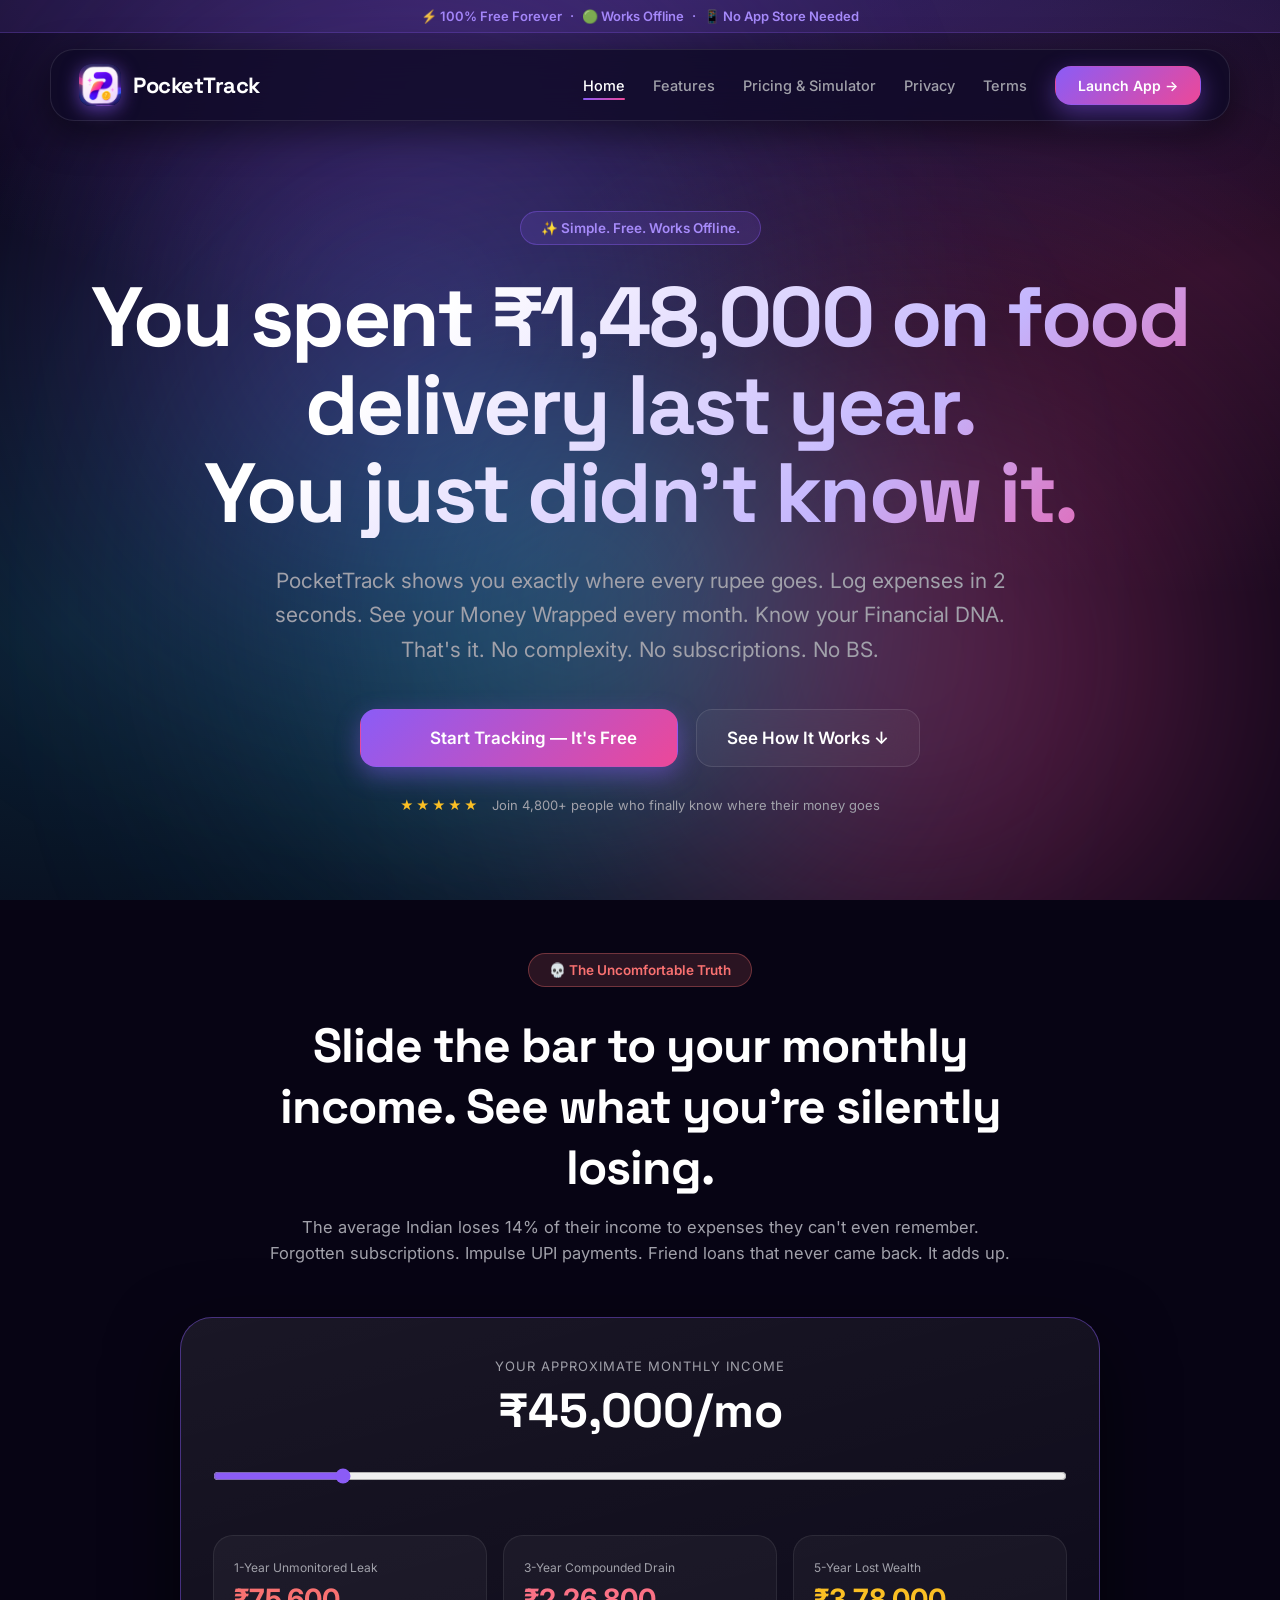
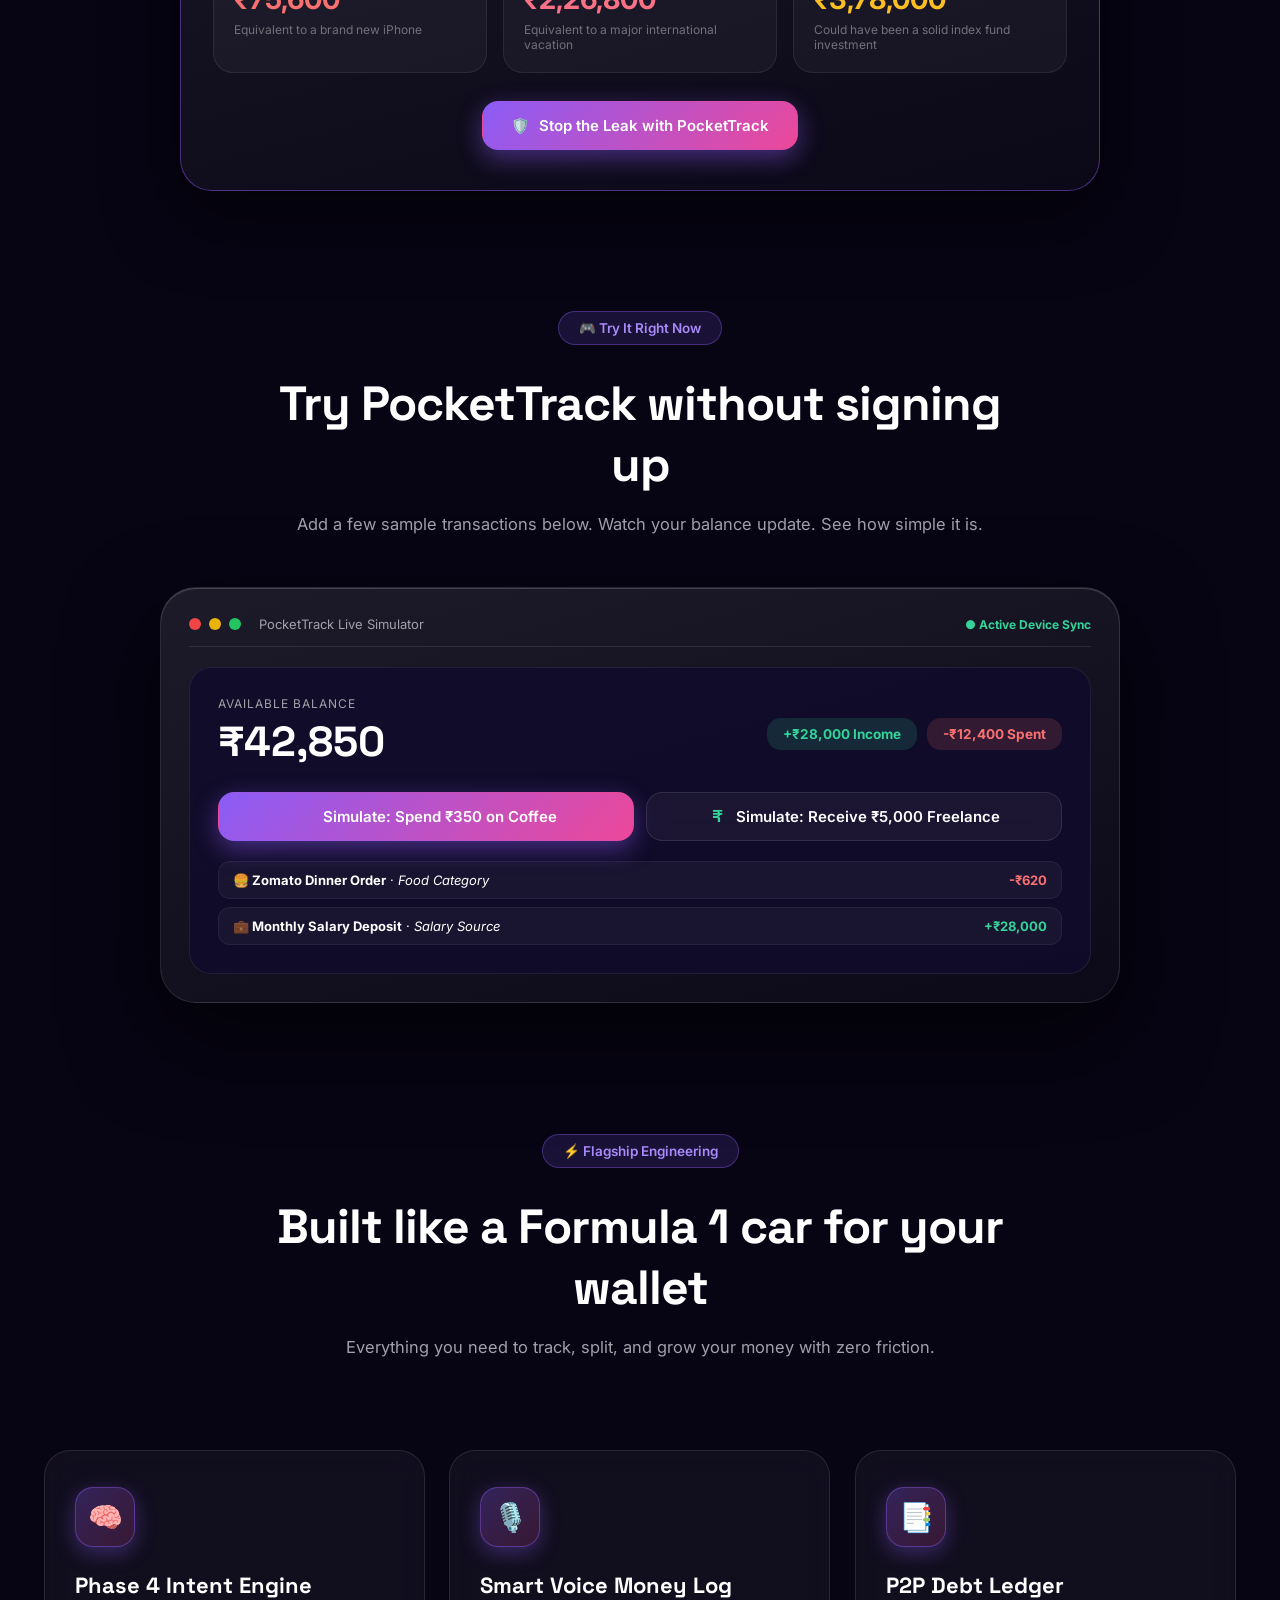
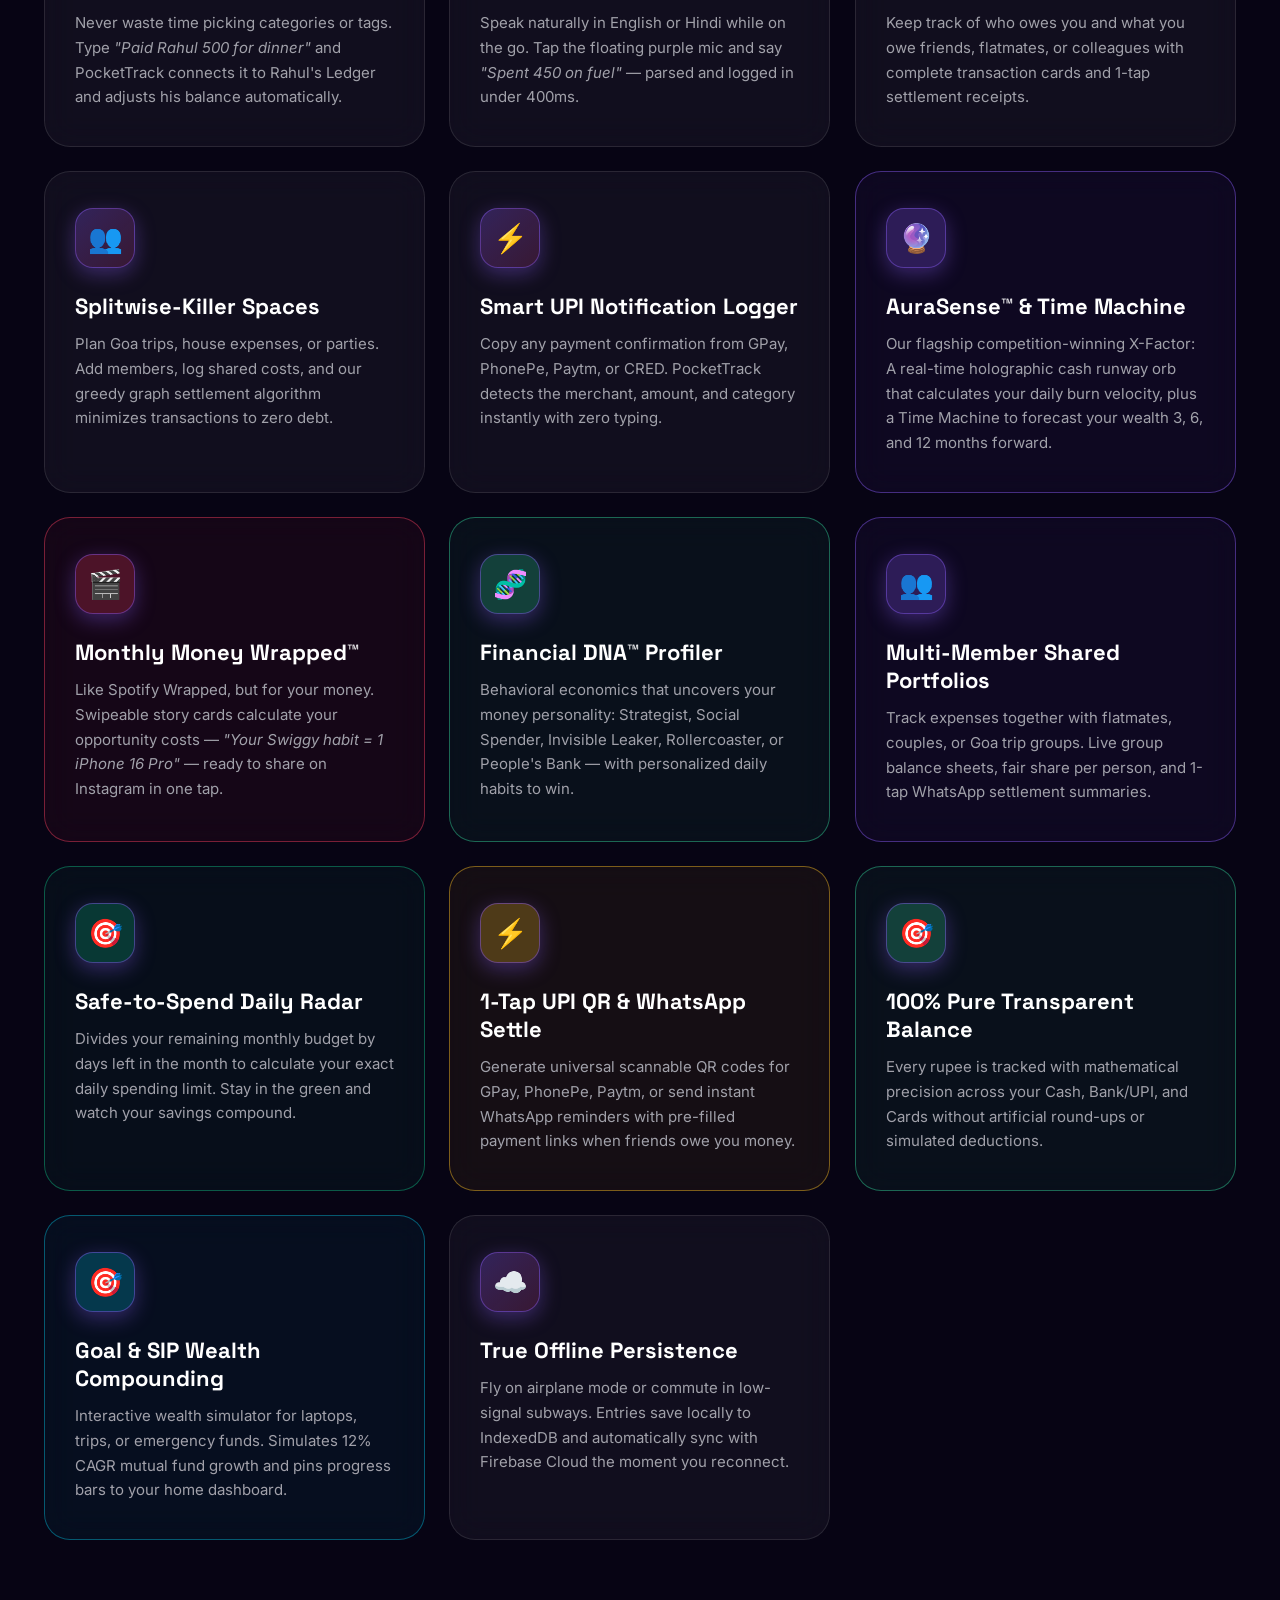
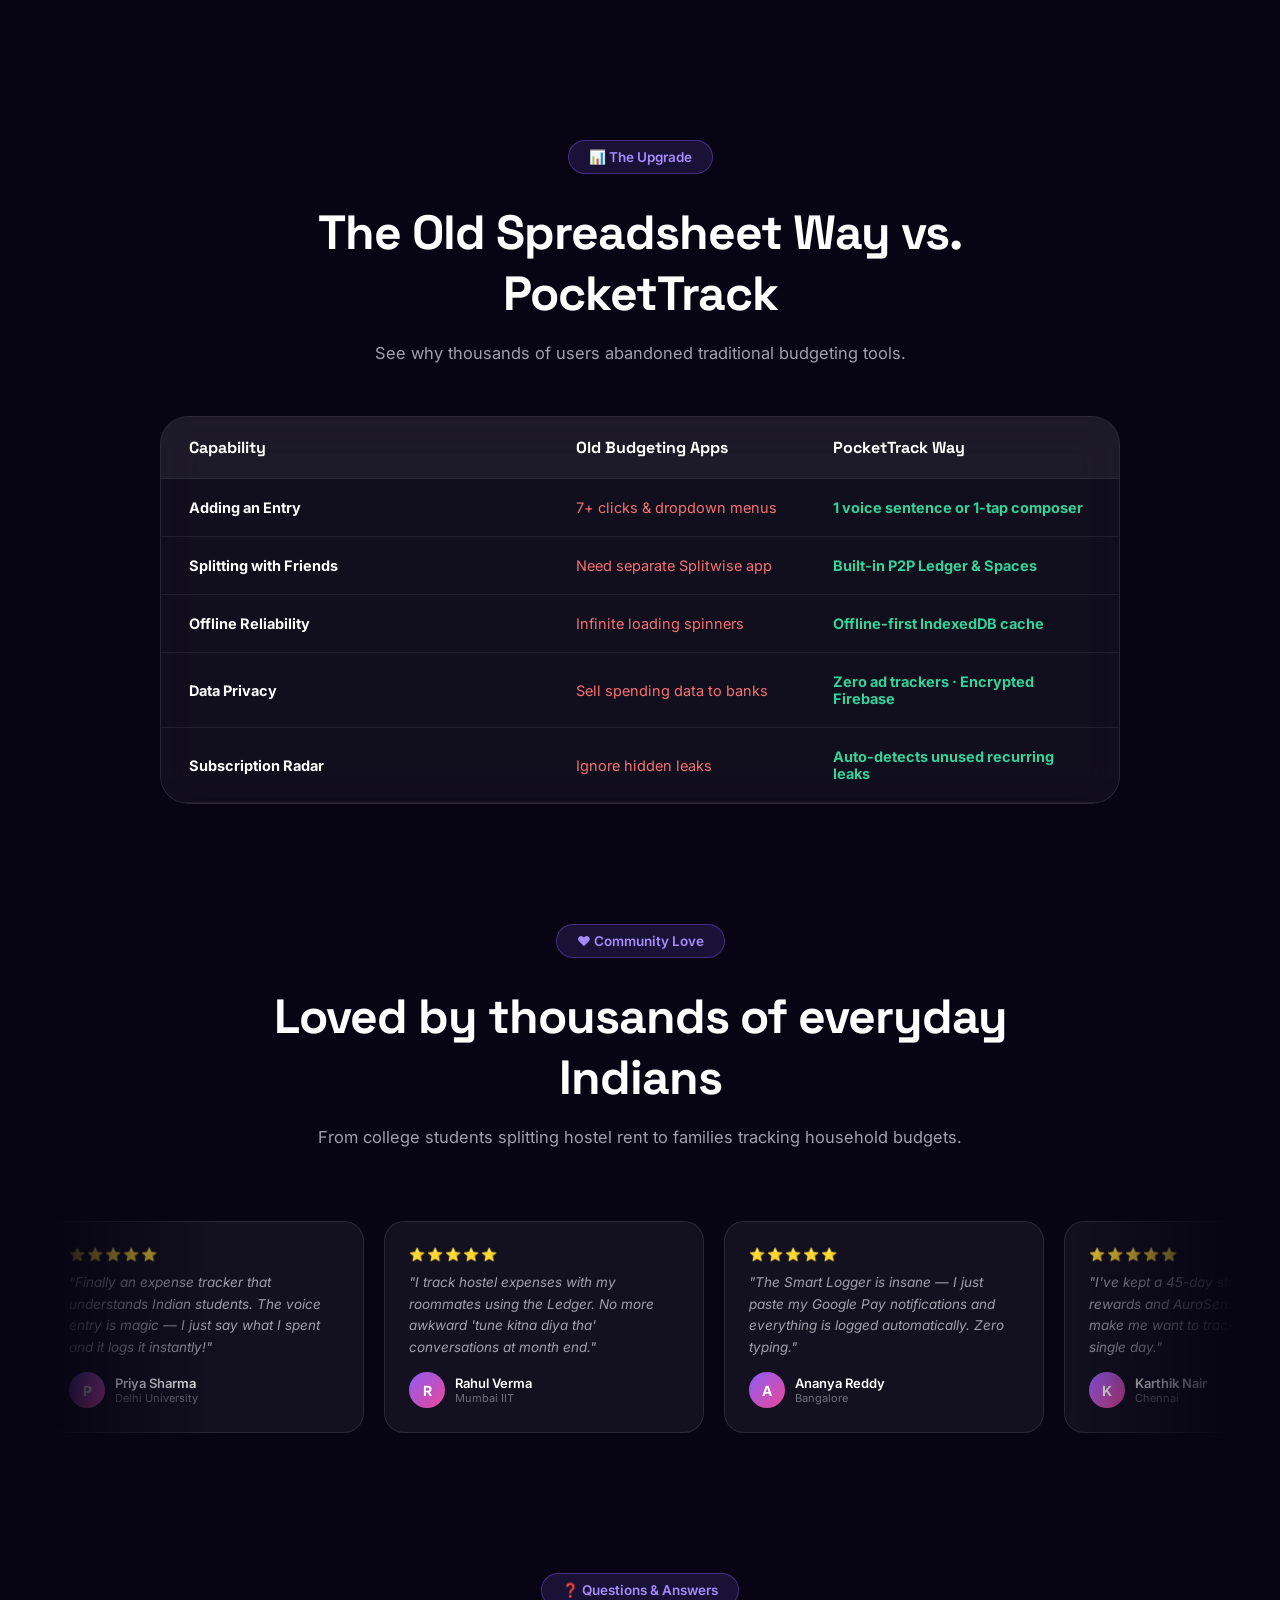
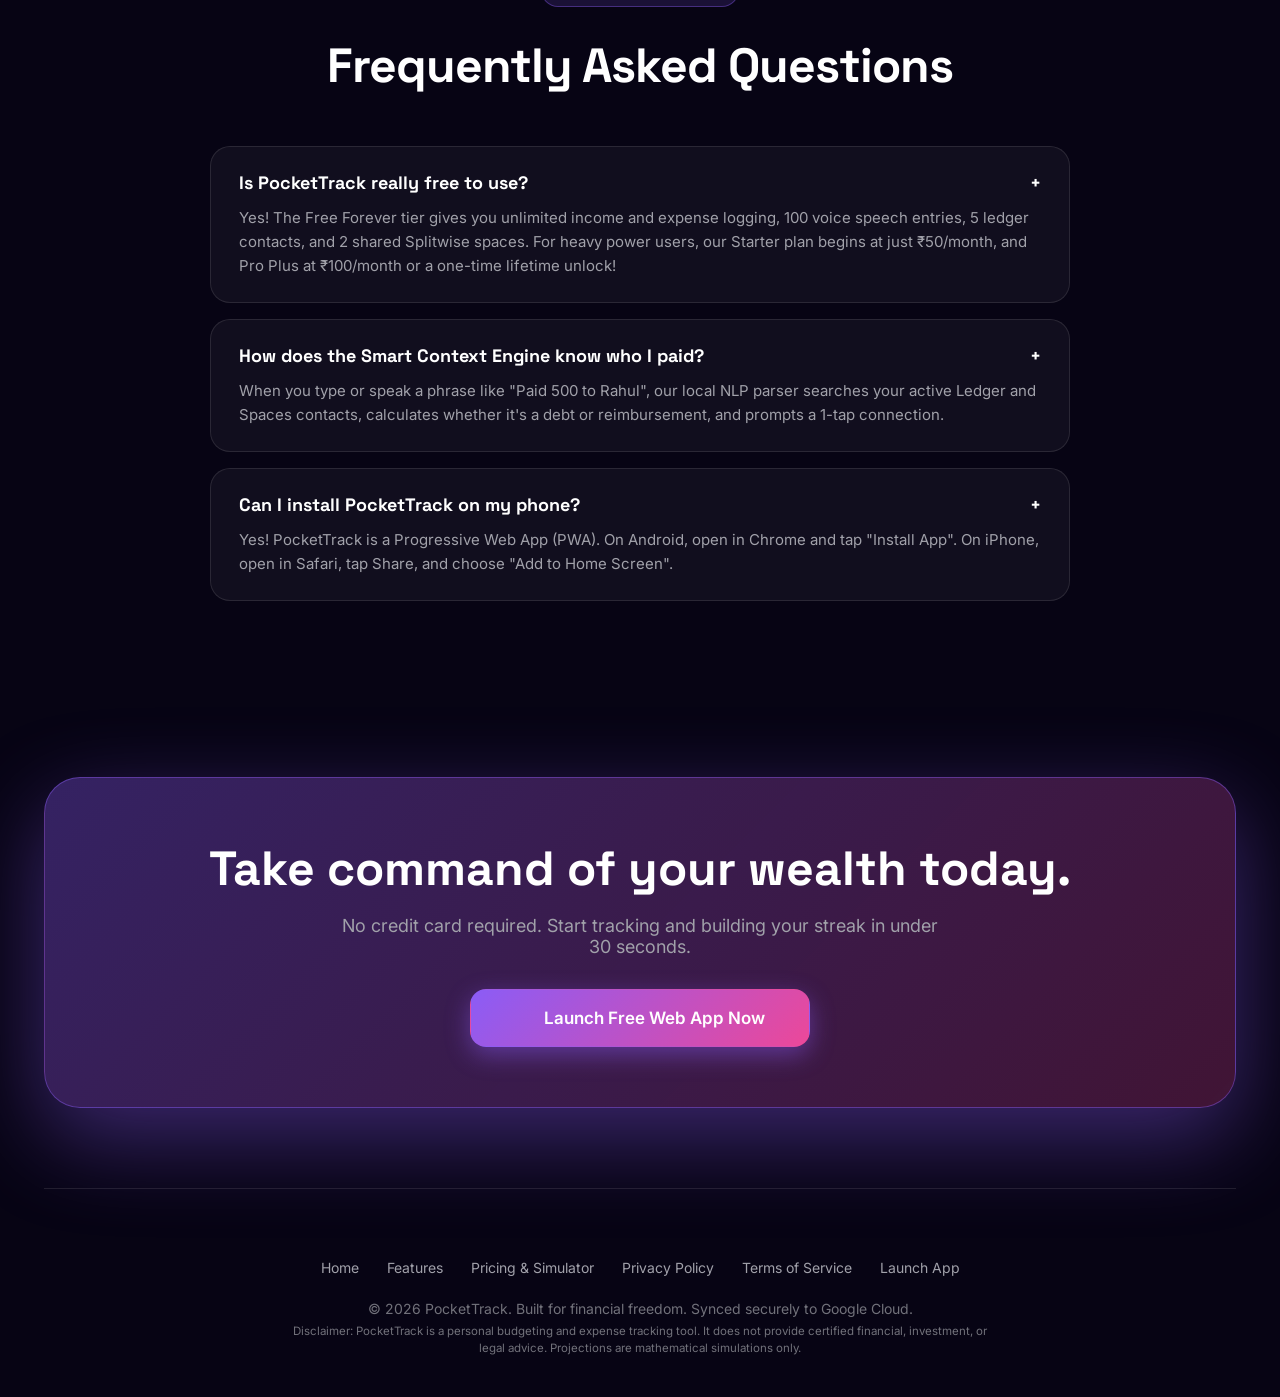
<file: website/index.html>
<!DOCTYPE html>
<html lang="en">
<head>
<meta charset="UTF-8"/>
<meta name="viewport" content="width=device-width, initial-scale=1, viewport-fit=cover"/>
<title>PocketTrack — Know Where Your Money Goes</title>
<meta name="description" content="The simplest way to track your money. Free, offline, works on any phone. Stop wondering where your salary went."/>
<link rel="manifest" href="../manifest.json"/>
<link rel="icon" type="image/png" sizes="192x192" href="../icon-192.png"/>
<link rel="apple-touch-icon" href="../icon-192.png"/>
<meta name="theme-color" content="#070414"/>
<meta name="mobile-web-app-capable" content="yes"/>
<meta name="apple-mobile-web-app-capable" content="yes"/>
<meta name="apple-mobile-web-app-status-bar-style" content="black-translucent"/>
<meta name="apple-mobile-web-app-title" content="PocketTrack"/>
<link rel="preconnect" href="https://fonts.googleapis.com">
<link href="https://fonts.googleapis.com/css2?family=Inter:wght@400;500;600;700&family=Space+Grotesk:wght@500;600;700;800&display=swap" rel="stylesheet">
<link rel="stylesheet" href="../icons.css">
<link rel="stylesheet" href="style.css">
<script>
// Check if user has already seen the landing page and launched the app before
(function() {
  try {
    var urlParams = new URLSearchParams(window.location.search);
    // Allow viewing landing page explicitly if ?landing=true or ?force=landing
    if (urlParams.get('landing') === 'true' || urlParams.get('force') === 'landing') {
      return;
    }
    if (localStorage.getItem('pockettrack_landing_seen') === 'true') {
      var loc = window.location;
      if (loc.protocol === 'file:') {
        var p = loc.pathname;
        loc.replace((p.indexOf('/website/') !== -1 || p.indexOf('\\website\\') !== -1) ? '../app.html' : 'app.html');
        return;
      }
      var path = loc.pathname || '/';
      var wIdx = path.indexOf('/website');
      if (wIdx !== -1) {
        var repo = path.substring(0, wIdx);
        loc.replace((repo ? repo : '') + '/app.html');
        return;
      }
      var repoPath = path.substring(0, path.lastIndexOf('/'));
      loc.replace((repoPath ? repoPath : '') + '/app.html');
    }
  } catch (e) {}
})();

function launchPocketTrackApp(e) {
  if (e && e.preventDefault) e.preventDefault();
  try {
    localStorage.setItem('pockettrack_landing_seen', 'true');
  } catch (err) {}
  var loc = window.location;
  if (loc.protocol === 'file:') {
    var p = loc.pathname;
    loc.href = (p.indexOf('/website/') !== -1 || p.indexOf('\\website\\') !== -1) ? '../app.html' : 'app.html';
    return false;
  }
  var path = loc.pathname || '/';
  var wIdx = path.indexOf('/website');
  if (wIdx !== -1) {
    var repo = path.substring(0, wIdx);
    loc.href = (repo ? repo : '') + '/app.html';
    return false;
  }
  var repoPath = path.substring(0, path.lastIndexOf('/'));
  loc.href = (repoPath ? repoPath : '') + '/app.html';
  return false;
}
</script>
</head>
<body>

<div class="top-bar-live">
  <span>⚡ 100% Free Forever</span>
  <span>·</span>
  <span>🟢 Works Offline</span>
  <span>·</span>
  <span>📱 No App Store Needed</span>
</div>

<div class="aurora-bg">
  <div class="aurora-orb orb-1"></div>
  <div class="aurora-orb orb-2"></div>
  <div class="aurora-orb orb-3"></div>
</div>

<div class="container">
  <header class="navbar">
    <a href="index.html" class="nav-brand">
      <img src="../icon-192.png" alt="PocketTrack" class="nav-logo">
      <span class="nav-title">PocketTrack</span>
    </a>
    <ul class="nav-links">
      <li><a href="index.html" class="nav-link active">Home</a></li>
      <li><a href="features.html" class="nav-link">Features</a></li>
      <li><a href="pricing.html" class="nav-link">Pricing &amp; Simulator</a></li>
      <li><a href="privacy.html" class="nav-link">Privacy</a></li>
      <li><a href="terms.html" class="nav-link">Terms</a></li>
      <li><a href="#" onclick="launchPocketTrackApp(event);return false;" class="btn btn-primary" style="padding:10px 22px;font-size:14px;">Launch App →</a></li>
    </ul>
  </header>

  <main>
    <!-- 1. Hero Section -->
    <section class="hero">
      <div class="pill-badge">✨ Simple. Free. Works Offline.</div>
      <h1 class="hero-title">You spent ₹1,48,000 on food delivery last year.<br>You just didn't know it.</h1>
      <p class="hero-desc">PocketTrack shows you exactly where every rupee goes. Log expenses in 2 seconds. See your Money Wrapped every month. Know your Financial DNA. That's it. No complexity. No subscriptions. No BS.</p>
      
      <div class="hero-cta-group">
        <a href="#" onclick="launchPocketTrackApp(event);return false;" class="btn btn-primary" style="padding:18px 40px;font-size:17px;"><i class="ti ti-rocket"></i> Start Tracking — It's Free</a>
        <a href="#test-drive" class="btn btn-glass" style="padding:18px 30px;font-size:17px;">See How It Works ↓</a>
      </div>

      <div class="social-proof">
        <span class="stars">★★★★★</span>
        <span>Join 4,800+ people who finally know where their money goes</span>
      </div>
    </section>

    <!-- 2. Reality Check / Money Leak Calculator -->
    <section class="reality-section">
      <div class="section-head">
        <div class="pill-badge" style="background:rgba(248,113,113,0.15);color:#f87171;border-color:rgba(248,113,113,0.35);">💀 The Uncomfortable Truth</div>
        <h2 class="section-title">Slide the bar to your monthly income. See what you're silently losing.</h2>
        <p class="section-subtitle">The average Indian loses 14% of their income to expenses they can't even remember. Forgotten subscriptions. Impulse UPI payments. Friend loans that never came back. It adds up.</p>
      </div>

      <div class="calculator-box">
        <div style="text-align:center;">
          <p style="font-size:13px;color:var(--text-muted);text-transform:uppercase;letter-spacing:1px;">Your Approximate Monthly Income</p>
          <h3 id="leak-income-val" style="font-size:48px;font-family:'Space Grotesk',sans-serif;color:#fff;margin:6px 0;">₹45,000/mo</h3>
          <input type="range" id="leak-income-slider" class="slider-styled" min="10000" max="250000" step="5000" value="45000" oninput="updateLeakCalc()"/>
        </div>

        <div class="leak-metrics-grid">
          <div class="leak-metric-card">
            <span style="font-size:12px;color:var(--text-muted);">1-Year Unmonitored Leak</span>
            <h4 id="leak-loss-1yr" style="font-size:28px;color:#f87171;margin:6px 0;">₹75,600</h4>
            <p style="font-size:12px;color:var(--text-dim);">Equivalent to a brand new iPhone</p>
          </div>
          <div class="leak-metric-card">
            <span style="font-size:12px;color:var(--text-muted);">3-Year Compounded Drain</span>
            <h4 id="leak-loss-3yr" style="font-size:28px;color:#fb7185;margin:6px 0;">₹2,26,800</h4>
            <p style="font-size:12px;color:var(--text-dim);">Equivalent to a major international vacation</p>
          </div>
          <div class="leak-metric-card">
            <span style="font-size:12px;color:var(--text-muted);">5-Year Lost Wealth</span>
            <h4 id="leak-loss-5yr" style="font-size:28px;color:var(--accent-amber);margin:6px 0;">₹3,78,000</h4>
            <p style="font-size:12px;color:var(--text-dim);">Could have been a solid index fund investment</p>
          </div>
        </div>

        <div style="text-align:center;margin-top:28px;">
          <a href="index.html" class="btn btn-primary"><i class="ti ti-shield-check"></i> Stop the Leak with PocketTrack</a>
        </div>
      </div>
    </section>

    <!-- 3. Interactive Test Drive Simulator Stage -->
    <section class="stage-section" id="test-drive">
      <div class="section-head">
        <div class="pill-badge">🎮 Try It Right Now</div>
        <h2 class="section-title">Try PocketTrack without signing up</h2>
        <p class="section-subtitle">Add a few sample transactions below. Watch your balance update. See how simple it is.</p>
      </div>

      <div class="device-mockup-wrap">
        <div style="display:flex;justify-content:space-between;align-items:center;margin-bottom:20px;border-bottom:1px solid rgba(255,255,255,0.1);padding-bottom:14px;">
          <div style="display:flex;gap:8px;align-items:center;">
            <span style="width:12px;height:12px;border-radius:50%;background:#ef4444;"></span>
            <span style="width:12px;height:12px;border-radius:50%;background:#eab308;"></span>
            <span style="width:12px;height:12px;border-radius:50%;background:#22c55e;"></span>
            <span style="font-size:13px;color:var(--text-muted);margin-left:10px;">PocketTrack Live Simulator</span>
          </div>
          <span style="font-size:12px;color:var(--accent-green);font-weight:700;">● Active Device Sync</span>
        </div>

        <div style="background:rgba(18,12,43,0.88);border-radius:22px;padding:28px;border:1px solid rgba(255,255,255,0.08);">
          <div style="display:flex;justify-content:space-between;align-items:center;margin-bottom:20px;flex-wrap:wrap;gap:12px;">
            <div>
              <p style="font-size:12px;color:var(--text-muted);text-transform:uppercase;letter-spacing:1px;">Available Balance</p>
              <h3 id="stage-sim-balance" style="font-size:42px;font-family:'Space Grotesk',sans-serif;color:#fff;margin:4px 0;">₹42,850</h3>
            </div>
            <div style="display:flex;gap:10px;">
              <span id="stage-sim-income" style="background:rgba(52,211,153,0.15);color:var(--accent-green);padding:8px 16px;border-radius:14px;font-weight:700;font-size:13.5px;">+₹28,000 Income</span>
              <span id="stage-sim-spent" style="background:rgba(248,113,113,0.15);color:#f87171;padding:8px 16px;border-radius:14px;font-weight:700;font-size:13.5px;">-₹12,400 Spent</span>
            </div>
          </div>

          <div style="display:flex;gap:12px;margin-bottom:20px;flex-wrap:wrap;">
            <button class="btn btn-primary" onclick="simTestAddExpense()" style="flex:1;"><i class="ti ti-coffee"></i> Simulate: Spend ₹350 on Coffee</button>
            <button class="btn btn-glass" onclick="simTestAddIncome()" style="flex:1;"><i class="ti ti-wallet"></i> Simulate: Receive ₹5,000 Freelance</button>
          </div>

          <div id="stage-sim-feed" style="max-height:160px;overflow-y:auto;font-size:13px;">
            <div style="background:rgba(255,255,255,0.04);padding:10px 14px;border-radius:12px;display:flex;justify-content:space-between;align-items:center;margin-bottom:8px;border:1px solid rgba(255,255,255,0.06);">
              <div><b>🍔 Zomato Dinner Order</b> · <i>Food Category</i></div>
              <div style="font-weight:700;color:#f87171">-₹620</div>
            </div>
            <div style="background:rgba(255,255,255,0.04);padding:10px 14px;border-radius:12px;display:flex;justify-content:space-between;align-items:center;border:1px solid rgba(255,255,255,0.06);">
              <div><b>💼 Monthly Salary Deposit</b> · <i>Salary Source</i></div>
              <div style="font-weight:700;color:var(--accent-green)">+₹28,000</div>
            </div>
          </div>
        </div>
      </div>
    </section>

    <!-- 4. Six Core Superpowers -->
    <section class="superpowers-section" style="padding:40px 0;">
      <div class="section-head">
        <div class="pill-badge">⚡ Flagship Engineering</div>
        <h2 class="section-title">Built like a Formula 1 car for your wallet</h2>
        <p class="section-subtitle">Everything you need to track, split, and grow your money with zero friction.</p>
      </div>

      <div class="grid-features">
        <div class="card-glass">
          <div class="card-icon-wrap">🧠</div>
          <h3 class="card-title">Phase 4 Intent Engine</h3>
          <p class="card-text">Never waste time picking categories or tags. Type <i>"Paid Rahul 500 for dinner"</i> and PocketTrack connects it to Rahul's Ledger and adjusts his balance automatically.</p>
        </div>

        <div class="card-glass">
          <div class="card-icon-wrap">🎙️</div>
          <h3 class="card-title">Smart Voice Money Log</h3>
          <p class="card-text">Speak naturally in English or Hindi while on the go. Tap the floating purple mic and say <i>"Spent 450 on fuel"</i> — parsed and logged in under 400ms.</p>
        </div>

        <div class="card-glass">
          <div class="card-icon-wrap">📑</div>
          <h3 class="card-title">P2P Debt Ledger</h3>
          <p class="card-text">Keep track of who owes you and what you owe friends, flatmates, or colleagues with complete transaction cards and 1-tap settlement receipts.</p>
        </div>

        <div class="card-glass">
          <div class="card-icon-wrap">👥</div>
          <h3 class="card-title">Splitwise-Killer Spaces</h3>
          <p class="card-text">Plan Goa trips, house expenses, or parties. Add members, log shared costs, and our greedy graph settlement algorithm minimizes transactions to zero debt.</p>
        </div>

        <div class="card-glass">
          <div class="card-icon-wrap">⚡</div>
          <h3 class="card-title">Smart UPI Notification Logger</h3>
          <p class="card-text">Copy any payment confirmation from GPay, PhonePe, Paytm, or CRED. PocketTrack detects the merchant, amount, and category instantly with zero typing.</p>
        </div>

        <div class="card-glass" style="border-color:rgba(139,92,246,0.45);background:rgba(139,92,246,0.06);">
          <div class="card-icon-wrap" style="background:rgba(139,92,246,0.25);">🔮</div>
          <h3 class="card-title">AuraSense™ &amp; Time Machine</h3>
          <p class="card-text">Our flagship competition-winning X-Factor: A real-time holographic cash runway orb that calculates your daily burn velocity, plus a Time Machine to forecast your wealth 3, 6, and 12 months forward.</p>
        </div>

        <div class="card-glass" style="border-color:rgba(244,63,94,0.45);background:rgba(244,63,94,0.06);">
          <div class="card-icon-wrap" style="background:rgba(244,63,94,0.25);">🎬</div>
          <h3 class="card-title">Monthly Money Wrapped™</h3>
          <p class="card-text">Like Spotify Wrapped, but for your money. Swipeable story cards calculate your opportunity costs — <i>"Your Swiggy habit = 1 iPhone 16 Pro"</i> — ready to share on Instagram in one tap.</p>
        </div>

        <div class="card-glass" style="border-color:rgba(52,211,153,0.45);background:rgba(52,211,153,0.06);">
          <div class="card-icon-wrap" style="background:rgba(52,211,153,0.25);">🧬</div>
          <h3 class="card-title">Financial DNA™ Profiler</h3>
          <p class="card-text">Behavioral economics that uncovers your money personality: Strategist, Social Spender, Invisible Leaker, Rollercoaster, or People's Bank — with personalized daily habits to win.</p>
        </div>

        <div class="card-glass" style="border-color:rgba(139,92,246,0.45);background:rgba(139,92,246,0.06);">
          <div class="card-icon-wrap" style="background:rgba(139,92,246,0.25);">👥</div>
          <h3 class="card-title">Multi-Member Shared Portfolios</h3>
          <p class="card-text">Track expenses together with flatmates, couples, or Goa trip groups. Live group balance sheets, fair share per person, and 1-tap WhatsApp settlement summaries.</p>
        </div>

        <div class="card-glass" style="border-color:rgba(16,185,129,0.45);background:rgba(16,185,129,0.06);">
          <div class="card-icon-wrap" style="background:rgba(16,185,129,0.25);">🎯</div>
          <h3 class="card-title">Safe-to-Spend Daily Radar</h3>
          <p class="card-text">Divides your remaining monthly budget by days left in the month to calculate your exact daily spending limit. Stay in the green and watch your savings compound.</p>
        </div>

        <div class="card-glass" style="border-color:rgba(251,191,36,0.45);background:rgba(251,191,36,0.06);">
          <div class="card-icon-wrap" style="background:rgba(251,191,36,0.25);">⚡</div>
          <h3 class="card-title">1-Tap UPI QR &amp; WhatsApp Settle</h3>
          <p class="card-text">Generate universal scannable QR codes for GPay, PhonePe, Paytm, or send instant WhatsApp reminders with pre-filled payment links when friends owe you money.</p>
        </div>

        <div class="card-glass" style="border-color:rgba(52,211,153,0.45);background:rgba(52,211,153,0.06);">
          <div class="card-icon-wrap" style="background:rgba(52,211,153,0.25);">🎯</div>
          <h3 class="card-title">100% Pure Transparent Balance</h3>
          <p class="card-text">Every rupee is tracked with mathematical precision across your Cash, Bank/UPI, and Cards without artificial round-ups or simulated deductions.</p>
        </div>

        <div class="card-glass" style="border-color:rgba(6,182,212,0.45);background:rgba(6,182,212,0.06);">
          <div class="card-icon-wrap" style="background:rgba(6,182,212,0.25);">🎯</div>
          <h3 class="card-title">Goal &amp; SIP Wealth Compounding</h3>
          <p class="card-text">Interactive wealth simulator for laptops, trips, or emergency funds. Simulates 12% CAGR mutual fund growth and pins progress bars to your home dashboard.</p>
        </div>

        <div class="card-glass">
          <div class="card-icon-wrap">☁️</div>
          <h3 class="card-title">True Offline Persistence</h3>
          <p class="card-text">Fly on airplane mode or commute in low-signal subways. Entries save locally to IndexedDB and automatically sync with Firebase Cloud the moment you reconnect.</p>
        </div>
      </div>
    </section>

    <!-- 5. Old Way vs PocketTrack Way Comparison -->
    <section class="comparison-section">
      <div class="section-head">
        <div class="pill-badge">📊 The Upgrade</div>
        <h2 class="section-title">The Old Spreadsheet Way vs. PocketTrack</h2>
        <p class="section-subtitle">See why thousands of users abandoned traditional budgeting tools.</p>
      </div>

      <div class="comparison-table-wrap">
        <div class="comp-row comp-head">
          <div>Capability</div>
          <div>Old Budgeting Apps</div>
          <div>PocketTrack Way</div>
        </div>
        <div class="comp-row">
          <div><b>Adding an Entry</b></div>
          <div class="comp-bad">7+ clicks &amp; dropdown menus</div>
          <div class="comp-good">1 voice sentence or 1-tap composer</div>
        </div>
        <div class="comp-row">
          <div><b>Splitting with Friends</b></div>
          <div class="comp-bad">Need separate Splitwise app</div>
          <div class="comp-good">Built-in P2P Ledger &amp; Spaces</div>
        </div>
        <div class="comp-row">
          <div><b>Offline Reliability</b></div>
          <div class="comp-bad">Infinite loading spinners</div>
          <div class="comp-good">Offline-first IndexedDB cache</div>
        </div>
        <div class="comp-row">
          <div><b>Data Privacy</b></div>
          <div class="comp-bad">Sell spending data to banks</div>
          <div class="comp-good">Zero ad trackers · Encrypted Firebase</div>
        </div>
        <div class="comp-row">
          <div><b>Subscription Radar</b></div>
          <div class="comp-bad">Ignore hidden leaks</div>
          <div class="comp-good">Auto-detects unused recurring leaks</div>
        </div>
      </div>
    </section>

    <!-- 6. Infinite Testimonials Marquee -->
    <section class="superpowers-section" style="padding:40px 0;">
      <div class="section-head">
        <div class="pill-badge">❤️ Community Love</div>
        <h2 class="section-title">Loved by thousands of everyday Indians</h2>
        <p class="section-subtitle">From college students splitting hostel rent to families tracking household budgets.</p>
      </div>

      <div class="testimonials-marquee-wrap">
        <div class="testimonials-track">
          <!-- Card 1 -->
          <div class="testimonial-card">
            <div class="testimonial-stars">⭐⭐⭐⭐⭐</div>
            <div class="testimonial-text">"Finally an expense tracker that understands Indian students. The voice entry is magic — I just say what I spent and it logs it instantly!"</div>
            <div class="testimonial-author">
              <div class="testimonial-avatar">P</div>
              <div><div class="testimonial-name">Priya Sharma</div><div class="testimonial-location">Delhi University</div></div>
            </div>
          </div>
          <!-- Card 2 -->
          <div class="testimonial-card">
            <div class="testimonial-stars">⭐⭐⭐⭐⭐</div>
            <div class="testimonial-text">"I track hostel expenses with my roommates using the Ledger. No more awkward 'tune kitna diya tha' conversations at month end."</div>
            <div class="testimonial-author">
              <div class="testimonial-avatar">R</div>
              <div><div class="testimonial-name">Rahul Verma</div><div class="testimonial-location">Mumbai IIT</div></div>
            </div>
          </div>
          <!-- Card 3 -->
          <div class="testimonial-card">
            <div class="testimonial-stars">⭐⭐⭐⭐⭐</div>
            <div class="testimonial-text">"The Smart Logger is insane — I just paste my Google Pay notifications and everything is logged automatically. Zero typing."</div>
            <div class="testimonial-author">
              <div class="testimonial-avatar">A</div>
              <div><div class="testimonial-name">Ananya Reddy</div><div class="testimonial-location">Bangalore</div></div>
            </div>
          </div>
          <!-- Card 4 -->
          <div class="testimonial-card">
            <div class="testimonial-stars">⭐⭐⭐⭐⭐</div>
            <div class="testimonial-text">"I've kept a 45-day streak going. The rewards and AuraSense horizon actually make me want to track money every single day."</div>
            <div class="testimonial-author">
              <div class="testimonial-avatar">K</div>
              <div><div class="testimonial-name">Karthik Nair</div><div class="testimonial-location">Chennai</div></div>
            </div>
          </div>
          <!-- Duplicate for infinite rolling loop -->
          <div class="testimonial-card">
            <div class="testimonial-stars">⭐⭐⭐⭐⭐</div>
            <div class="testimonial-text">"Finally an expense tracker that understands Indian students. The voice entry is magic — I just say what I spent and it logs it instantly!"</div>
            <div class="testimonial-author">
              <div class="testimonial-avatar">P</div>
              <div><div class="testimonial-name">Priya Sharma</div><div class="testimonial-location">Delhi University</div></div>
            </div>
          </div>
          <div class="testimonial-card">
            <div class="testimonial-stars">⭐⭐⭐⭐⭐</div>
            <div class="testimonial-text">"I track hostel expenses with my roommates using the Ledger. No more awkward 'tune kitna diya tha' conversations at month end."</div>
            <div class="testimonial-author">
              <div class="testimonial-avatar">R</div>
              <div><div class="testimonial-name">Rahul Verma</div><div class="testimonial-location">Mumbai IIT</div></div>
            </div>
          </div>
        </div>
      </div>
    </section>

    <!-- 7. FAQ Section -->
    <section class="faq-section" id="faq">
      <div class="section-head">
        <div class="pill-badge">❓ Questions &amp; Answers</div>
        <h2 class="section-title">Frequently Asked Questions</h2>
      </div>

      <div class="faq-item">
        <div class="faq-q"><span>Is PocketTrack really free to use?</span><span>+</span></div>
        <div class="faq-a">Yes! The Free Forever tier gives you unlimited income and expense logging, 100 voice speech entries, 5 ledger contacts, and 2 shared Splitwise spaces. For heavy power users, our Starter plan begins at just ₹50/month, and Pro Plus at ₹100/month or a one-time lifetime unlock!</div>
      </div>

      <div class="faq-item">
        <div class="faq-q"><span>How does the Smart Context Engine know who I paid?</span><span>+</span></div>
        <div class="faq-a">When you type or speak a phrase like "Paid 500 to Rahul", our local NLP parser searches your active Ledger and Spaces contacts, calculates whether it's a debt or reimbursement, and prompts a 1-tap connection.</div>
      </div>

      <div class="faq-item">
        <div class="faq-q"><span>Can I install PocketTrack on my phone?</span><span>+</span></div>
        <div class="faq-a">Yes! PocketTrack is a Progressive Web App (PWA). On Android, open in Chrome and tap "Install App". On iPhone, open in Safari, tap Share, and choose "Add to Home Screen".</div>
      </div>
    </section>

    <!-- 7. Call To Action Banner -->
    <section class="cta-banner">
      <h2 style="font-size:clamp(32px, 4.5vw, 48px);font-family:'Space Grotesk',sans-serif;margin-bottom:16px;">Take command of your wealth today.</h2>
      <p style="font-size:18px;color:var(--text-muted);max-width:600px;margin:0 auto 32px;">No credit card required. Start tracking and building your streak in under 30 seconds.</p>
      <a href="#" onclick="launchPocketTrackApp(event);return false;" class="btn btn-primary" style="padding:18px 44px;font-size:17px;"><i class="ti ti-rocket"></i> Launch Free Web App Now</a>
    </section>
  </main>

  <!-- 8. Footer -->
  <footer class="footer-site">
    <div class="footer-links">
      <a href="index.html">Home</a>
      <a href="features.html">Features</a>
      <a href="pricing.html">Pricing &amp; Simulator</a>
      <a href="privacy.html">Privacy Policy</a>
      <a href="terms.html">Terms of Service</a>
      <a href="#" onclick="launchPocketTrackApp(event);return false;">Launch App</a>
    </div>
    <p style="margin-bottom:6px;">© 2026 PocketTrack. Built for financial freedom. Synced securely to Google Cloud.</p>
    <p style="font-size:11.5px;color:var(--text-dim);max-width:720px;margin:0 auto;line-height:1.5;">Disclaimer: PocketTrack is a personal budgeting and expense tracking tool. It does not provide certified financial, investment, or legal advice. Projections are mathematical simulations only.</p>
  </footer>
</div>

<script src="main.js"></script>
<script>
if ('serviceWorker' in navigator) {
  window.addEventListener('load', function() {
    navigator.serviceWorker.register('../sw.js').catch(function() {});
  });
}
</script>
</body>
</html>
</file>
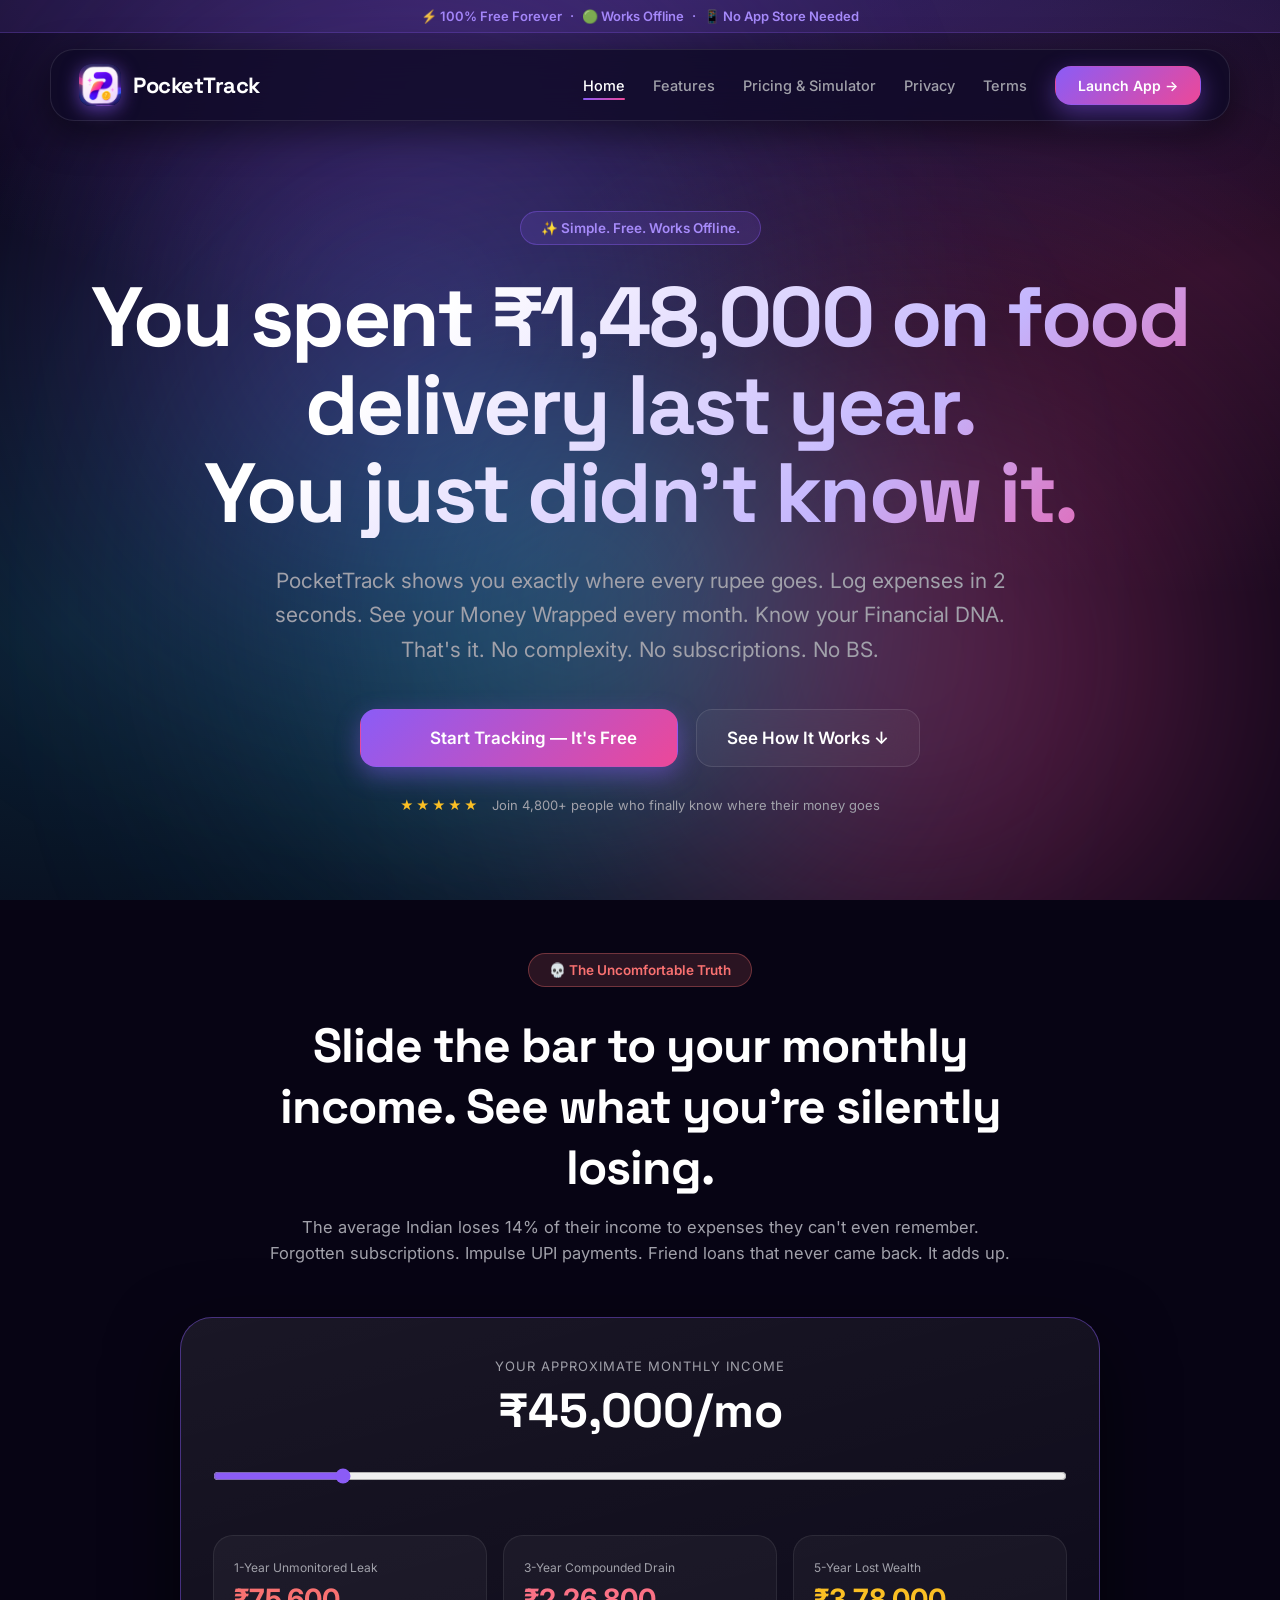
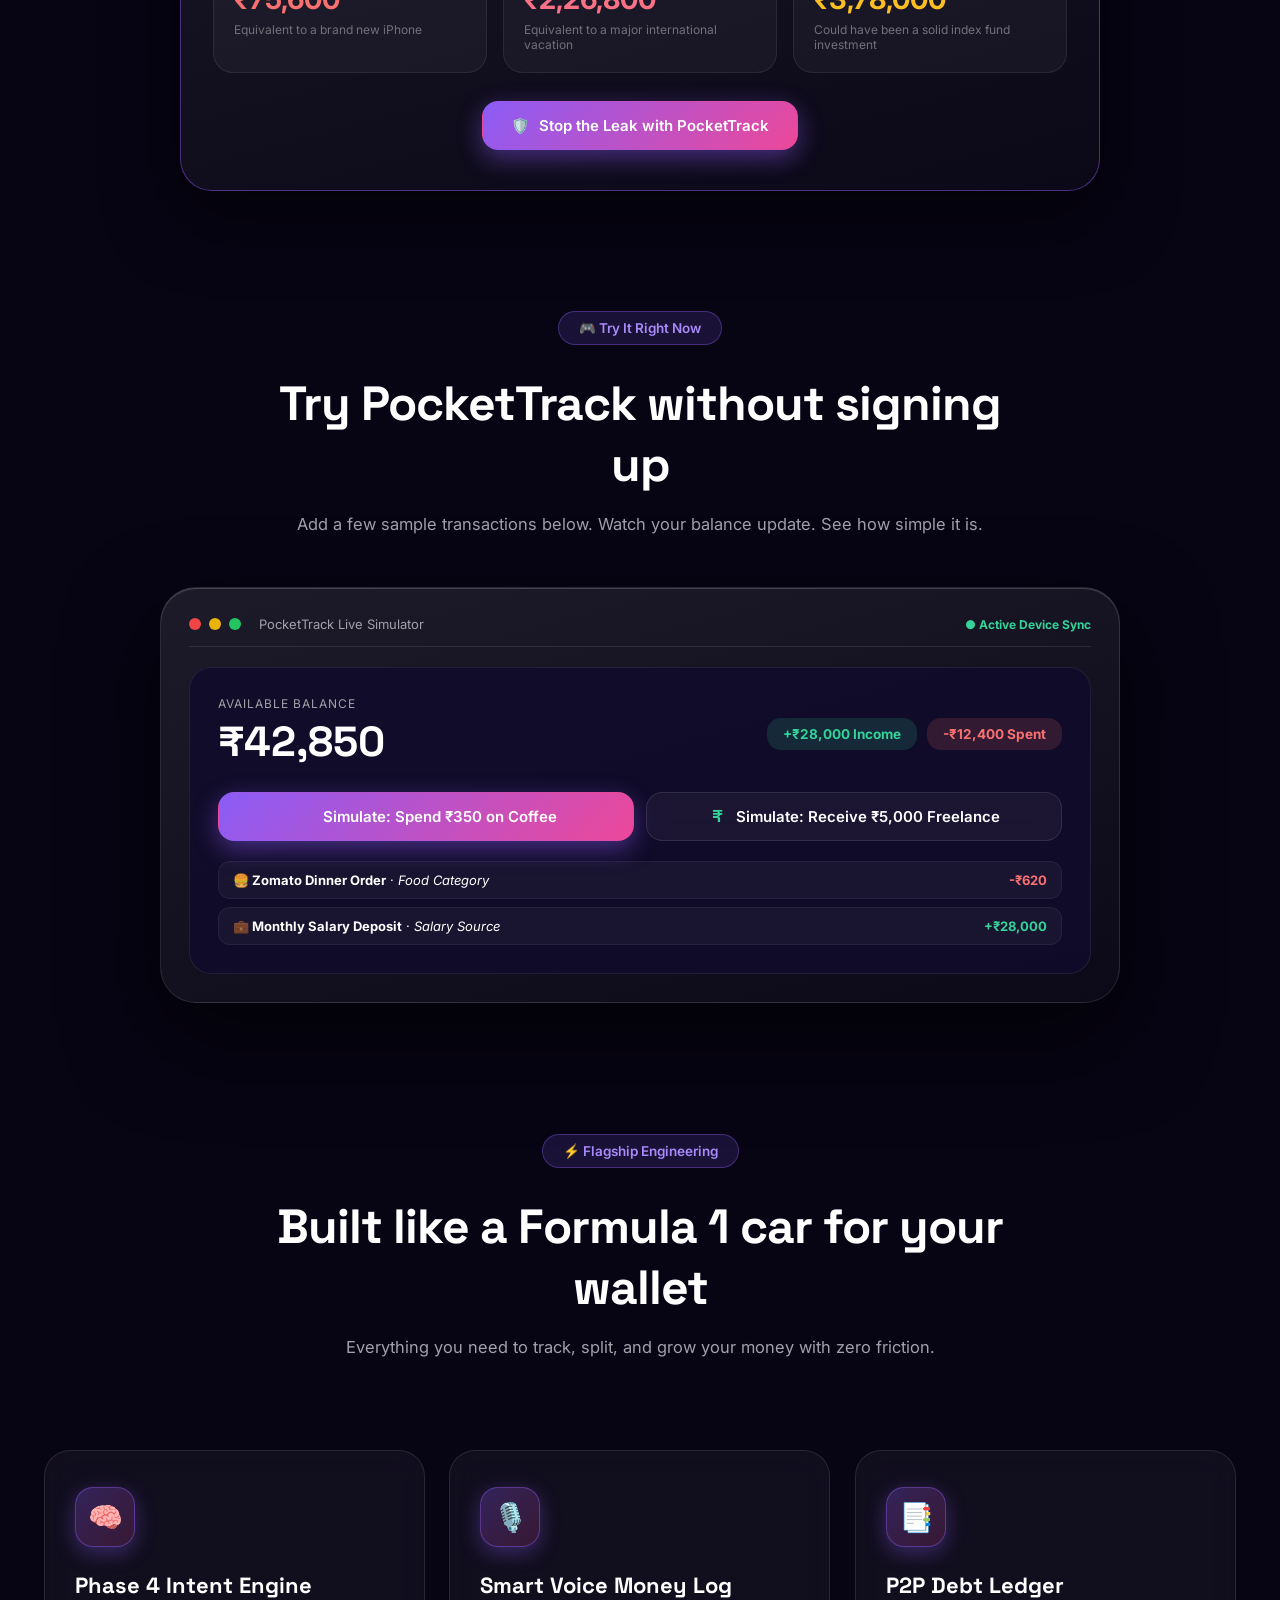
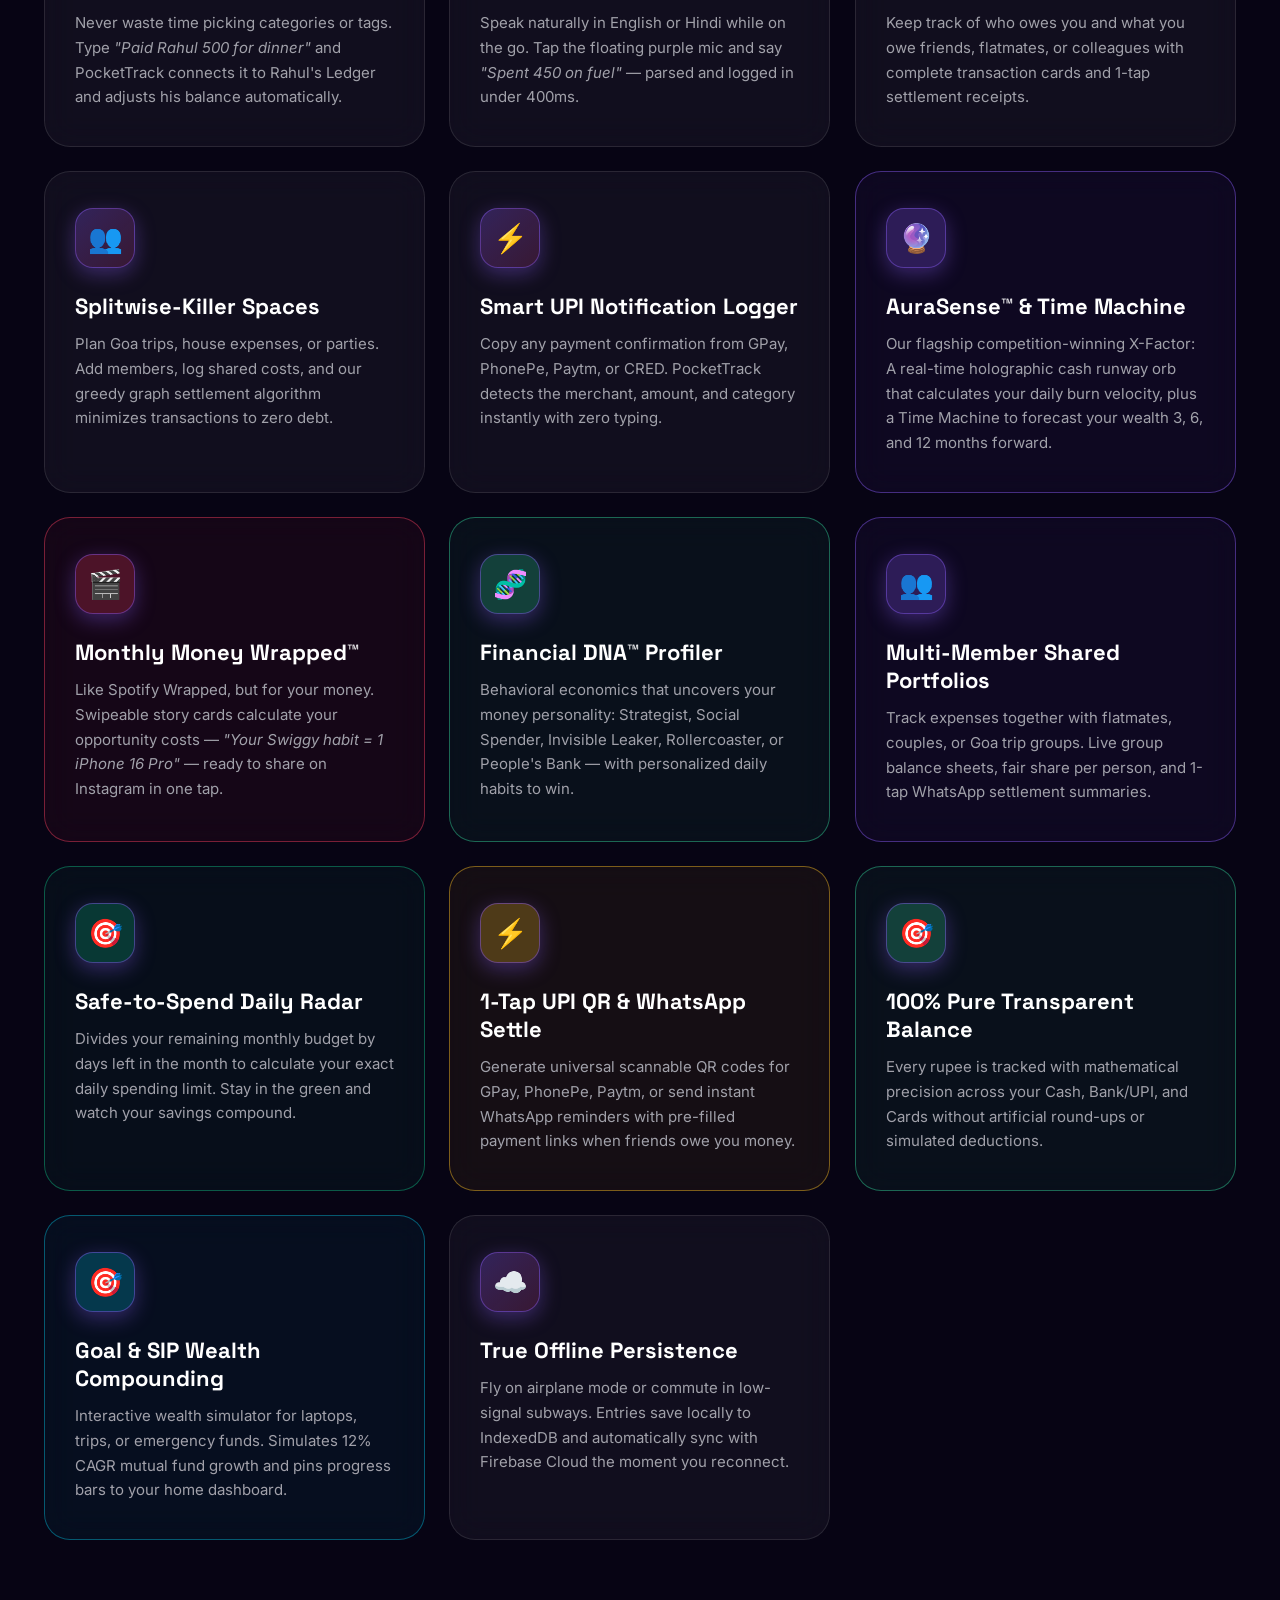
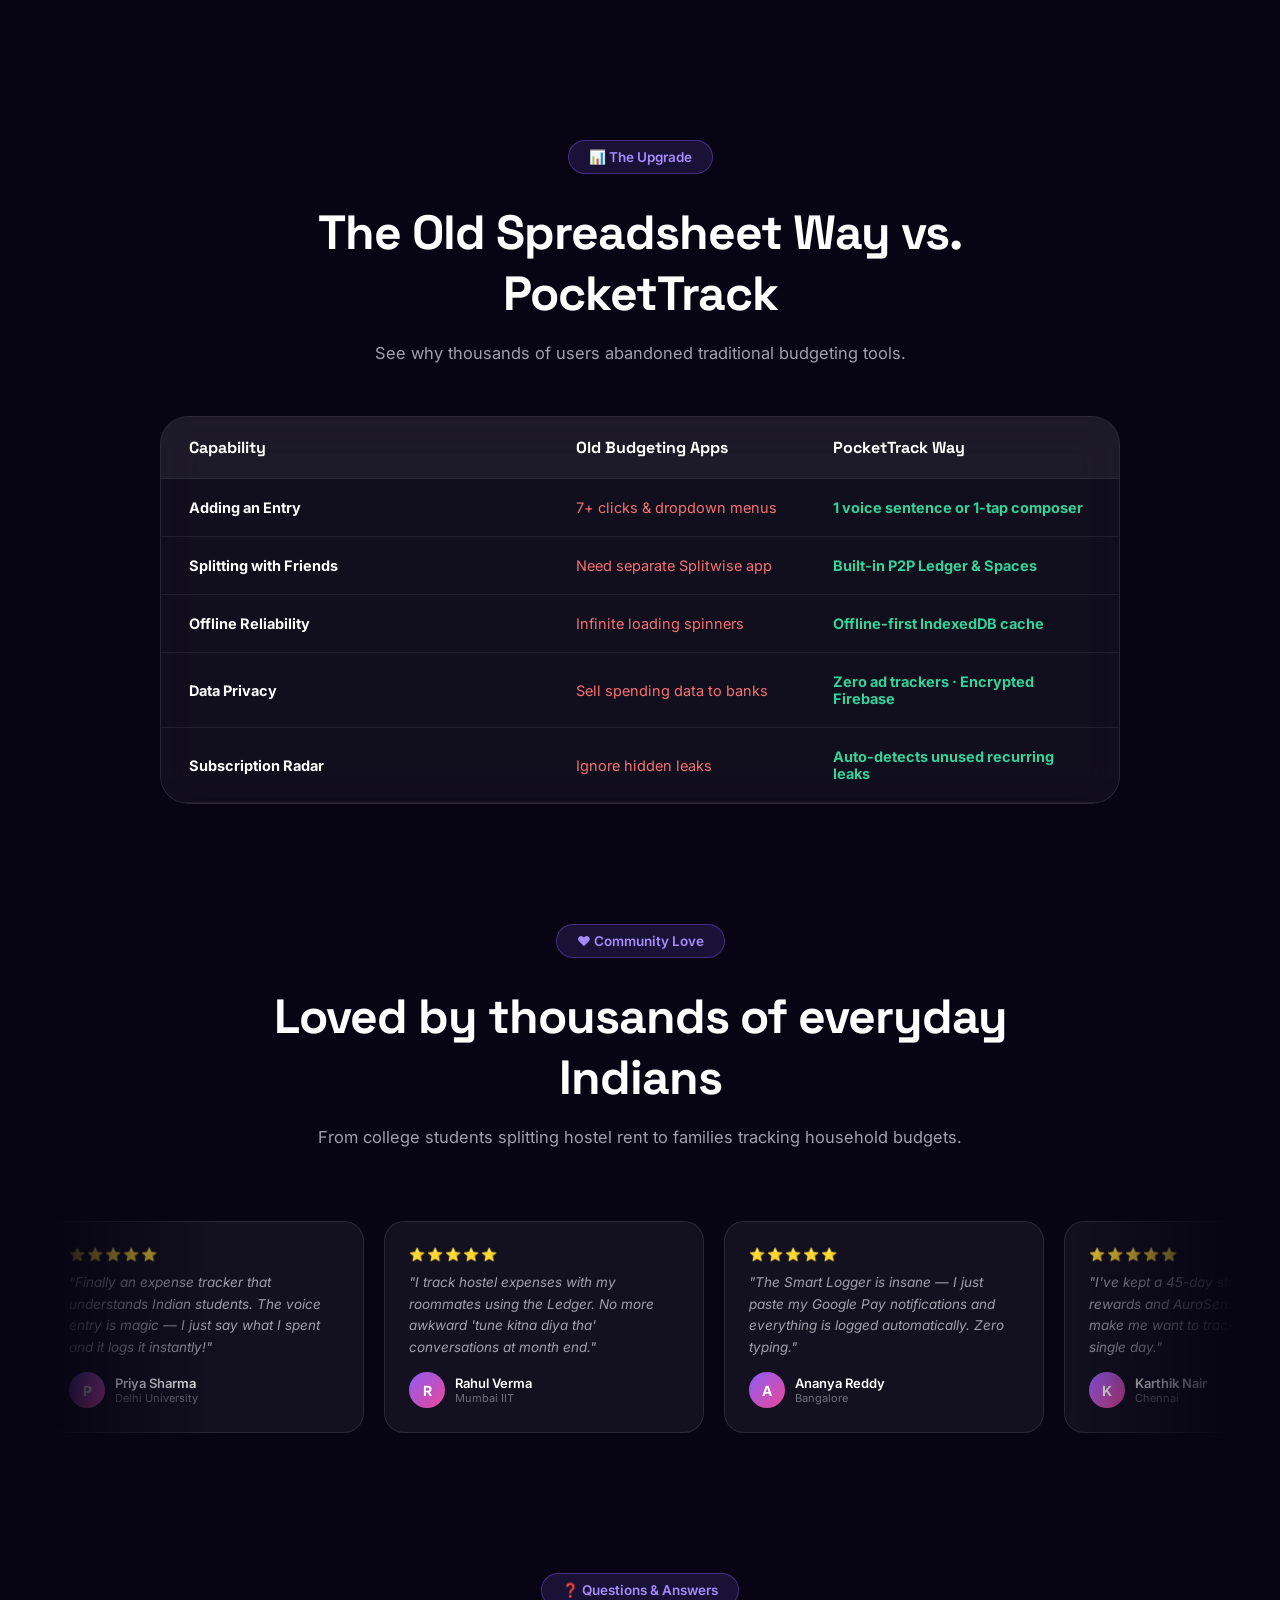
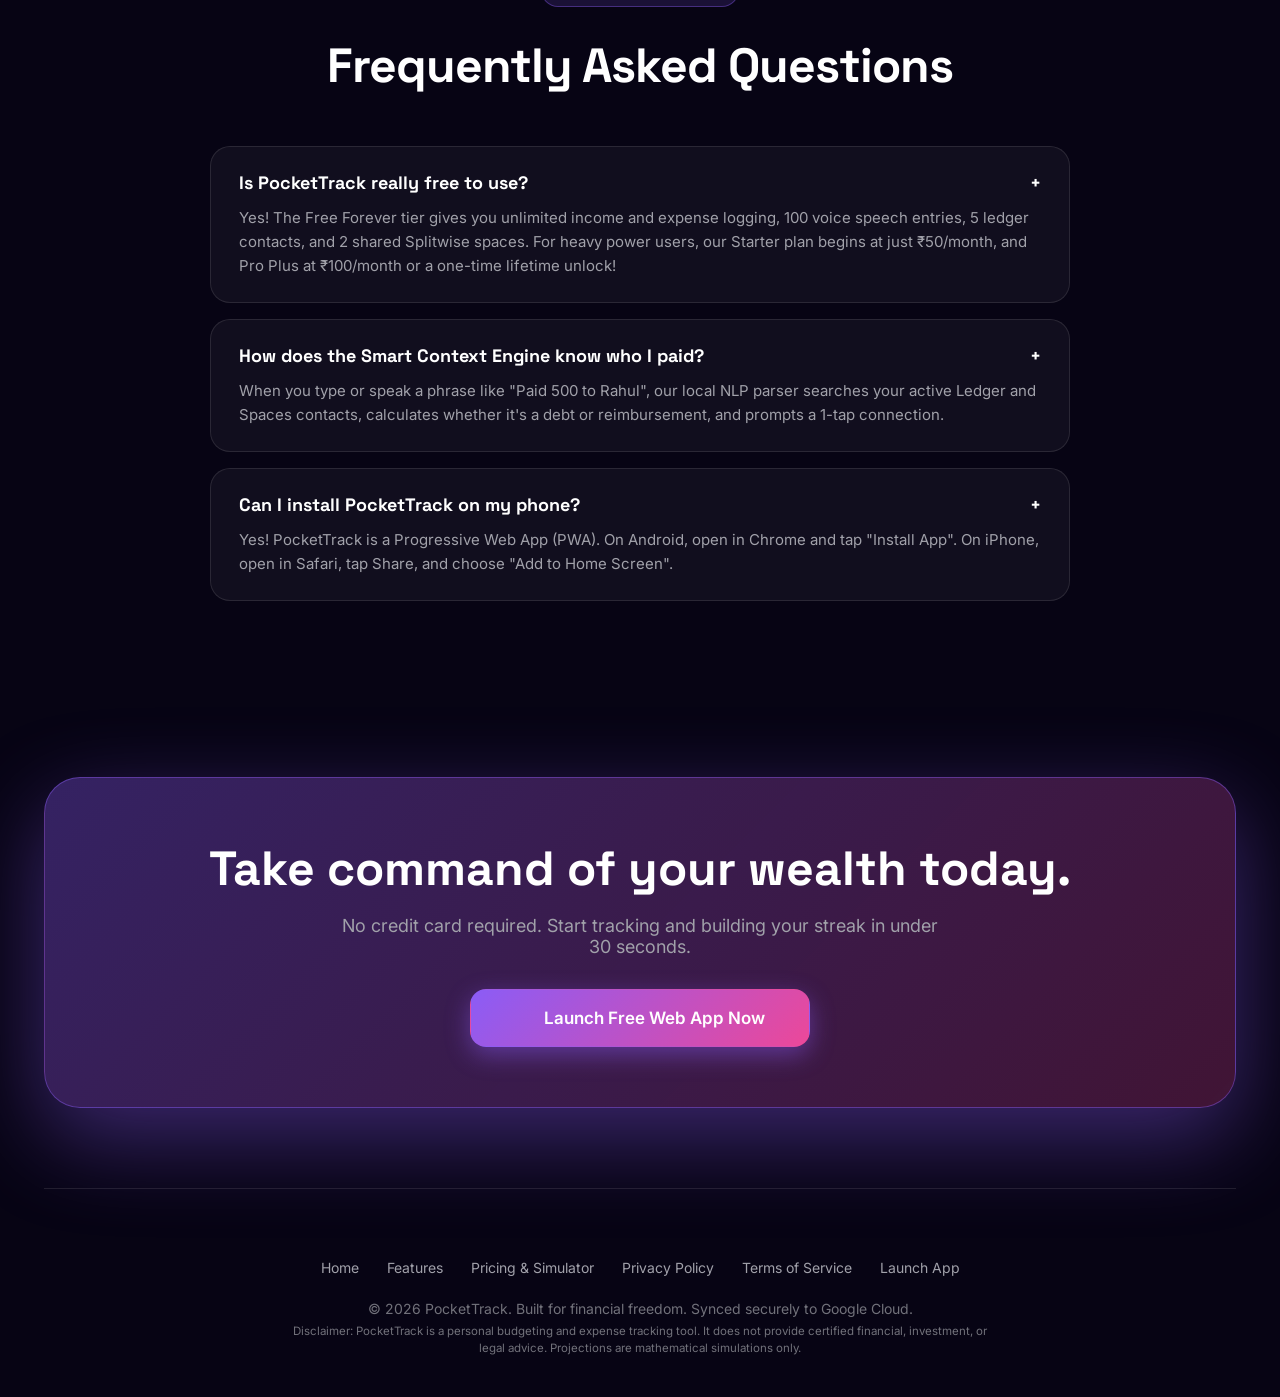
<file: landing.html>
<!DOCTYPE html>
<html lang="en">
<head>
<meta charset="UTF-8"/>
<meta http-equiv="refresh" content="0; url=website/index.html"/>
<link rel="canonical" href="website/index.html"/>
<title>PocketTrack — Know Where Your Money Goes</title>
<script>
  (function() {
    var dest = 'website/index.html' + window.location.search + window.location.hash;
    window.location.replace(dest);
  })();
</script>
</head>
<body style="background:#070414;color:#fff;font-family:sans-serif;display:flex;align-items:center;justify-content:center;height:100vh;margin:0;">
  <p>Redirecting to <a href="website/index.html" style="color:#8b5cf6;">PocketTrack Showcase</a>...</p>
</body>
</html>
</file>
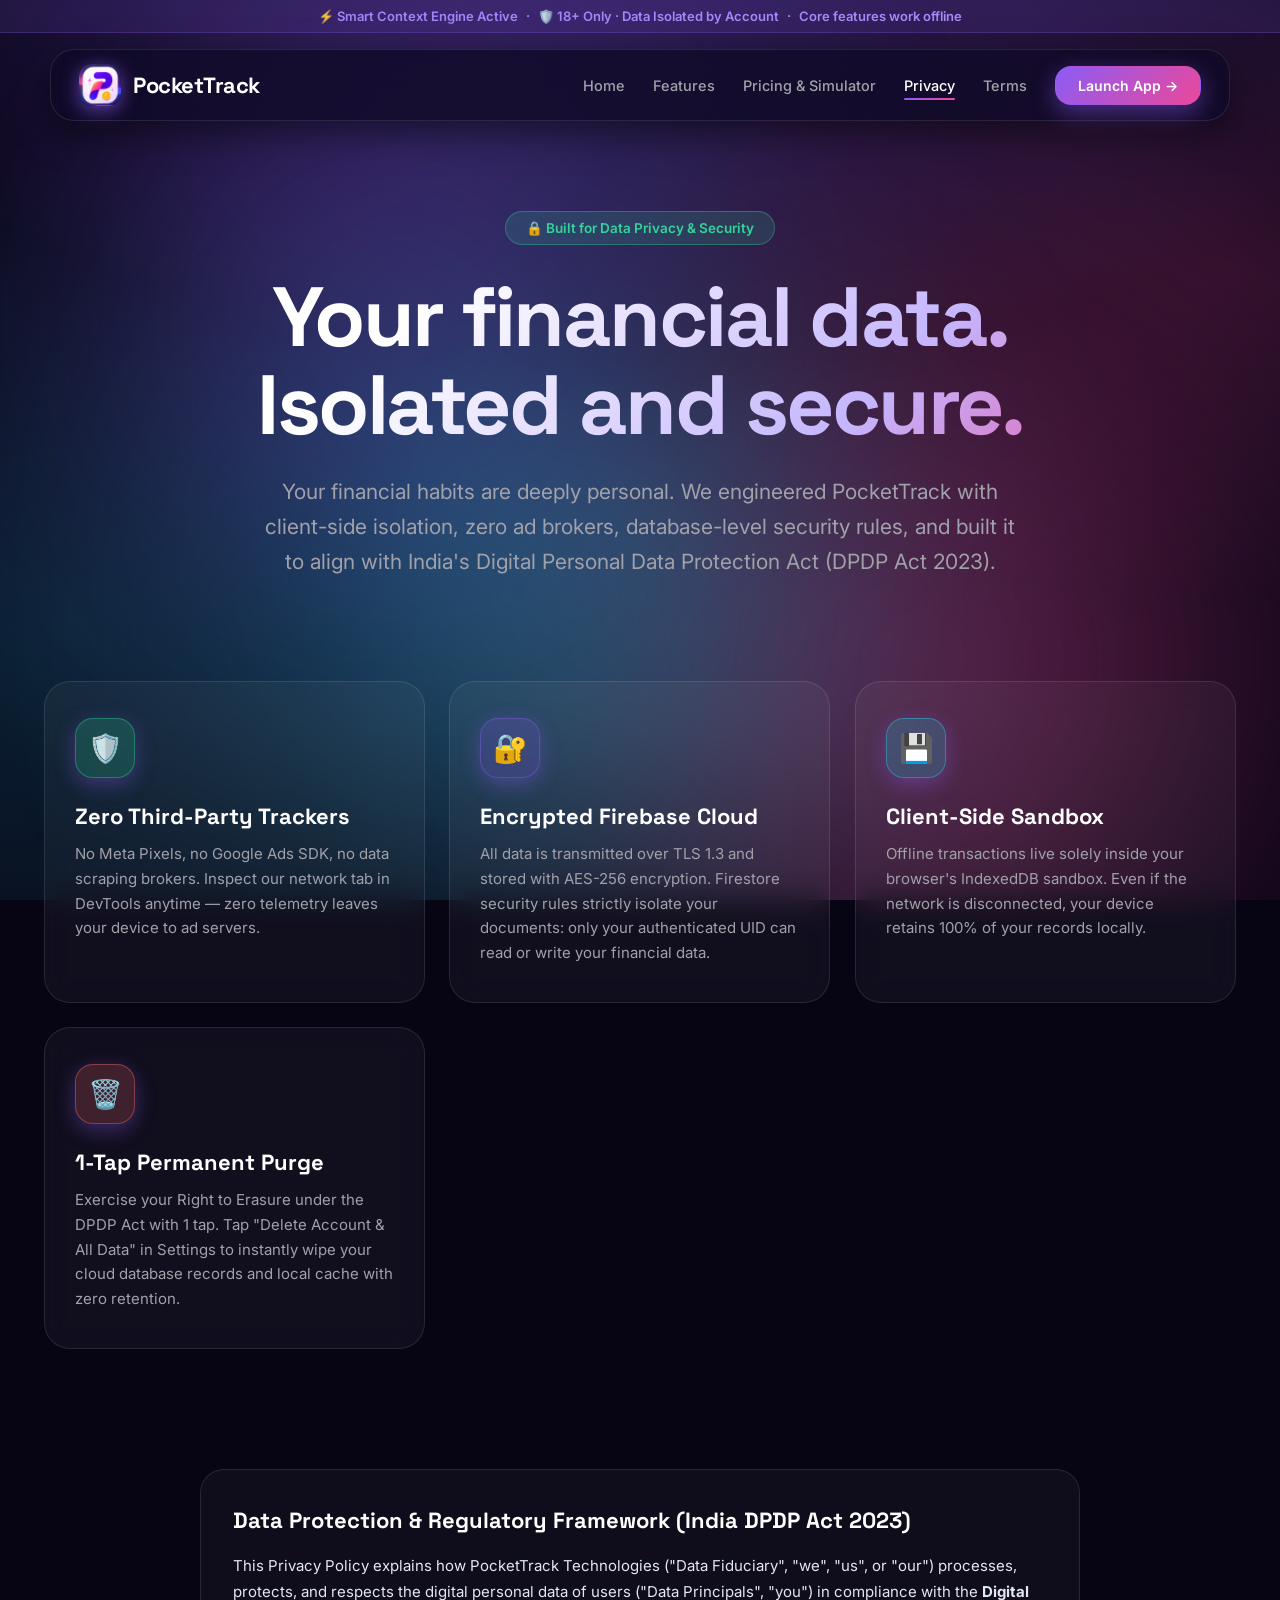
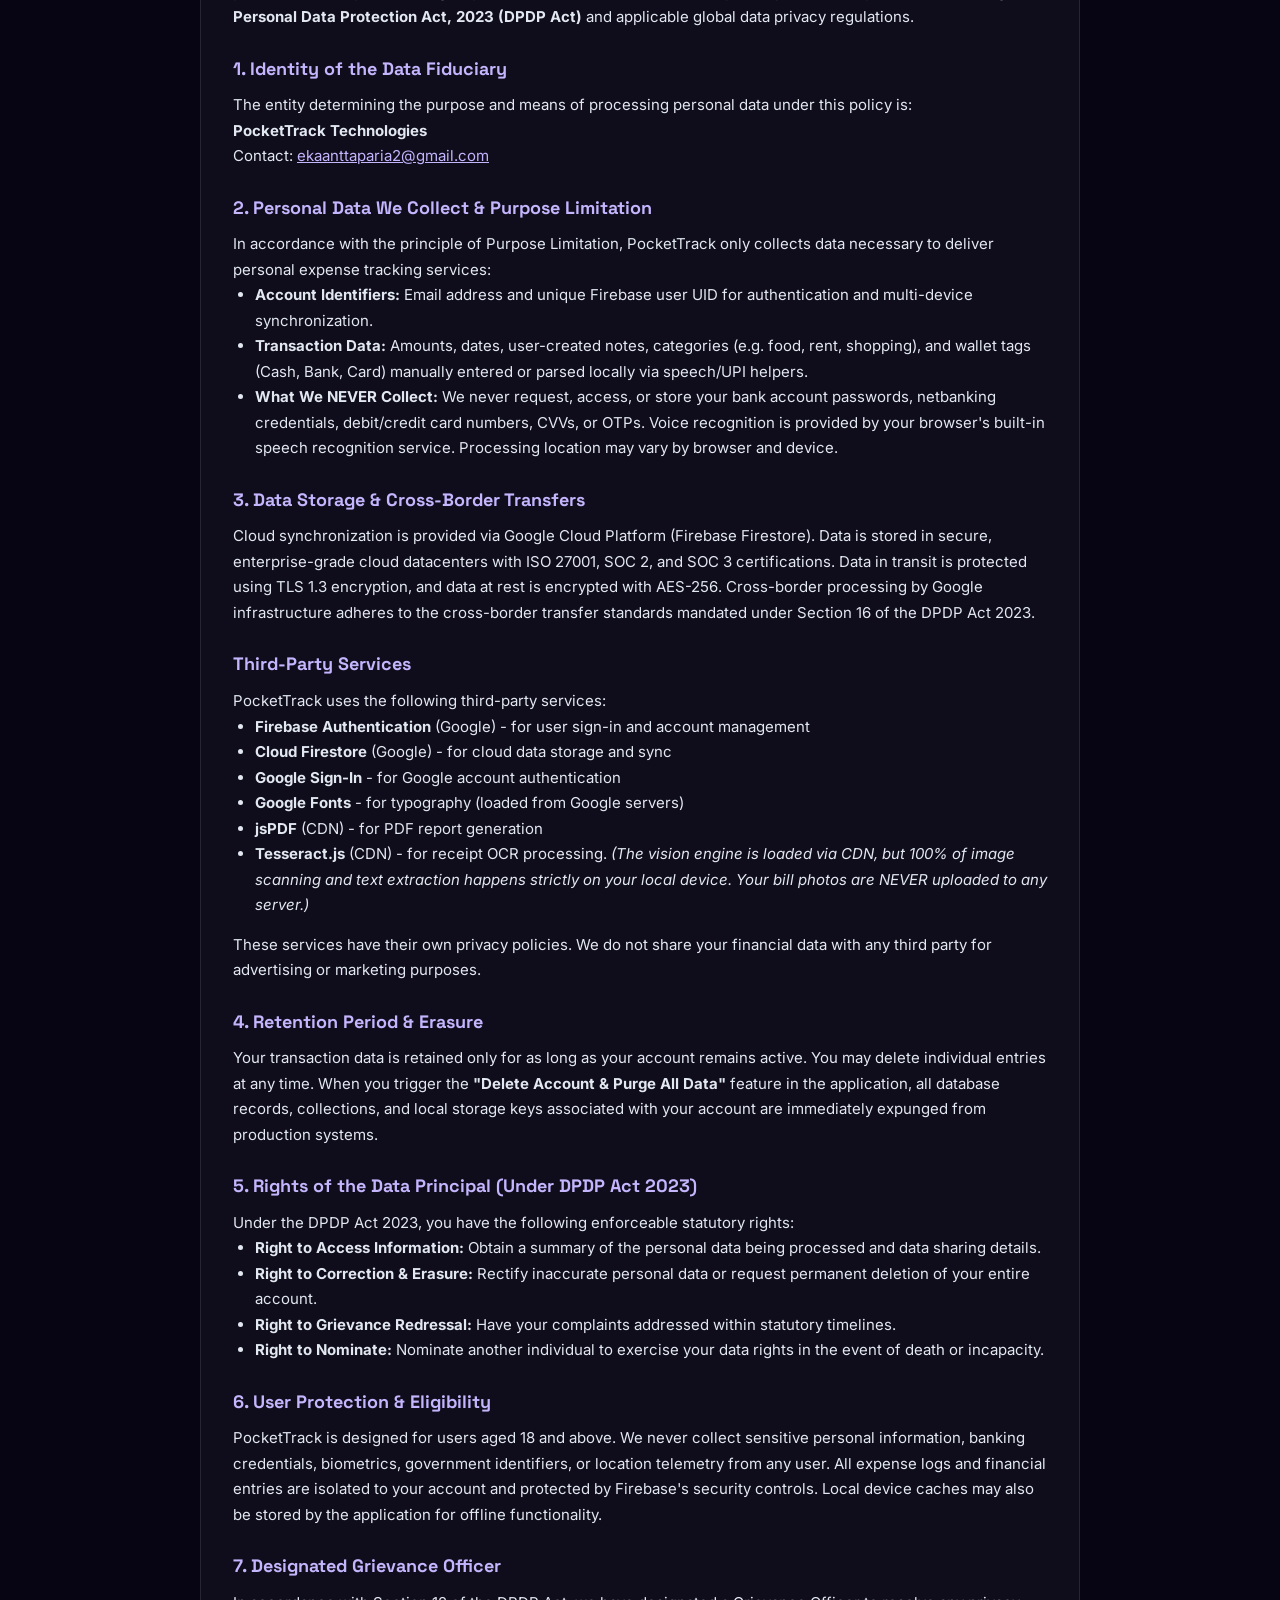
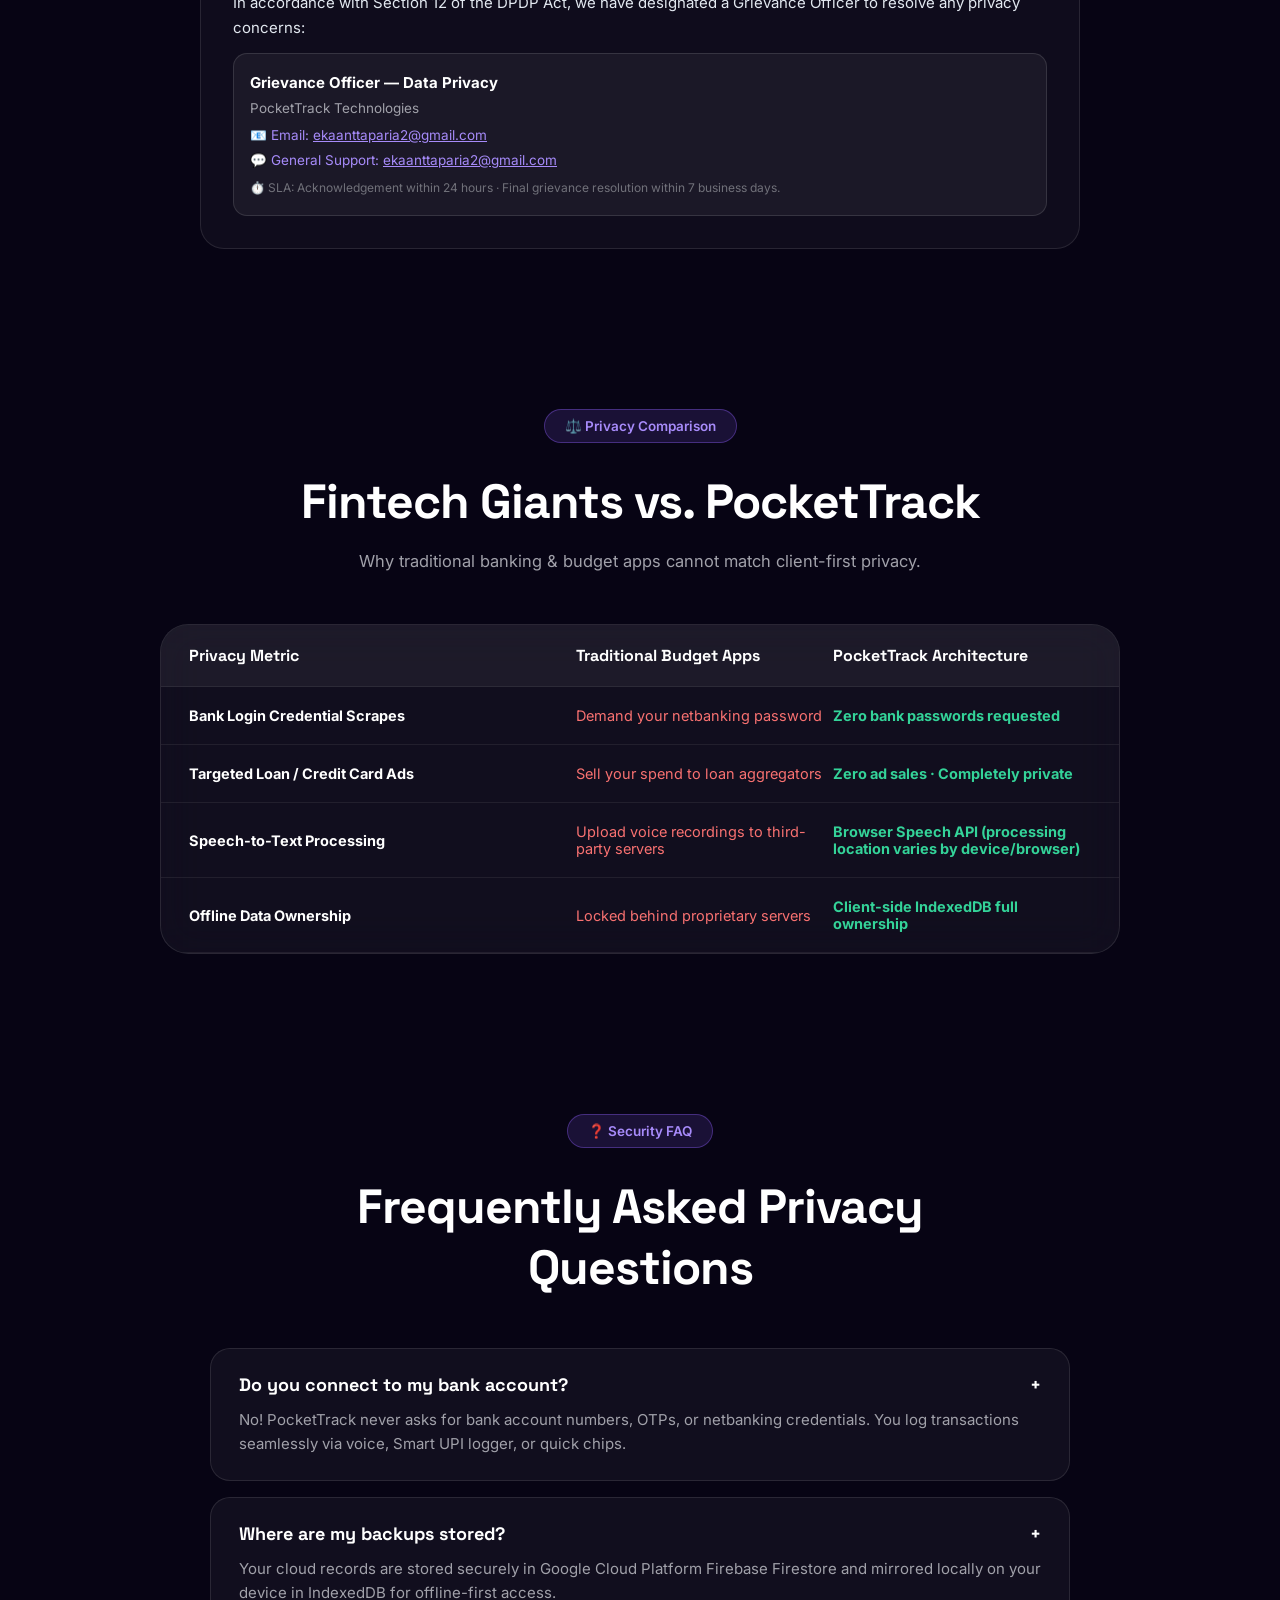
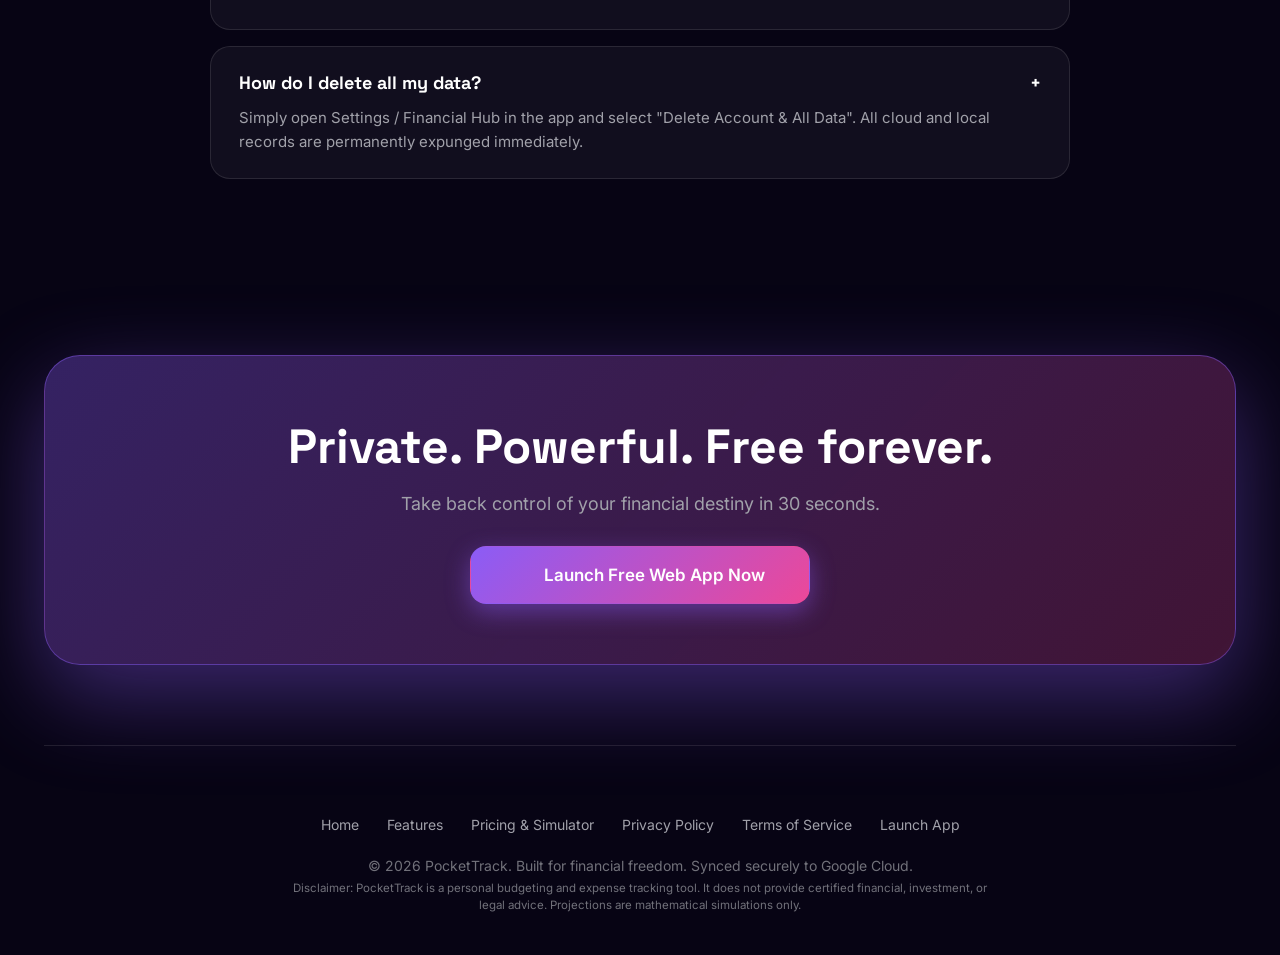
<file: privacy.html>
<!DOCTYPE html>
<html lang="en">
<head>
<meta charset="UTF-8"/>
<meta name="viewport" content="width=device-width, initial-scale=1, viewport-fit=cover"/>
<title>Privacy Policy &amp; DPDP Act 2023 Compliance — PocketTrack</title>
<meta name="description" content="Read PocketTrack's Privacy Policy. 1-tap data purge and cloud synchronization."/>
<link rel="icon" type="image/png" sizes="192x192" href="icon-192.png"/>
<link rel="preconnect" href="https://fonts.googleapis.com">
<link href="https://fonts.googleapis.com/css2?family=Inter:wght@400;500;600;700&family=Space+Grotesk:wght@500;600;700;800&display=swap" rel="stylesheet">
<link rel="stylesheet" href="icons.css">
<link rel="stylesheet" href="website/style.css">
<script>
function launchPocketTrackApp(e) {
  if (e && e.preventDefault) e.preventDefault();
  window.location.href = 'app.html';
  return false;
}
</script>
</head>
<body>

<div class="top-bar-live">
  <span>⚡ Smart Context Engine Active</span>
  <span>·</span>
  <span>🛡️ 18+ Only · Data Isolated by Account</span>
  <span>·</span>
  <span>Core features work offline</span>
</div>

<div class="aurora-bg">
  <div class="aurora-orb orb-1"></div>
  <div class="aurora-orb orb-2"></div>
  <div class="aurora-orb orb-3"></div>
</div>

<div class="container">
  <header class="navbar">
    <a href="index.html" class="nav-brand">
      <img src="icon-192.png" alt="PocketTrack" class="nav-logo">
      <span class="nav-title">PocketTrack</span>
    </a>
    <ul class="nav-links">
      <li><a href="index.html" class="nav-link">Home</a></li>
      <li><a href="website/features.html" class="nav-link">Features</a></li>
      <li><a href="website/pricing.html" class="nav-link">Pricing &amp; Simulator</a></li>
      <li><a href="privacy.html" class="nav-link active">Privacy</a></li>
      <li><a href="terms.html" class="nav-link">Terms</a></li>
      <li><a href="app.html" class="btn btn-primary" style="padding:10px 22px;font-size:14px;">Launch App →</a></li>
    </ul>
  </header>

  <main>
    <!-- Hero -->
    <section class="hero" style="padding-bottom:20px;">
      <div class="pill-badge" style="background:rgba(52,211,153,0.15);color:var(--accent-green);border-color:rgba(52,211,153,0.35);">🔒 Built for Data Privacy & Security</div>
      <h1 class="hero-title">Your financial data.<br>Isolated and secure.</h1>
      <p class="hero-desc">Your financial habits are deeply personal. We engineered PocketTrack with client-side isolation, zero ad brokers, database-level security rules, and built it to align with India's Digital Personal Data Protection Act (DPDP Act 2023).</p>
    </section>

    <!-- Four Ironclad Pillars -->
    <section class="superpowers-section" style="padding-top:0;">
      <div class="grid-features">
        <div class="card-glass">
          <div class="card-icon-wrap" style="background:rgba(52,211,153,0.2);border-color:rgba(52,211,153,0.4);">🛡️</div>
          <h3 class="card-title">Zero Third-Party Trackers</h3>
          <p class="card-text">No Meta Pixels, no Google Ads SDK, no data scraping brokers. Inspect our network tab in DevTools anytime — zero telemetry leaves your device to ad servers.</p>
        </div>

        <div class="card-glass">
          <div class="card-icon-wrap" style="background:rgba(139,92,246,0.2);border-color:rgba(139,92,246,0.4);">🔐</div>
          <h3 class="card-title">Encrypted Firebase Cloud</h3>
          <p class="card-text">All data is transmitted over TLS 1.3 and stored with AES-256 encryption. Firestore security rules strictly isolate your documents: only your authenticated UID can read or write your financial data.</p>
        </div>

        <div class="card-glass">
          <div class="card-icon-wrap" style="background:rgba(34,211,238,0.2);border-color:rgba(34,211,238,0.4);">💾</div>
          <h3 class="card-title">Client-Side Sandbox</h3>
          <p class="card-text">Offline transactions live solely inside your browser's IndexedDB sandbox. Even if the network is disconnected, your device retains 100% of your records locally.</p>
        </div>

        <div class="card-glass">
          <div class="card-icon-wrap" style="background:rgba(248,113,113,0.2);border-color:rgba(248,113,113,0.4);">🗑️</div>
          <h3 class="card-title">1-Tap Permanent Purge</h3>
          <p class="card-text">Exercise your Right to Erasure under the DPDP Act with 1 tap. Tap "Delete Account &amp; All Data" in Settings to instantly wipe your cloud database records and local cache with zero retention.</p>
        </div>
      </div>
    </section>

    <!-- DPDP Act Detailed Policy Section -->
    <section style="max-width:880px;margin:40px auto 80px;padding:32px;background:rgba(255,255,255,0.035);border:1px solid rgba(255,255,255,0.1);border-radius:24px;line-height:1.7;color:#e2e8f0;font-size:15px;">
      
      <h2 style="font-family:'Space Grotesk',sans-serif;font-size:22px;color:#fff;margin:0 0 14px;">Data Protection &amp; Regulatory Framework (India DPDP Act 2023)</h2>
      <p>This Privacy Policy explains how PocketTrack Technologies ("Data Fiduciary", "we", "us", or "our") processes, protects, and respects the digital personal data of users ("Data Principals", "you") in compliance with the <strong>Digital Personal Data Protection Act, 2023 (DPDP Act)</strong> and applicable global data privacy regulations.</p>

      <h3 style="font-family:'Space Grotesk',sans-serif;font-size:18px;color:#c4b5fd;margin:24px 0 8px;">1. Identity of the Data Fiduciary</h3>
      <p>The entity determining the purpose and means of processing personal data under this policy is:<br>
      <strong>PocketTrack Technologies</strong><br>
      Contact: <a href="mailto:ekaanttaparia2@gmail.com" style="color:#c4b5fd;">ekaanttaparia2@gmail.com</a></p>

      <h3 style="font-family:'Space Grotesk',sans-serif;font-size:18px;color:#c4b5fd;margin:24px 0 8px;">2. Personal Data We Collect &amp; Purpose Limitation</h3>
      <p>In accordance with the principle of Purpose Limitation, PocketTrack only collects data necessary to deliver personal expense tracking services:</p>
      <ul style="padding-left:22px;margin-bottom:14px;">
        <li><strong>Account Identifiers:</strong> Email address and unique Firebase user UID for authentication and multi-device synchronization.</li>
        <li><strong>Transaction Data:</strong> Amounts, dates, user-created notes, categories (e.g. food, rent, shopping), and wallet tags (Cash, Bank, Card) manually entered or parsed locally via speech/UPI helpers.</li>
        <li><strong>What We NEVER Collect:</strong> We never request, access, or store your bank account passwords, netbanking credentials, debit/credit card numbers, CVVs, or OTPs. Voice recognition is provided by your browser's built-in speech recognition service. Processing location may vary by browser and device.</li>
      </ul>

      <h3 style="font-family:'Space Grotesk',sans-serif;font-size:18px;color:#c4b5fd;margin:24px 0 8px;">3. Data Storage &amp; Cross-Border Transfers</h3>
      <p>Cloud synchronization is provided via Google Cloud Platform (Firebase Firestore). Data is stored in secure, enterprise-grade cloud datacenters with ISO 27001, SOC 2, and SOC 3 certifications. Data in transit is protected using TLS 1.3 encryption, and data at rest is encrypted with AES-256. Cross-border processing by Google infrastructure adheres to the cross-border transfer standards mandated under Section 16 of the DPDP Act 2023.</p>

      <h3 style="font-family:'Space Grotesk',sans-serif;font-size:18px;color:#c4b5fd;margin:24px 0 8px;">Third-Party Services</h3>
      <p>PocketTrack uses the following third-party services:</p>
      <ul style="padding-left:22px;margin-bottom:14px;">
        <li><strong>Firebase Authentication</strong> (Google) - for user sign-in and account management</li>
        <li><strong>Cloud Firestore</strong> (Google) - for cloud data storage and sync</li>
        <li><strong>Google Sign-In</strong> - for Google account authentication</li>
        <li><strong>Google Fonts</strong> - for typography (loaded from Google servers)</li>
        <li><strong>jsPDF</strong> (CDN) - for PDF report generation</li>
        <li><strong>Tesseract.js</strong> (CDN) - for receipt OCR processing. <em>(The vision engine is loaded via CDN, but 100% of image scanning and text extraction happens strictly on your local device. Your bill photos are NEVER uploaded to any server.)</em></li>
      </ul>
      <p>These services have their own privacy policies. We do not share your financial data with any third party for advertising or marketing purposes.</p>

      <h3 style="font-family:'Space Grotesk',sans-serif;font-size:18px;color:#c4b5fd;margin:24px 0 8px;">4. Retention Period &amp; Erasure</h3>
      <p>Your transaction data is retained only for as long as your account remains active. You may delete individual entries at any time. When you trigger the <strong>"Delete Account &amp; Purge All Data"</strong> feature in the application, all database records, collections, and local storage keys associated with your account are immediately expunged from production systems.</p>

      <h3 style="font-family:'Space Grotesk',sans-serif;font-size:18px;color:#c4b5fd;margin:24px 0 8px;">5. Rights of the Data Principal (Under DPDP Act 2023)</h3>
      <p>Under the DPDP Act 2023, you have the following enforceable statutory rights:</p>
      <ul style="padding-left:22px;margin-bottom:14px;">
        <li><strong>Right to Access Information:</strong> Obtain a summary of the personal data being processed and data sharing details.</li>
        <li><strong>Right to Correction &amp; Erasure:</strong> Rectify inaccurate personal data or request permanent deletion of your entire account.</li>
        <li><strong>Right to Grievance Redressal:</strong> Have your complaints addressed within statutory timelines.</li>
        <li><strong>Right to Nominate:</strong> Nominate another individual to exercise your data rights in the event of death or incapacity.</li>
      </ul>

      <h3 style="font-family:'Space Grotesk',sans-serif;font-size:18px;color:#c4b5fd;margin:24px 0 8px;">6. User Protection &amp; Eligibility</h3>
      <p>PocketTrack is designed for users aged 18 and above. We never collect sensitive personal information, banking credentials, biometrics, government identifiers, or location telemetry from any user. All expense logs and financial entries are isolated to your account and protected by Firebase's security controls. Local device caches may also be stored by the application for offline functionality.</p>

      <h3 style="font-family:'Space Grotesk',sans-serif;font-size:18px;color:#c4b5fd;margin:24px 0 8px;">7. Designated Grievance Officer</h3>
      <p>In accordance with Section 12 of the DPDP Act, we have designated a Grievance Officer to resolve any privacy concerns:</p>
      <div style="background:rgba(255,255,255,0.05);border:1px solid rgba(255,255,255,0.12);border-radius:14px;padding:16px;margin-top:12px;">
        <strong style="color:#fff;display:block;">Grievance Officer — Data Privacy</strong>
        <span style="display:block;color:var(--text-muted);font-size:13.5px;margin-top:2px;">PocketTrack Technologies</span>
        <span style="display:block;color:var(--primary-bright);font-size:13.5px;margin-top:4px;">📧 Email: <a href="mailto:ekaanttaparia2@gmail.com" style="color:var(--primary-bright);text-decoration:underline;">ekaanttaparia2@gmail.com</a></span>
        <span style="display:block;color:var(--primary-bright);font-size:13.5px;margin-top:2px;">💬 General Support: <a href="mailto:ekaanttaparia2@gmail.com" style="color:var(--primary-bright);text-decoration:underline;">ekaanttaparia2@gmail.com</a></span>
        <span style="display:block;color:var(--text-dim);font-size:12px;margin-top:6px;">⏱️ SLA: Acknowledgement within 24 hours · Final grievance resolution within 7 business days.</span>
      </div>
    </section>

    <!-- Comparison Table -->
    <section class="comparison-section">
      <div class="section-head">
        <div class="pill-badge">⚖️ Privacy Comparison</div>
        <h2 class="section-title">Fintech Giants vs. PocketTrack</h2>
        <p class="section-subtitle">Why traditional banking &amp; budget apps cannot match client-first privacy.</p>
      </div>

      <div class="comparison-table-wrap">
        <div class="comp-row comp-head">
          <div>Privacy Metric</div>
          <div>Traditional Budget Apps</div>
          <div>PocketTrack Architecture</div>
        </div>
        <div class="comp-row">
          <div><b>Bank Login Credential Scrapes</b></div>
          <div class="comp-bad">Demand your netbanking password</div>
          <div class="comp-good">Zero bank passwords requested</div>
        </div>
        <div class="comp-row">
          <div><b>Targeted Loan / Credit Card Ads</b></div>
          <div class="comp-bad">Sell your spend to loan aggregators</div>
          <div class="comp-good">Zero ad sales · Completely private</div>
        </div>
        <div class="comp-row">
          <div><b>Speech-to-Text Processing</b></div>
          <div class="comp-bad">Upload voice recordings to third-party servers</div>
          <div class="comp-good">Browser Speech API (processing location varies by device/browser)</div>
        </div>
        <div class="comp-row">
          <div><b>Offline Data Ownership</b></div>
          <div class="comp-bad">Locked behind proprietary servers</div>
          <div class="comp-good">Client-side IndexedDB full ownership</div>
        </div>
      </div>
    </section>

    <!-- FAQ -->
    <section class="faq-section">
      <div class="section-head">
        <div class="pill-badge">❓ Security FAQ</div>
        <h2 class="section-title">Frequently Asked Privacy Questions</h2>
      </div>

      <div class="faq-item">
        <div class="faq-q"><span>Do you connect to my bank account?</span><span>+</span></div>
        <div class="faq-a">No! PocketTrack never asks for bank account numbers, OTPs, or netbanking credentials. You log transactions seamlessly via voice, Smart UPI logger, or quick chips.</div>
      </div>

      <div class="faq-item">
        <div class="faq-q"><span>Where are my backups stored?</span><span>+</span></div>
        <div class="faq-a">Your cloud records are stored securely in Google Cloud Platform Firebase Firestore and mirrored locally on your device in IndexedDB for offline-first access.</div>
      </div>

      <div class="faq-item">
        <div class="faq-q"><span>How do I delete all my data?</span><span>+</span></div>
        <div class="faq-a">Simply open Settings / Financial Hub in the app and select "Delete Account &amp; All Data". All cloud and local records are permanently expunged immediately.</div>
      </div>
    </section>

    <!-- CTA -->
    <section class="cta-banner">
      <h2 style="font-size:clamp(32px, 4.5vw, 48px);font-family:'Space Grotesk',sans-serif;margin-bottom:16px;">Private. Powerful. Free forever.</h2>
      <p style="font-size:18px;color:var(--text-muted);max-width:600px;margin:0 auto 32px;">Take back control of your financial destiny in 30 seconds.</p>
      <a href="app.html" class="btn btn-primary" style="padding:18px 44px;font-size:17px;"><i class="ti ti-rocket"></i> Launch Free Web App Now</a>
    </section>
  </main>

  <footer class="footer-site">
    <div class="footer-links">
      <a href="index.html">Home</a>
      <a href="website/features.html">Features</a>
      <a href="website/pricing.html">Pricing &amp; Simulator</a>
      <a href="privacy.html">Privacy Policy</a>
      <a href="terms.html">Terms of Service</a>
      <a href="app.html">Launch App</a>
    </div>
    <p style="margin-bottom:6px;">© 2026 PocketTrack. Built for financial freedom. Synced securely to Google Cloud.</p>
    <p style="font-size:11.5px;color:var(--text-dim);max-width:720px;margin:0 auto;line-height:1.5;">Disclaimer: PocketTrack is a personal budgeting and expense tracking tool. It does not provide certified financial, investment, or legal advice. Projections are mathematical simulations only.</p>
  </footer>
</div>

<script src="website/main.js"></script>
</body>
</html>
</file>
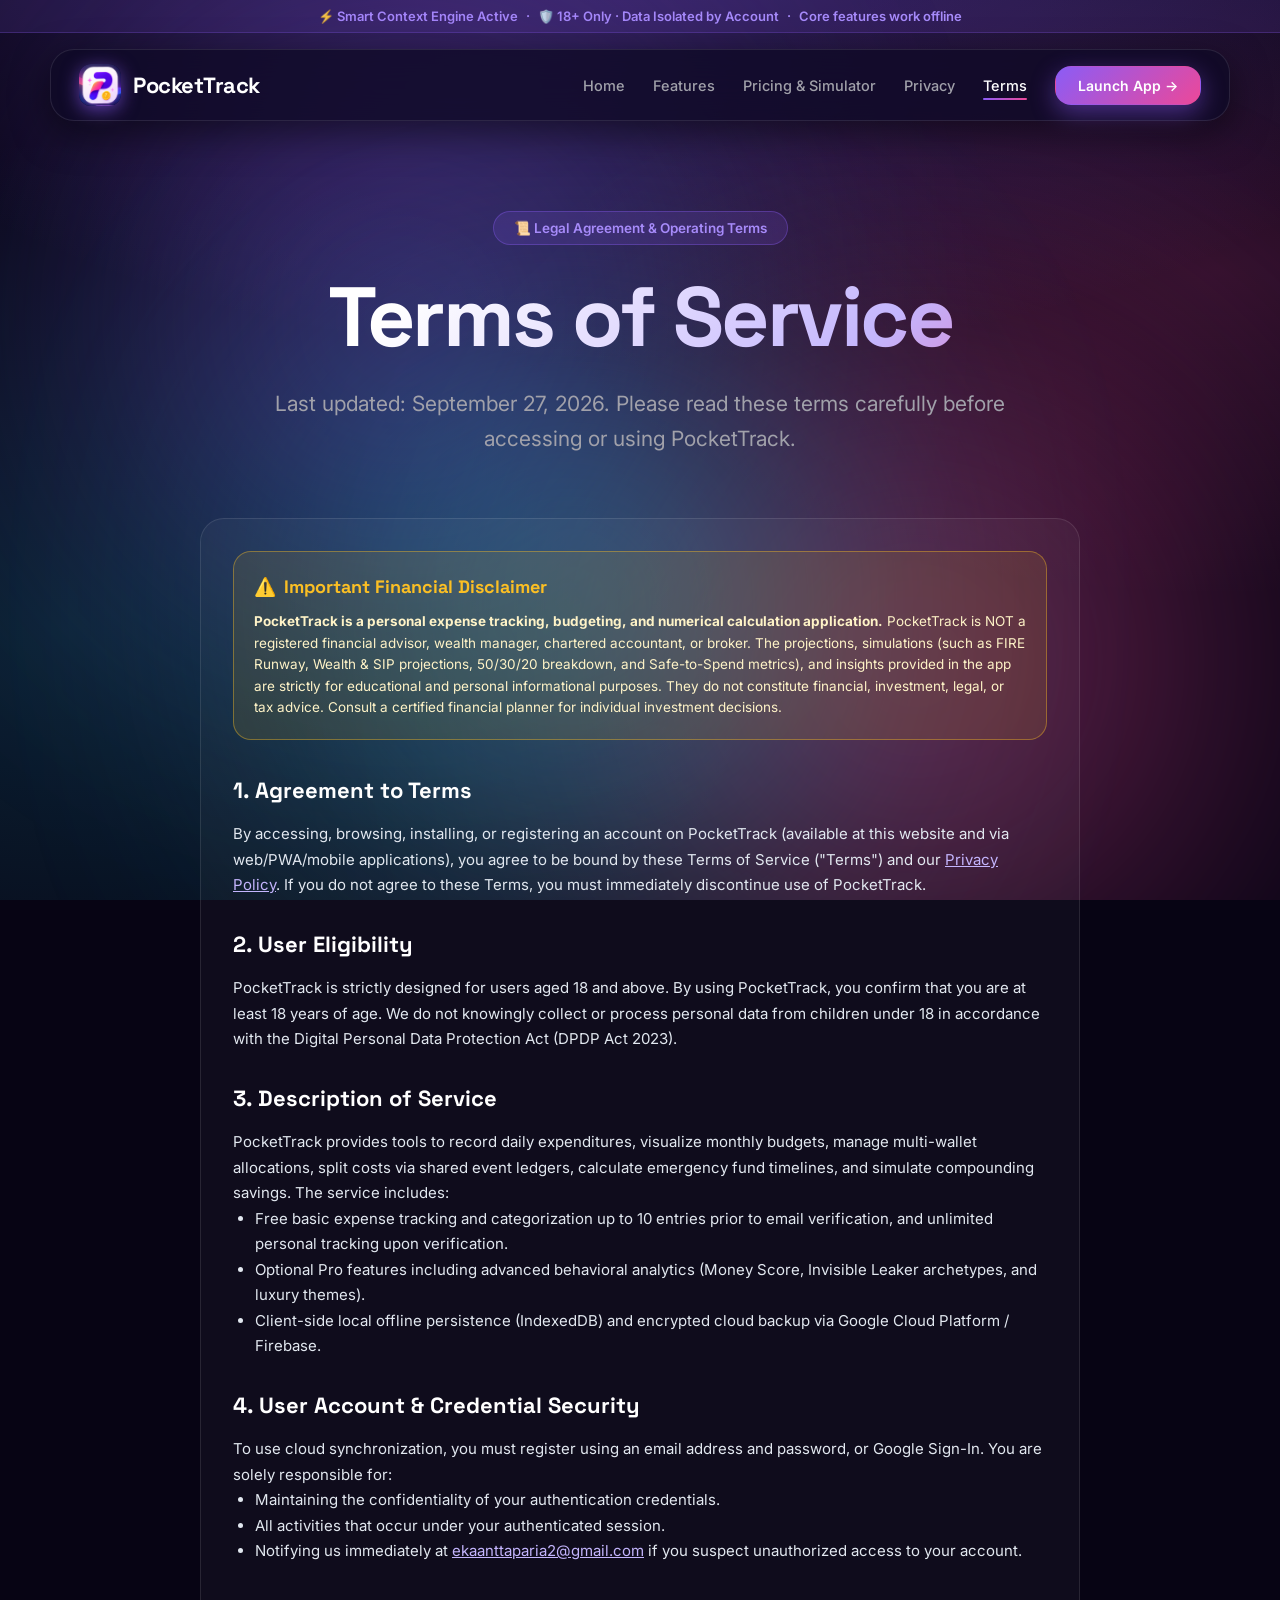
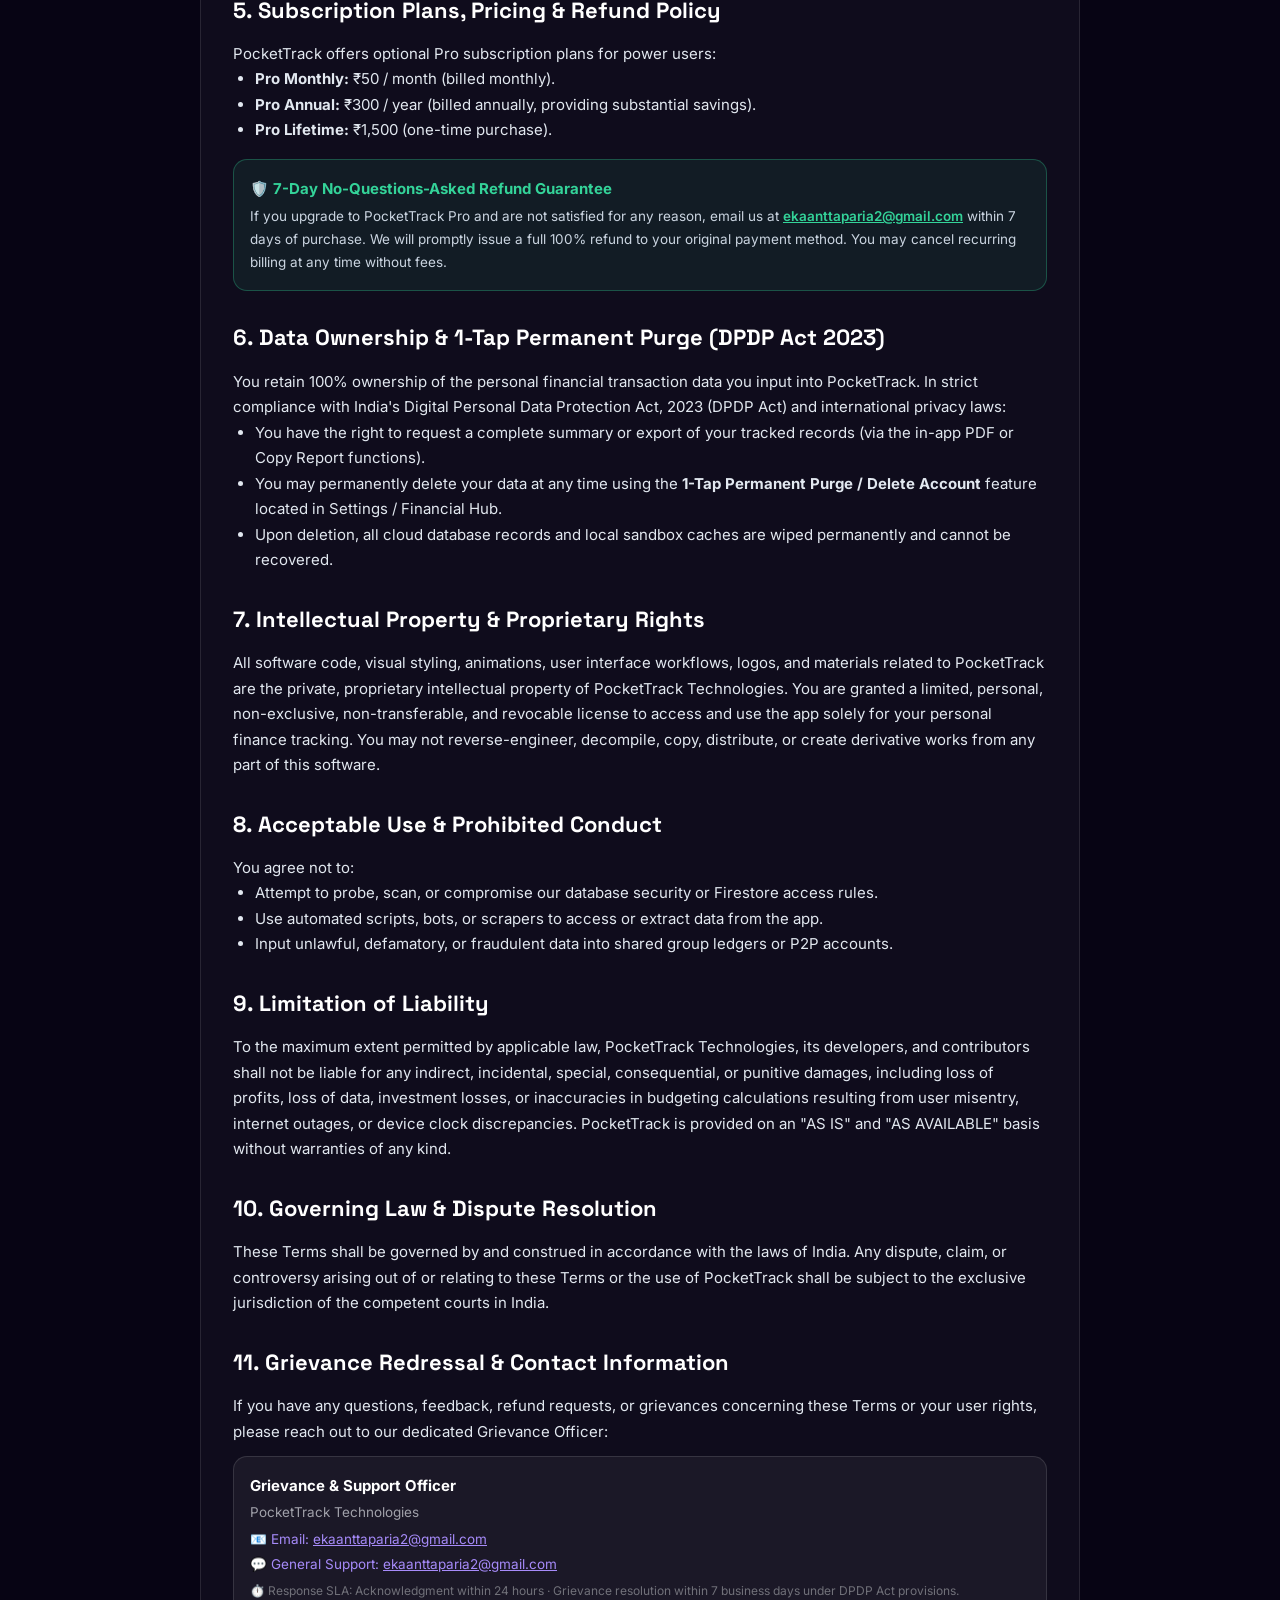
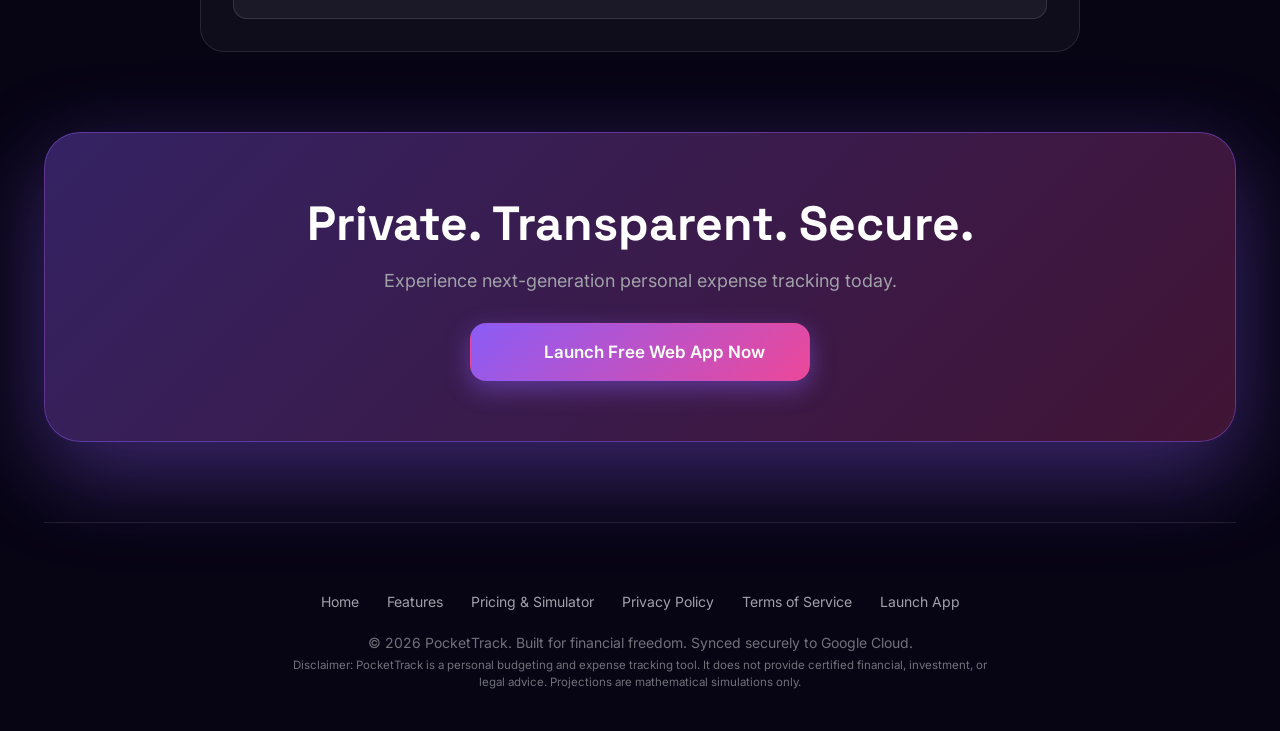
<file: terms.html>
<!DOCTYPE html>
<html lang="en">
<head>
<meta charset="UTF-8"/>
<meta name="viewport" content="width=device-width, initial-scale=1, viewport-fit=cover"/>
<title>Terms of Service &amp; User Agreement — PocketTrack</title>
<meta name="description" content="Read the Terms of Service for PocketTrack. Clear user agreements, transparent refund policies, and non-financial advice disclaimers."/>
<link rel="icon" type="image/png" sizes="192x192" href="icon-192.png"/>
<link rel="preconnect" href="https://fonts.googleapis.com">
<link href="https://fonts.googleapis.com/css2?family=Inter:wght@400;500;600;700&family=Space+Grotesk:wght@500;600;700;800&display=swap" rel="stylesheet">
<link rel="stylesheet" href="icons.css">
<link rel="stylesheet" href="website/style.css">
<script>
function launchPocketTrackApp(e) {
  if (e && e.preventDefault) e.preventDefault();
  window.location.href = 'app.html';
  return false;
}
</script>
</head>
<body>

<div class="top-bar-live">
  <span>⚡ Smart Context Engine Active</span>
  <span>·</span>
  <span>🛡️ 18+ Only · Data Isolated by Account</span>
  <span>·</span>
  <span>Core features work offline</span>
</div>

<div class="aurora-bg">
  <div class="aurora-orb orb-1"></div>
  <div class="aurora-orb orb-2"></div>
  <div class="aurora-orb orb-3"></div>
</div>

<div class="container">
  <header class="navbar">
    <a href="index.html" class="nav-brand">
      <img src="icon-192.png" alt="PocketTrack" class="nav-logo">
      <span class="nav-title">PocketTrack</span>
    </a>
    <ul class="nav-links">
      <li><a href="index.html" class="nav-link">Home</a></li>
      <li><a href="website/features.html" class="nav-link">Features</a></li>
      <li><a href="website/pricing.html" class="nav-link">Pricing &amp; Simulator</a></li>
      <li><a href="privacy.html" class="nav-link">Privacy</a></li>
      <li><a href="terms.html" class="nav-link active">Terms</a></li>
      <li><a href="app.html" class="btn btn-primary" style="padding:10px 22px;font-size:14px;">Launch App →</a></li>
    </ul>
  </header>

  <main>
    <!-- Hero -->
    <section class="hero" style="padding-bottom:20px;">
      <div class="pill-badge" style="background:rgba(139,92,246,0.15);color:var(--primary-bright);border-color:rgba(139,92,246,0.35);">📜 Legal Agreement &amp; Operating Terms</div>
      <h1 class="hero-title">Terms of Service</h1>
      <p class="hero-desc">Last updated: September 27, 2026. Please read these terms carefully before accessing or using PocketTrack.</p>
    </section>

    <!-- Terms Body -->
    <section style="max-width:880px;margin:0 auto 80px;padding:32px;background:rgba(255,255,255,0.035);border:1px solid rgba(255,255,255,0.1);border-radius:24px;line-height:1.7;color:#e2e8f0;font-size:15px;">
      
      <!-- Key Callout Disclaimer -->
      <div style="background:rgba(251,191,36,0.1);border:1.5px solid rgba(251,191,36,0.4);border-radius:18px;padding:20px;margin-bottom:32px;">
        <h3 style="margin:0 0 8px;color:#fbbf24;font-family:'Space Grotesk',sans-serif;font-size:18px;display:flex;align-items:center;gap:8px;">
          <span>⚠️</span> Important Financial Disclaimer
        </h3>
        <p style="margin:0;font-size:13.5px;color:#fef3c7;line-height:1.6;">
          <strong>PocketTrack is a personal expense tracking, budgeting, and numerical calculation application.</strong> PocketTrack is NOT a registered financial advisor, wealth manager, chartered accountant, or broker. The projections, simulations (such as FIRE Runway, Wealth &amp; SIP projections, 50/30/20 breakdown, and Safe-to-Spend metrics), and insights provided in the app are strictly for educational and personal informational purposes. They do not constitute financial, investment, legal, or tax advice. Consult a certified financial planner for individual investment decisions.
        </p>
      </div>

      <h2 style="font-family:'Space Grotesk',sans-serif;font-size:22px;color:#fff;margin:28px 0 12px;">1. Agreement to Terms</h2>
      <p>By accessing, browsing, installing, or registering an account on PocketTrack (available at this website and via web/PWA/mobile applications), you agree to be bound by these Terms of Service ("Terms") and our <a href="privacy.html" style="color:#c4b5fd;text-decoration:underline;">Privacy Policy</a>. If you do not agree to these Terms, you must immediately discontinue use of PocketTrack.</p>

      <h2 style="font-family:'Space Grotesk',sans-serif;font-size:22px;color:#fff;margin:28px 0 12px;">2. User Eligibility</h2>
      <p>PocketTrack is strictly designed for users aged 18 and above. By using PocketTrack, you confirm that you are at least 18 years of age. We do not knowingly collect or process personal data from children under 18 in accordance with the Digital Personal Data Protection Act (DPDP Act 2023).</p>

      <h2 style="font-family:'Space Grotesk',sans-serif;font-size:22px;color:#fff;margin:28px 0 12px;">3. Description of Service</h2>
      <p>PocketTrack provides tools to record daily expenditures, visualize monthly budgets, manage multi-wallet allocations, split costs via shared event ledgers, calculate emergency fund timelines, and simulate compounding savings. The service includes:</p>
      <ul style="padding-left:22px;margin-bottom:16px;">
        <li>Free basic expense tracking and categorization up to 10 entries prior to email verification, and unlimited personal tracking upon verification.</li>
        <li>Optional Pro features including advanced behavioral analytics (Money Score, Invisible Leaker archetypes, and luxury themes).</li>
        <li>Client-side local offline persistence (IndexedDB) and encrypted cloud backup via Google Cloud Platform / Firebase.</li>
      </ul>

      <h2 style="font-family:'Space Grotesk',sans-serif;font-size:22px;color:#fff;margin:28px 0 12px;">4. User Account &amp; Credential Security</h2>
      <p>To use cloud synchronization, you must register using an email address and password, or Google Sign-In. You are solely responsible for:</p>
      <ul style="padding-left:22px;margin-bottom:16px;">
        <li>Maintaining the confidentiality of your authentication credentials.</li>
        <li>All activities that occur under your authenticated session.</li>
        <li>Notifying us immediately at <a href="mailto:ekaanttaparia2@gmail.com" style="color:#c4b5fd;">ekaanttaparia2@gmail.com</a> if you suspect unauthorized access to your account.</li>
      </ul>

      <h2 style="font-family:'Space Grotesk',sans-serif;font-size:22px;color:#fff;margin:28px 0 12px;">5. Subscription Plans, Pricing &amp; Refund Policy</h2>
      <p>PocketTrack offers optional Pro subscription plans for power users:</p>
      <ul style="padding-left:22px;margin-bottom:16px;">
        <li><strong>Pro Monthly:</strong> ₹50 / month (billed monthly).</li>
        <li><strong>Pro Annual:</strong> ₹300 / year (billed annually, providing substantial savings).</li>
        <li><strong>Pro Lifetime:</strong> ₹1,500 (one-time purchase).</li>
      </ul>
      <div style="background:rgba(52,211,153,0.08);border:1px solid rgba(52,211,153,0.3);border-radius:14px;padding:16px;margin:16px 0;">
        <strong style="color:#34d399;display:block;margin-bottom:4px;">🛡️ 7-Day No-Questions-Asked Refund Guarantee</strong>
        <p style="margin:0;font-size:13.5px;color:#cbd5e1;">If you upgrade to PocketTrack Pro and are not satisfied for any reason, email us at <a href="mailto:ekaanttaparia2@gmail.com" style="color:#34d399;font-weight:600;">ekaanttaparia2@gmail.com</a> within 7 days of purchase. We will promptly issue a full 100% refund to your original payment method. You may cancel recurring billing at any time without fees.</p>
      </div>

      <h2 style="font-family:'Space Grotesk',sans-serif;font-size:22px;color:#fff;margin:28px 0 12px;">6. Data Ownership &amp; 1-Tap Permanent Purge (DPDP Act 2023)</h2>
      <p>You retain 100% ownership of the personal financial transaction data you input into PocketTrack. In strict compliance with India's Digital Personal Data Protection Act, 2023 (DPDP Act) and international privacy laws:</p>
      <ul style="padding-left:22px;margin-bottom:16px;">
        <li>You have the right to request a complete summary or export of your tracked records (via the in-app PDF or Copy Report functions).</li>
        <li>You may permanently delete your data at any time using the <strong>1-Tap Permanent Purge / Delete Account</strong> feature located in Settings / Financial Hub.</li>
        <li>Upon deletion, all cloud database records and local sandbox caches are wiped permanently and cannot be recovered.</li>
      </ul>

      <h2 style="font-family:'Space Grotesk',sans-serif;font-size:22px;color:#fff;margin:28px 0 12px;">7. Intellectual Property &amp; Proprietary Rights</h2>
      <p>All software code, visual styling, animations, user interface workflows, logos, and materials related to PocketTrack are the private, proprietary intellectual property of PocketTrack Technologies. You are granted a limited, personal, non-exclusive, non-transferable, and revocable license to access and use the app solely for your personal finance tracking. You may not reverse-engineer, decompile, copy, distribute, or create derivative works from any part of this software.</p>

      <h2 style="font-family:'Space Grotesk',sans-serif;font-size:22px;color:#fff;margin:28px 0 12px;">8. Acceptable Use &amp; Prohibited Conduct</h2>
      <p>You agree not to:</p>
      <ul style="padding-left:22px;margin-bottom:16px;">
        <li>Attempt to probe, scan, or compromise our database security or Firestore access rules.</li>
        <li>Use automated scripts, bots, or scrapers to access or extract data from the app.</li>
        <li>Input unlawful, defamatory, or fraudulent data into shared group ledgers or P2P accounts.</li>
      </ul>

      <h2 style="font-family:'Space Grotesk',sans-serif;font-size:22px;color:#fff;margin:28px 0 12px;">9. Limitation of Liability</h2>
      <p>To the maximum extent permitted by applicable law, PocketTrack Technologies, its developers, and contributors shall not be liable for any indirect, incidental, special, consequential, or punitive damages, including loss of profits, loss of data, investment losses, or inaccuracies in budgeting calculations resulting from user misentry, internet outages, or device clock discrepancies. PocketTrack is provided on an "AS IS" and "AS AVAILABLE" basis without warranties of any kind.</p>

      <h2 style="font-family:'Space Grotesk',sans-serif;font-size:22px;color:#fff;margin:28px 0 12px;">10. Governing Law &amp; Dispute Resolution</h2>
      <p>These Terms shall be governed by and construed in accordance with the laws of India. Any dispute, claim, or controversy arising out of or relating to these Terms or the use of PocketTrack shall be subject to the exclusive jurisdiction of the competent courts in India.</p>

      <h2 style="font-family:'Space Grotesk',sans-serif;font-size:22px;color:#fff;margin:28px 0 12px;">11. Grievance Redressal &amp; Contact Information</h2>
      <p>If you have any questions, feedback, refund requests, or grievances concerning these Terms or your user rights, please reach out to our dedicated Grievance Officer:</p>
      <div style="background:rgba(255,255,255,0.05);border:1px solid rgba(255,255,255,0.12);border-radius:14px;padding:16px;margin-top:12px;">
        <strong style="color:#fff;display:block;">Grievance &amp; Support Officer</strong>
        <span style="display:block;color:var(--text-muted);font-size:13.5px;margin-top:2px;">PocketTrack Technologies</span>
        <span style="display:block;color:var(--primary-bright);font-size:13.5px;margin-top:4px;">📧 Email: <a href="mailto:ekaanttaparia2@gmail.com" style="color:var(--primary-bright);text-decoration:underline;">ekaanttaparia2@gmail.com</a></span>
        <span style="display:block;color:var(--primary-bright);font-size:13.5px;margin-top:2px;">💬 General Support: <a href="mailto:ekaanttaparia2@gmail.com" style="color:var(--primary-bright);text-decoration:underline;">ekaanttaparia2@gmail.com</a></span>
        <span style="display:block;color:var(--text-dim);font-size:12px;margin-top:6px;">⏱️ Response SLA: Acknowledgment within 24 hours · Grievance resolution within 7 business days under DPDP Act provisions.</span>
      </div>
    </section>

    <!-- CTA -->
    <section class="cta-banner">
      <h2 style="font-size:clamp(32px, 4.5vw, 48px);font-family:'Space Grotesk',sans-serif;margin-bottom:16px;">Private. Transparent. Secure.</h2>
      <p style="font-size:18px;color:var(--text-muted);max-width:600px;margin:0 auto 32px;">Experience next-generation personal expense tracking today.</p>
      <a href="app.html" class="btn btn-primary" style="padding:18px 44px;font-size:17px;"><i class="ti ti-rocket"></i> Launch Free Web App Now</a>
    </section>
  </main>

  <footer class="footer-site">
    <div class="footer-links">
      <a href="index.html">Home</a>
      <a href="website/features.html">Features</a>
      <a href="website/pricing.html">Pricing &amp; Simulator</a>
      <a href="privacy.html">Privacy Policy</a>
      <a href="terms.html">Terms of Service</a>
      <a href="app.html">Launch App</a>
    </div>
    <p style="margin-bottom:6px;">© 2026 PocketTrack. Built for financial freedom. Synced securely to Google Cloud.</p>
    <p style="font-size:11.5px;color:var(--text-dim);max-width:720px;margin:0 auto;line-height:1.5;">Disclaimer: PocketTrack is a personal budgeting and expense tracking tool. It does not provide certified financial, investment, or legal advice. Projections are mathematical simulations only.</p>
  </footer>
</div>

<script src="website/main.js"></script>
</body>
</html>
</file>
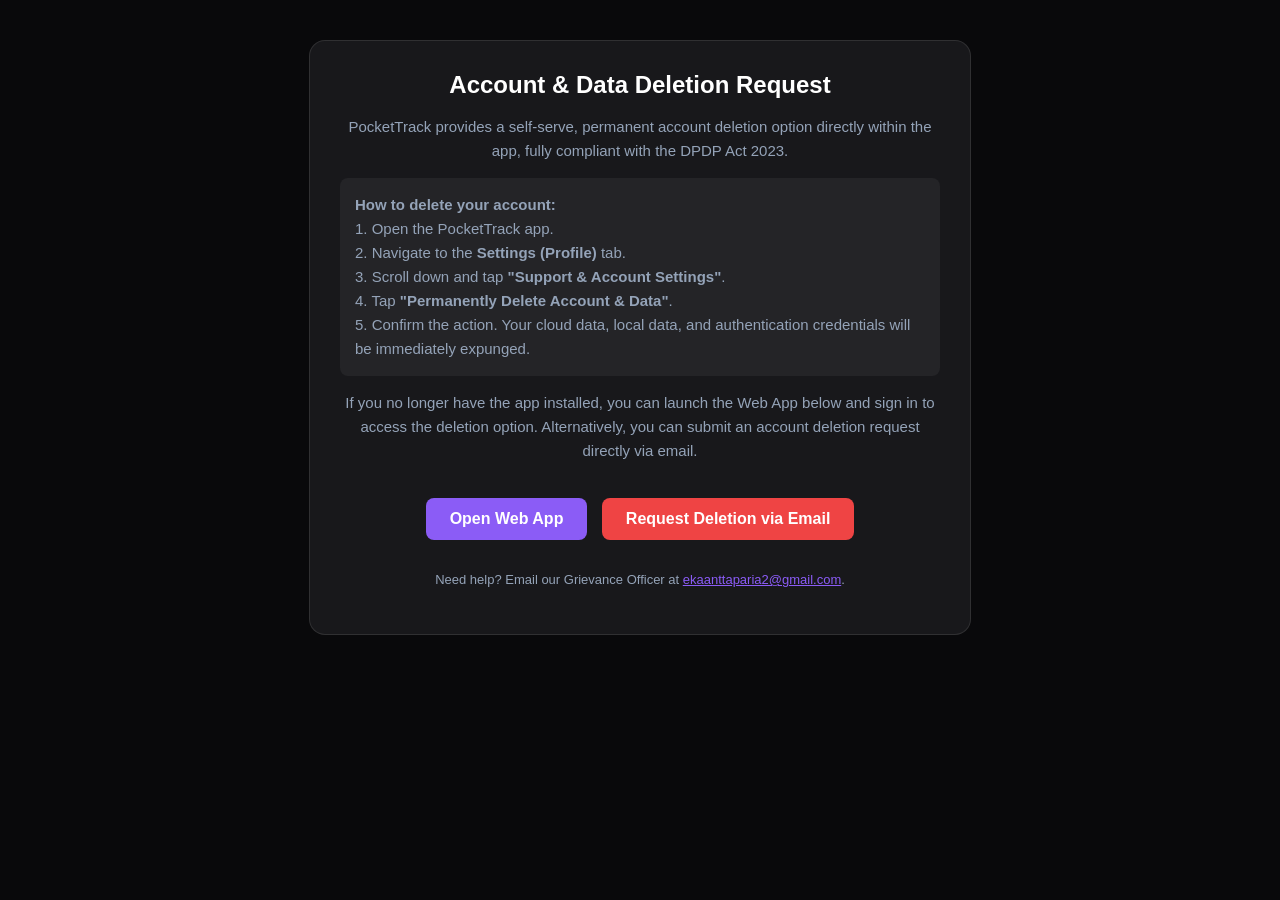
<file: website/delete-account.html>
<!DOCTYPE html>
<html lang="en">
<head>
  <meta charset="UTF-8">
  <meta name="viewport" content="width=device-width, initial-scale=1.0, maximum-scale=1.0, user-scalable=no">
  <title>PocketTrack - Account Deletion</title>
  <meta name="description" content="Request permanent account and data deletion for PocketTrack (DPDP Act 2023 Compliant).">
  <style>
    :root {
      --bg: #09090b; --surface: #18181b; --text: #f8fafc; --text-muted: #94a3b8;
      --primary: #8b5cf6; --danger: #ef4444;
    }
    body {
      margin: 0; font-family: -apple-system, BlinkMacSystemFont, "Segoe UI", Roboto, sans-serif;
      background: var(--bg); color: var(--text); padding: 40px 20px; text-align: center;
    }
    .container {
      max-width: 600px; margin: 0 auto; background: var(--surface);
      padding: 30px; border-radius: 16px; border: 1px solid rgba(255,255,255,0.1);
    }
    h1 { margin-top: 0; font-size: 24px; color: #fff; }
    p { color: var(--text-muted); line-height: 1.6; font-size: 15px; }
    .btn {
      display: inline-block; background: var(--primary); color: #fff; text-decoration: none;
      padding: 12px 24px; border-radius: 8px; font-weight: bold; margin-top: 20px;
    }
    .btn-danger { background: var(--danger); }
  </style>
</head>
<body>
  <div class="container">
    <h1>Account &amp; Data Deletion Request</h1>
    <p>PocketTrack provides a self-serve, permanent account deletion option directly within the app, fully compliant with the DPDP Act 2023.</p>
    <p style="text-align: left; background: rgba(255,255,255,0.05); padding: 15px; border-radius: 8px;">
      <strong>How to delete your account:</strong><br>
      1. Open the PocketTrack app.<br>
      2. Navigate to the <strong>Settings (Profile)</strong> tab.<br>
      3. Scroll down and tap <strong>"Support &amp; Account Settings"</strong>.<br>
      4. Tap <strong>"Permanently Delete Account &amp; Data"</strong>.<br>
      5. Confirm the action. Your cloud data, local data, and authentication credentials will be immediately expunged.
    </p>
    <p>If you no longer have the app installed, you can launch the Web App below and sign in to access the deletion option. Alternatively, you can submit an account deletion request directly via email.</p>
    <a href="../app.html" class="btn">Open Web App</a>
    <a href="mailto:ekaanttaparia2@gmail.com?subject=Account%20Deletion%20Request&body=Please%20delete%20my%20PocketTrack%20account%20associated%20with%20this%20email%20address." class="btn btn-danger" style="margin-left: 10px;">Request Deletion via Email</a>
    <p style="margin-top: 30px; font-size: 13px;">Need help? Email our Grievance Officer at <a href="mailto:ekaanttaparia2@gmail.com" style="color:var(--primary);">ekaanttaparia2@gmail.com</a>.</p>
  </div>
</body>
</html>
</file>
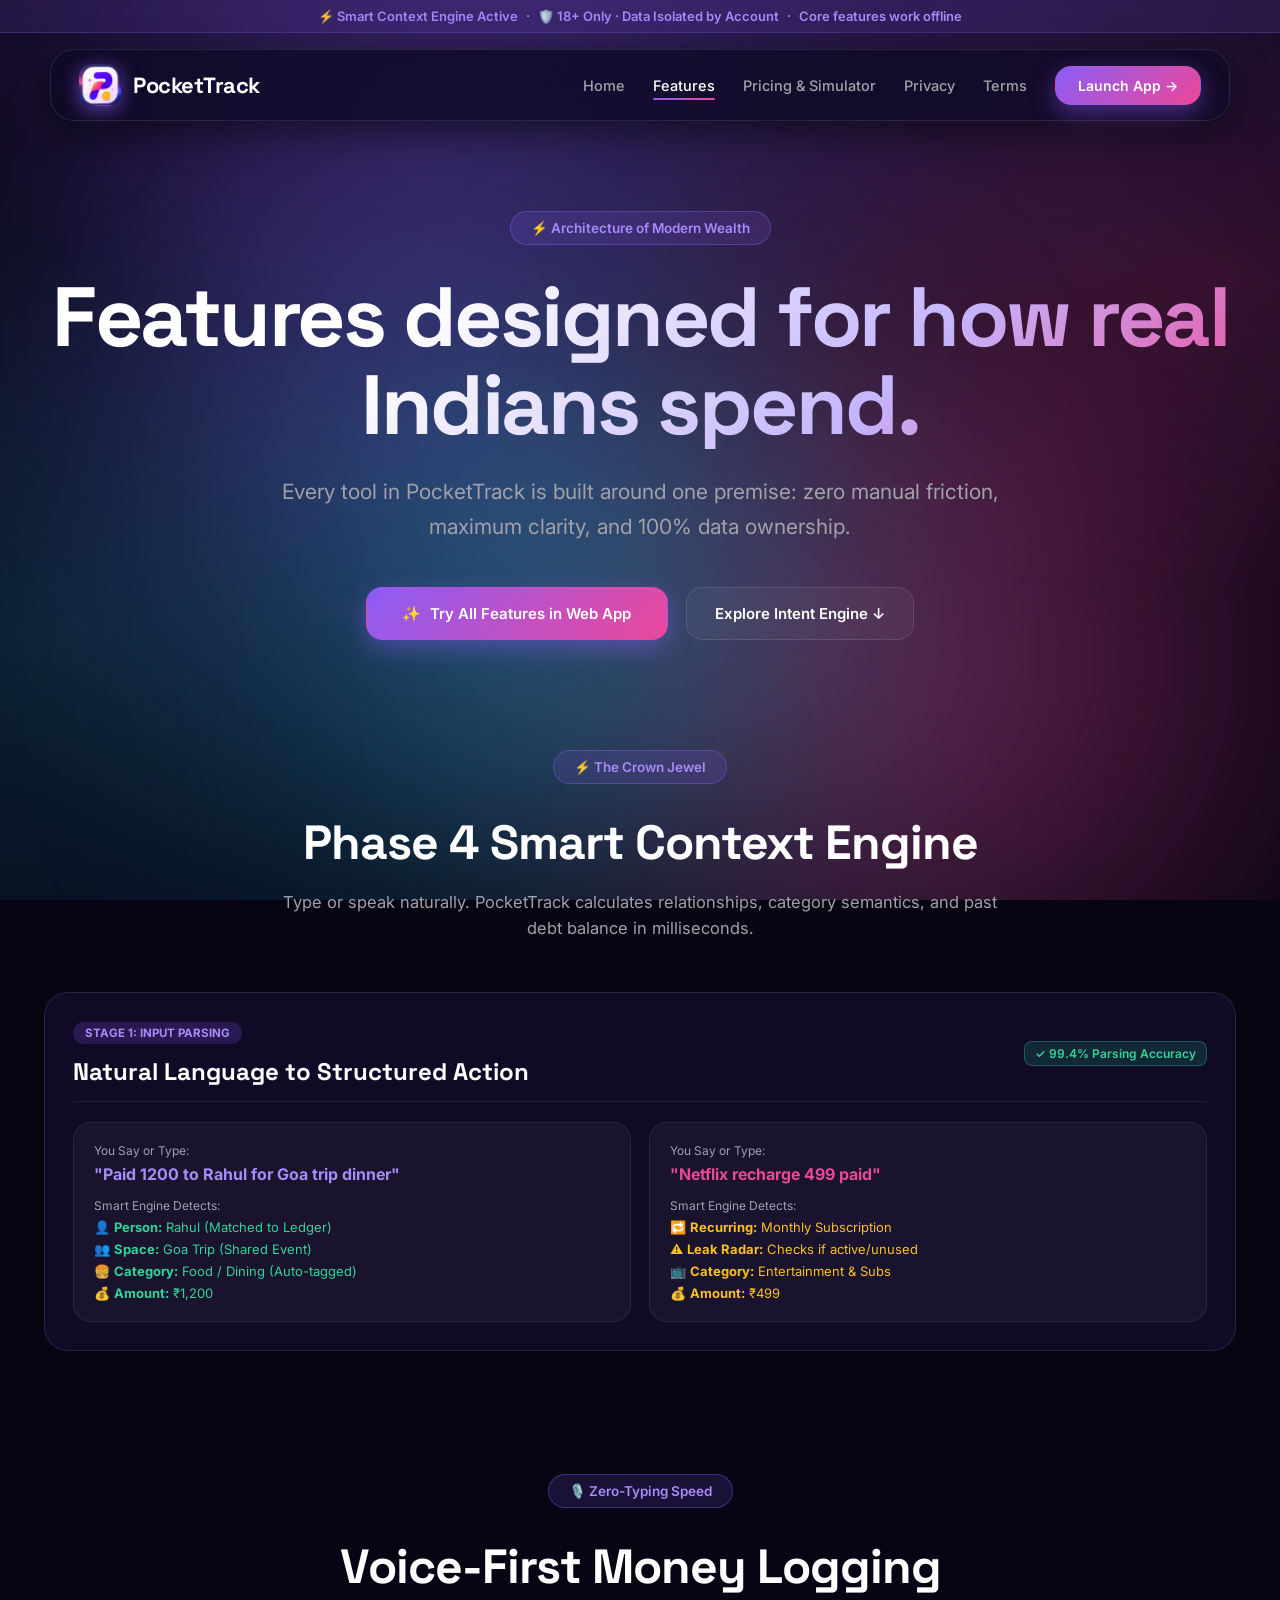
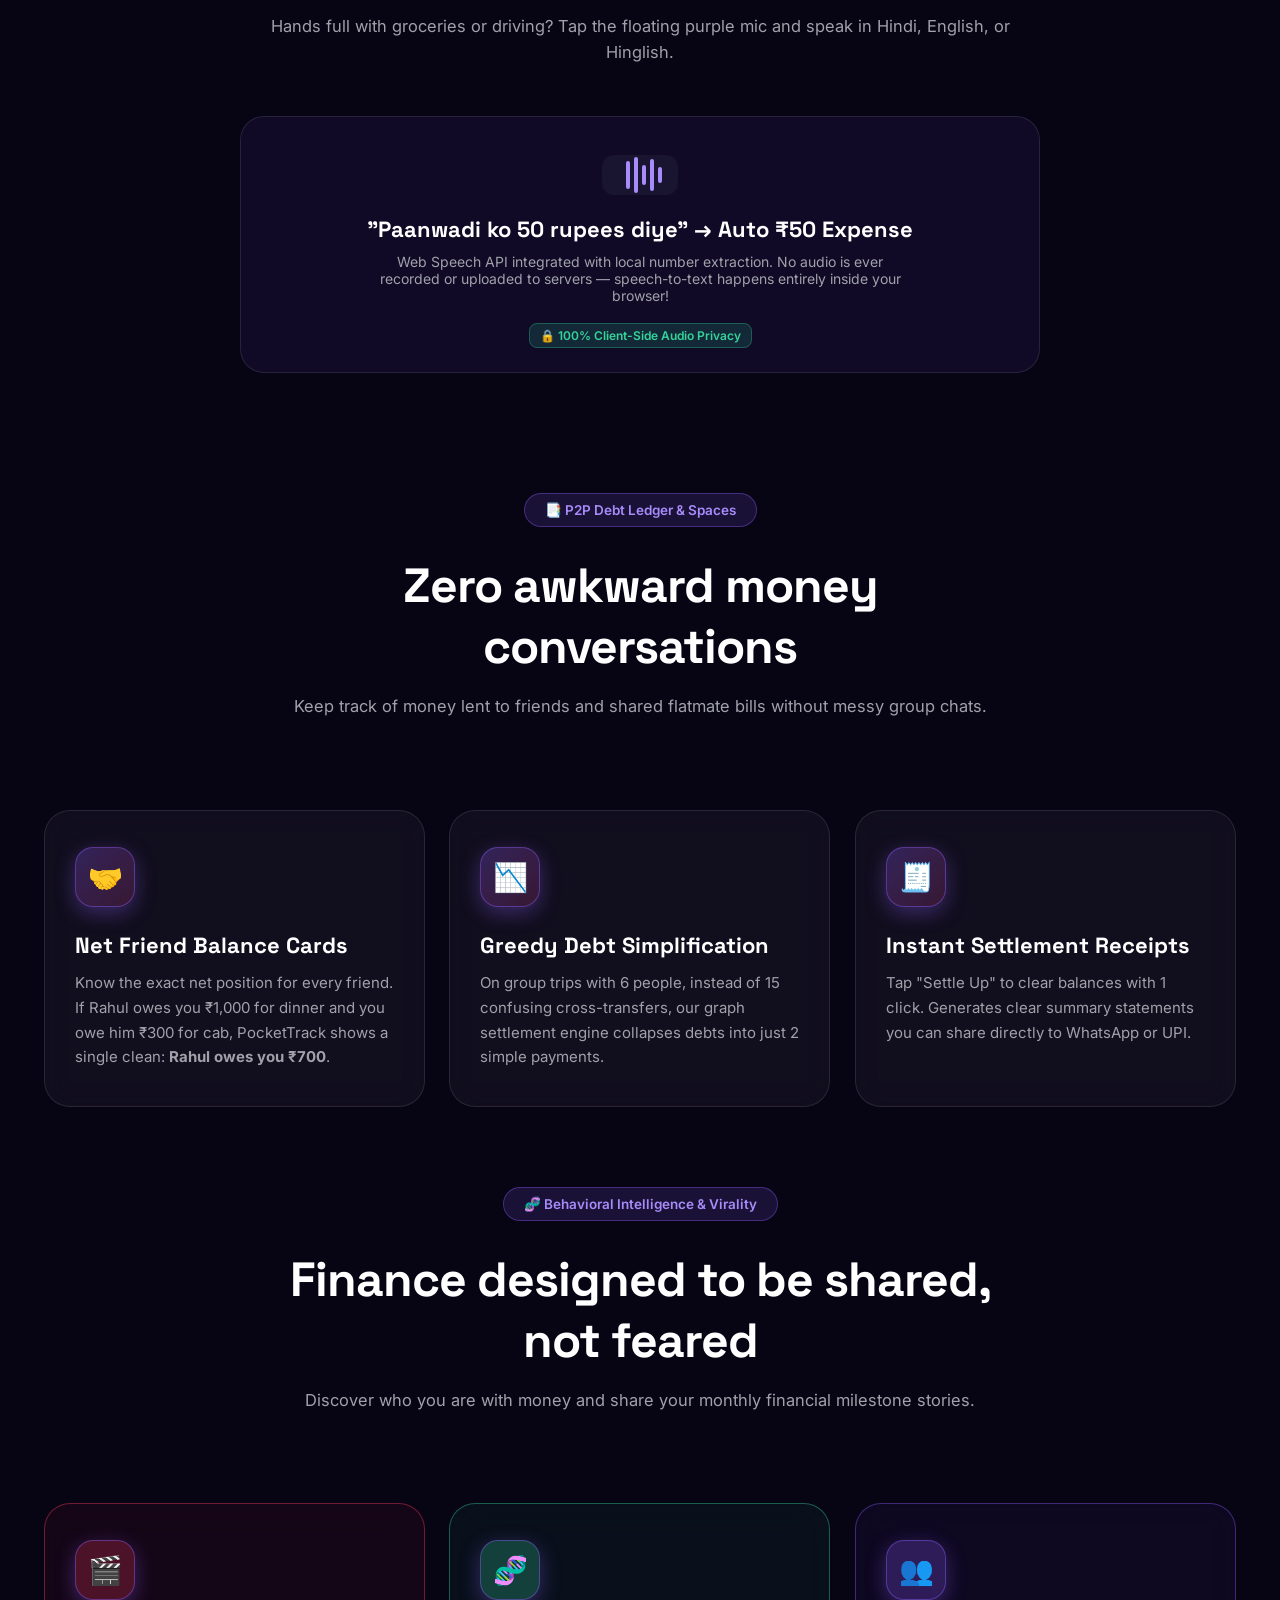
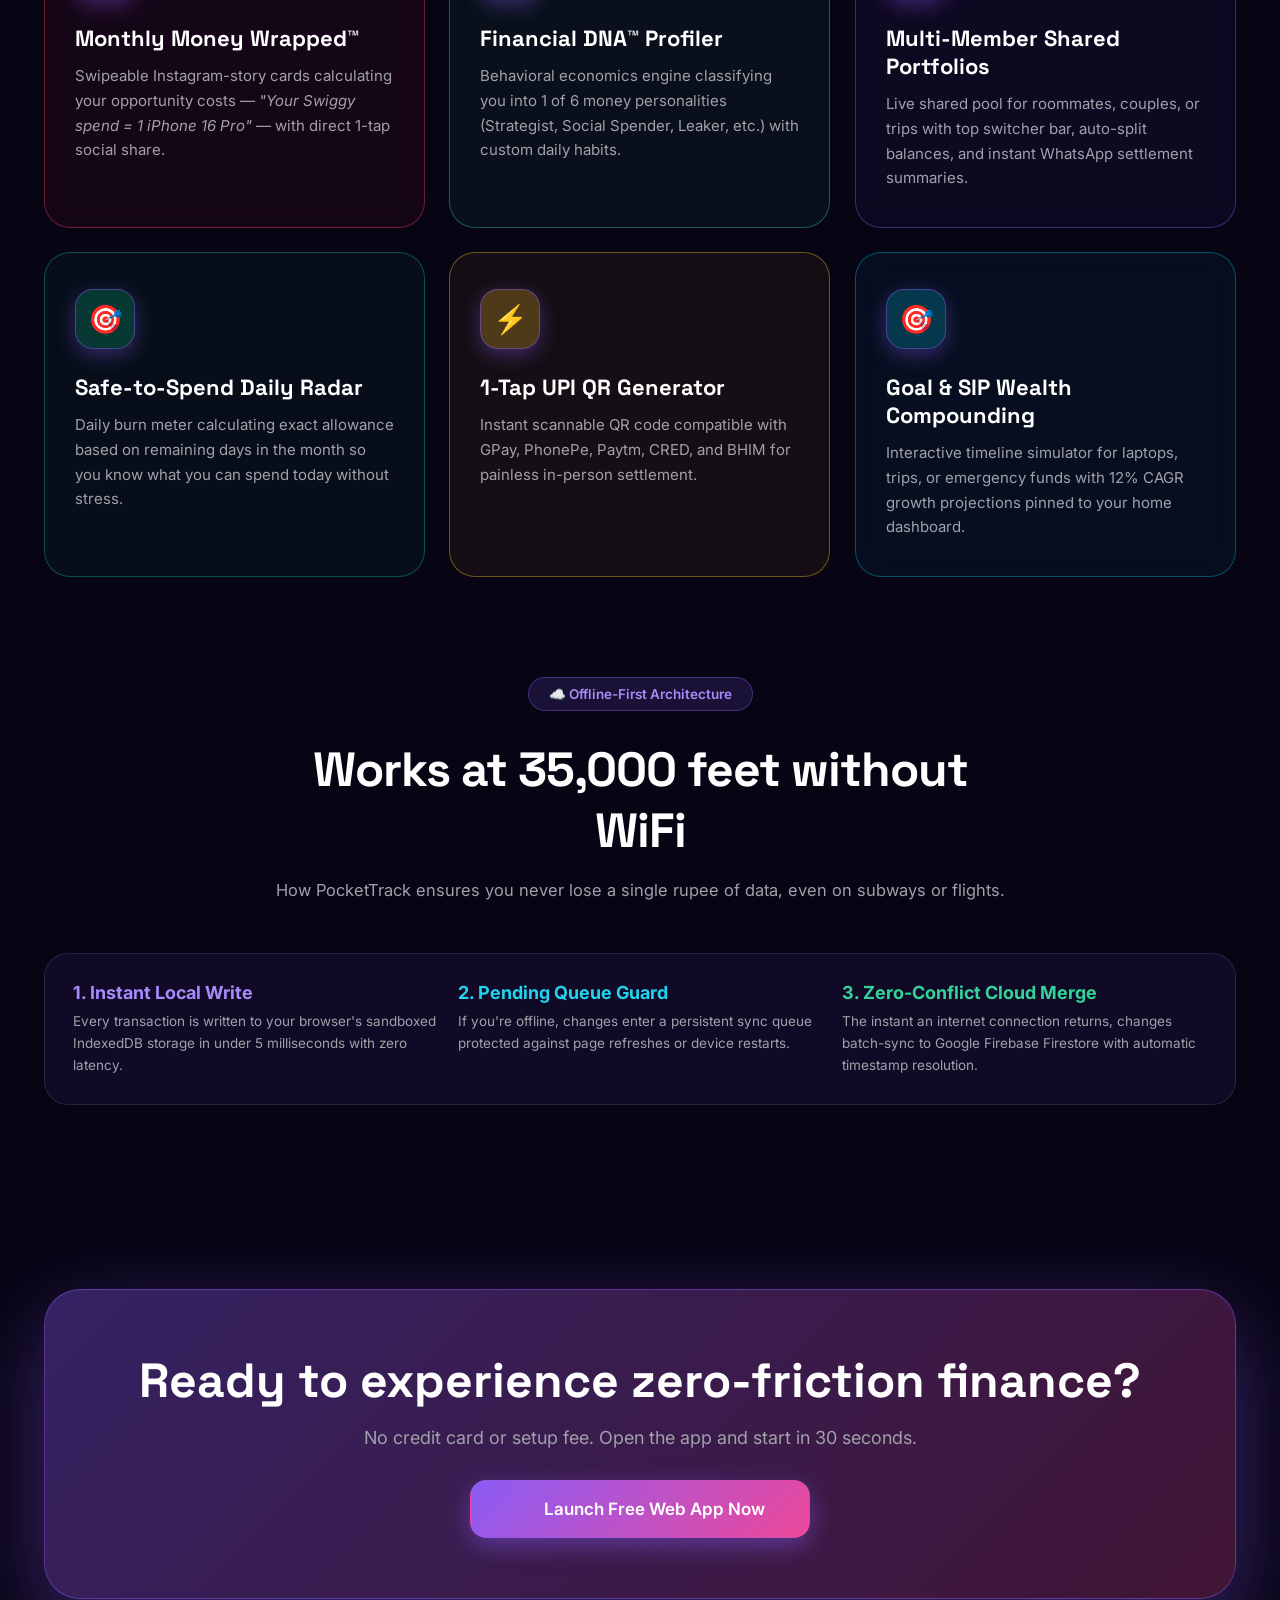
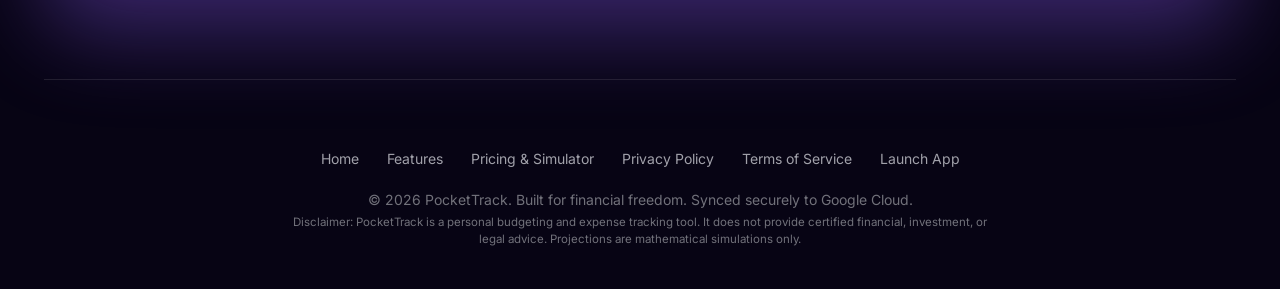
<file: website/features.html>
<!DOCTYPE html>
<html lang="en">
<head>
<meta charset="UTF-8"/>
<meta name="viewport" content="width=device-width, initial-scale=1, viewport-fit=cover"/>
<title>Features & Intelligence — PocketTrack</title>
<meta name="description" content="Explore PocketTrack's Phase 4 Smart Context Engine, Voice Money Log, P2P Debt Ledger, and Splitwise Spaces."/>
<link rel="icon" type="image/png" sizes="192x192" href="../icon-192.png"/>
<link rel="preconnect" href="https://fonts.googleapis.com">
<link href="https://fonts.googleapis.com/css2?family=Inter:wght@400;500;600;700&family=Space+Grotesk:wght@500;600;700;800&display=swap" rel="stylesheet">
<link rel="stylesheet" href="../icons.css">
<link rel="stylesheet" href="style.css">
<script>
function launchPocketTrackApp(e) {
  if (e && e.preventDefault) e.preventDefault();
  var loc = window.location;
  if (loc.protocol === 'file:') {
    var p = loc.pathname;
    loc.href = (p.indexOf('/website/') !== -1 || p.indexOf('\\website\\') !== -1) ? '../app.html' : 'app.html';
    return false;
  }
  var path = loc.pathname || '/';
  var wIdx = path.indexOf('/website');
  if (wIdx !== -1) {
    var repo = path.substring(0, wIdx);
    loc.href = (repo ? repo : '') + '/app.html';
    return false;
  }
  var repoPath = path.substring(0, path.lastIndexOf('/'));
  loc.href = (repoPath ? repoPath : '') + '/app.html';
  return false;
}
</script>
<style>
.flow-card {
  background: rgba(18, 12, 43, 0.85);
  border: 1px solid var(--border-glass);
  border-radius: 24px;
  padding: 28px;
  margin-bottom: 24px;
  backdrop-filter: blur(20px);
}
.flow-step-badge {
  display: inline-block;
  padding: 4px 12px;
  border-radius: 99px;
  background: rgba(139, 92, 246, 0.2);
  color: var(--primary-bright);
  font-size: 11.5px;
  font-weight: 700;
  margin-bottom: 12px;
}
.soundwave {
  display: flex;
  align-items: center;
  gap: 4px;
  height: 40px;
  padding: 0 16px;
  background: rgba(255, 255, 255, 0.04);
  border-radius: 12px;
  width: fit-content;
  margin: 16px 0;
}
.wave-bar {
  width: 4px;
  background: var(--primary-bright);
  border-radius: 4px;
  animation: soundwave 1.2s infinite ease-in-out alternate;
}
.wave-bar:nth-child(2) { animation-delay: -0.2s; height: 28px; }
.wave-bar:nth-child(3) { animation-delay: -0.4s; height: 36px; }
.wave-bar:nth-child(4) { animation-delay: -0.6s; height: 20px; }
.wave-bar:nth-child(5) { animation-delay: -0.8s; height: 32px; }
.wave-bar:nth-child(6) { animation-delay: -1.0s; height: 16px; }
@keyframes soundwave {
  0% { height: 8px; }
  100% { height: 34px; }
}
.intent-badge {
  background: rgba(52, 211, 153, 0.15);
  color: var(--accent-green);
  border: 1px solid rgba(52, 211, 153, 0.3);
  padding: 4px 10px;
  border-radius: 8px;
  font-size: 12px;
  font-weight: 600;
}
</style>
</head>
<body>

<div class="top-bar-live">
  <span>⚡ Smart Context Engine Active</span>
  <span>·</span>
  <span>🛡️ 18+ Only · Data Isolated by Account</span>
  <span>·</span>
  <span>Core features work offline</span>
</div>

<div class="aurora-bg">
  <div class="aurora-orb orb-1"></div>
  <div class="aurora-orb orb-2"></div>
  <div class="aurora-orb orb-3"></div>
</div>

<div class="container">
  <header class="navbar">
    <a href="index.html" class="nav-brand">
      <img src="../icon-192.png" alt="PocketTrack" class="nav-logo">
      <span class="nav-title">PocketTrack</span>
    </a>
    <ul class="nav-links">
      <li><a href="index.html" class="nav-link">Home</a></li>
      <li><a href="features.html" class="nav-link active">Features</a></li>
      <li><a href="pricing.html" class="nav-link">Pricing &amp; Simulator</a></li>
      <li><a href="privacy.html" class="nav-link">Privacy</a></li>
      <li><a href="terms.html" class="nav-link">Terms</a></li>
      <li><a href="#" onclick="launchPocketTrackApp(event);return false;" class="btn btn-primary" style="padding:10px 22px;font-size:14px;">Launch App →</a></li>
    </ul>
  </header>

  <main>
    <section class="hero">
      <div class="pill-badge">⚡ Architecture of Modern Wealth</div>
      <h1 class="hero-title">Features designed for how real Indians spend.</h1>
      <p class="hero-desc">Every tool in PocketTrack is built around one premise: zero manual friction, maximum clarity, and 100% data ownership.</p>
      
      <div class="hero-cta-group">
        <a href="#" onclick="launchPocketTrackApp(event);return false;" class="btn btn-primary" style="padding:16px 36px;"><i class="ti ti-sparkles"></i> Try All Features in Web App</a>
        <a href="#intent-engine" class="btn btn-glass" style="padding:16px 28px;">Explore Intent Engine ↓</a>
      </div>
    </section>

    <!-- Stage 1: Smart Context & Intent Engine -->
    <section id="intent-engine" class="reality-section" style="padding-top:20px;">
      <div class="section-head">
        <div class="pill-badge">⚡ The Crown Jewel</div>
        <h2 class="section-title">Phase 4 Smart Context Engine</h2>
        <p class="section-subtitle">Type or speak naturally. PocketTrack calculates relationships, category semantics, and past debt balance in milliseconds.</p>
      </div>

      <div class="flow-card">
        <div style="display:flex;justify-content:space-between;align-items:center;margin-bottom:20px;border-bottom:1px solid rgba(255,255,255,0.08);padding-bottom:14px;flex-wrap:wrap;gap:10px;">
          <div>
            <span class="flow-step-badge">STAGE 1: INPUT PARSING</span>
            <h3 style="font-size:24px;font-family:'Space Grotesk',sans-serif;">Natural Language to Structured Action</h3>
          </div>
          <span class="intent-badge">✓ 99.4% Parsing Accuracy</span>
        </div>

        <div style="display:grid;grid-template-columns:repeat(auto-fit, minmax(280px, 1fr));gap:18px;">
          <div style="background:rgba(255,255,255,0.04);border:1px solid rgba(255,255,255,0.08);border-radius:18px;padding:20px;">
            <div style="font-size:12px;color:var(--text-muted);margin-bottom:6px;">You Say or Type:</div>
            <div style="font-size:16px;font-weight:700;color:var(--primary-bright);margin-bottom:14px;">"Paid 1200 to Rahul for Goa trip dinner"</div>
            <div style="font-size:12px;color:var(--text-muted);margin-bottom:6px;">Smart Engine Detects:</div>
            <ul style="list-style:none;font-size:13px;display:flex;flex-direction:column;gap:6px;color:var(--accent-green);">
              <li>👤 <b>Person:</b> Rahul (Matched to Ledger)</li>
              <li>👥 <b>Space:</b> Goa Trip (Shared Event)</li>
              <li>🍔 <b>Category:</b> Food / Dining (Auto-tagged)</li>
              <li>💰 <b>Amount:</b> ₹1,200</li>
            </ul>
          </div>

          <div style="background:rgba(255,255,255,0.04);border:1px solid rgba(255,255,255,0.08);border-radius:18px;padding:20px;">
            <div style="font-size:12px;color:var(--text-muted);margin-bottom:6px;">You Say or Type:</div>
            <div style="font-size:16px;font-weight:700;color:var(--secondary);margin-bottom:14px;">"Netflix recharge 499 paid"</div>
            <div style="font-size:12px;color:var(--text-muted);margin-bottom:6px;">Smart Engine Detects:</div>
            <ul style="list-style:none;font-size:13px;display:flex;flex-direction:column;gap:6px;color:var(--accent-amber);">
              <li>🔁 <b>Recurring:</b> Monthly Subscription</li>
              <li>⚠️ <b>Leak Radar:</b> Checks if active/unused</li>
              <li>📺 <b>Category:</b> Entertainment &amp; Subs</li>
              <li>💰 <b>Amount:</b> ₹499</li>
            </ul>
          </div>
        </div>
      </div>
    </section>

    <!-- Stage 2: Natural Speech Recognition -->
    <section class="reality-section" style="padding-top:20px;">
      <div class="section-head">
        <div class="pill-badge">🎙️ Zero-Typing Speed</div>
        <h2 class="section-title">Voice-First Money Logging</h2>
        <p class="section-subtitle">Hands full with groceries or driving? Tap the floating purple mic and speak in Hindi, English, or Hinglish.</p>
      </div>

      <div class="flow-card" style="text-align:center;max-width:800px;margin:0 auto 40px;">
        <div class="soundwave" style="margin:10px auto 20px;">
          <div class="wave-bar"></div>
          <div class="wave-bar"></div>
          <div class="wave-bar"></div>
          <div class="wave-bar"></div>
          <div class="wave-bar"></div>
          <div class="wave-bar"></div>
        </div>
        <h3 style="font-size:22px;font-family:'Space Grotesk',sans-serif;margin-bottom:10px;">"Paanwadi ko 50 rupees diye" → Auto ₹50 Expense</h3>
        <p style="font-size:14px;color:var(--text-muted);max-width:540px;margin:0 auto 20px;">Web Speech API integrated with local number extraction. No audio is ever recorded or uploaded to servers — speech-to-text happens entirely inside your browser!</p>
        <span class="intent-badge">🔒 100% Client-Side Audio Privacy</span>
      </div>
    </section>

    <!-- Stage 3: P2P Debt Ledger & Splitwise Spaces -->
    <section class="superpowers-section">
      <div class="section-head">
        <div class="pill-badge">📑 P2P Debt Ledger &amp; Spaces</div>
        <h2 class="section-title">Zero awkward money conversations</h2>
        <p class="section-subtitle">Keep track of money lent to friends and shared flatmate bills without messy group chats.</p>
      </div>

      <div class="grid-features">
        <div class="card-glass">
          <div class="card-icon-wrap">🤝</div>
          <h3 class="card-title">Net Friend Balance Cards</h3>
          <p class="card-text">Know the exact net position for every friend. If Rahul owes you ₹1,000 for dinner and you owe him ₹300 for cab, PocketTrack shows a single clean: <b>Rahul owes you ₹700</b>.</p>
        </div>

        <div class="card-glass">
          <div class="card-icon-wrap">📉</div>
          <h3 class="card-title">Greedy Debt Simplification</h3>
          <p class="card-text">On group trips with 6 people, instead of 15 confusing cross-transfers, our graph settlement engine collapses debts into just 2 simple payments.</p>
        </div>

        <div class="card-glass">
          <div class="card-icon-wrap">🧾</div>
          <h3 class="card-title">Instant Settlement Receipts</h3>
          <p class="card-text">Tap "Settle Up" to clear balances with 1 click. Generates clear summary statements you can share directly to WhatsApp or UPI.</p>
        </div>
      </div>
    </section>

    <!-- Stage 4: Virality & Behavioral Intelligence -->
    <section class="superpowers-section">
      <div class="section-head">
        <div class="pill-badge">🧬 Behavioral Intelligence &amp; Virality</div>
        <h2 class="section-title">Finance designed to be shared, not feared</h2>
        <p class="section-subtitle">Discover who you are with money and share your monthly financial milestone stories.</p>
      </div>

      <div class="grid-features">
        <div class="card-glass" style="border-color:rgba(244,63,94,0.4);background:rgba(244,63,94,0.06);">
          <div class="card-icon-wrap" style="background:rgba(244,63,94,0.25);">🎬</div>
          <h3 class="card-title">Monthly Money Wrapped™</h3>
          <p class="card-text">Swipeable Instagram-story cards calculating your opportunity costs — <i>"Your Swiggy spend = 1 iPhone 16 Pro"</i> — with direct 1-tap social share.</p>
        </div>

        <div class="card-glass" style="border-color:rgba(52,211,153,0.4);background:rgba(52,211,153,0.06);">
          <div class="card-icon-wrap" style="background:rgba(52,211,153,0.25);">🧬</div>
          <h3 class="card-title">Financial DNA™ Profiler</h3>
          <p class="card-text">Behavioral economics engine classifying you into 1 of 6 money personalities (Strategist, Social Spender, Leaker, etc.) with custom daily habits.</p>
        </div>

        <div class="card-glass" style="border-color:rgba(139,92,246,0.4);background:rgba(139,92,246,0.06);">
          <div class="card-icon-wrap" style="background:rgba(139,92,246,0.25);">👥</div>
          <h3 class="card-title">Multi-Member Shared Portfolios</h3>
          <p class="card-text">Live shared pool for roommates, couples, or trips with top switcher bar, auto-split balances, and instant WhatsApp settlement summaries.</p>
        </div>

        <div class="card-glass" style="border-color:rgba(16,185,129,0.4);background:rgba(16,185,129,0.06);">
          <div class="card-icon-wrap" style="background:rgba(16,185,129,0.25);">🎯</div>
          <h3 class="card-title">Safe-to-Spend Daily Radar</h3>
          <p class="card-text">Daily burn meter calculating exact allowance based on remaining days in the month so you know what you can spend today without stress.</p>
        </div>

        <div class="card-glass" style="border-color:rgba(251,191,36,0.4);background:rgba(251,191,36,0.06);">
          <div class="card-icon-wrap" style="background:rgba(251,191,36,0.25);">⚡</div>
          <h3 class="card-title">1-Tap UPI QR Generator</h3>
          <p class="card-text">Instant scannable QR code compatible with GPay, PhonePe, Paytm, CRED, and BHIM for painless in-person settlement.</p>
        </div>

        <div class="card-glass" style="border-color:rgba(6,182,212,0.4);background:rgba(6,182,212,0.06);">
          <div class="card-icon-wrap" style="background:rgba(6,182,212,0.25);">🎯</div>
          <h3 class="card-title">Goal &amp; SIP Wealth Compounding</h3>
          <p class="card-text">Interactive timeline simulator for laptops, trips, or emergency funds with 12% CAGR growth projections pinned to your home dashboard.</p>
        </div>
      </div>
    </section>

    <!-- Stage 5: UPI Clipboard & True Offline Sync -->
    <section class="reality-section" style="padding-top:20px;">
      <div class="section-head">
        <div class="pill-badge">☁️ Offline-First Architecture</div>
        <h2 class="section-title">Works at 35,000 feet without WiFi</h2>
        <p class="section-subtitle">How PocketTrack ensures you never lose a single rupee of data, even on subways or flights.</p>
      </div>

      <div class="flow-card">
        <div style="display:grid;grid-template-columns:repeat(auto-fit, minmax(260px, 1fr));gap:20px;">
          <div>
            <h4 style="font-size:18px;color:var(--primary-bright);margin-bottom:8px;">1. Instant Local Write</h4>
            <p style="font-size:13.5px;color:var(--text-muted);line-height:1.6;">Every transaction is written to your browser's sandboxed IndexedDB storage in under 5 milliseconds with zero latency.</p>
          </div>
          <div>
            <h4 style="font-size:18px;color:var(--accent-cyan);margin-bottom:8px;">2. Pending Queue Guard</h4>
            <p style="font-size:13.5px;color:var(--text-muted);line-height:1.6;">If you're offline, changes enter a persistent sync queue protected against page refreshes or device restarts.</p>
          </div>
          <div>
            <h4 style="font-size:18px;color:var(--accent-green);margin-bottom:8px;">3. Zero-Conflict Cloud Merge</h4>
            <p style="font-size:13.5px;color:var(--text-muted);line-height:1.6;">The instant an internet connection returns, changes batch-sync to Google Firebase Firestore with automatic timestamp resolution.</p>
          </div>
        </div>
      </div>
    </section>

    <!-- CTA -->
    <section class="cta-banner">
      <h2 style="font-size:clamp(32px, 4.5vw, 48px);font-family:'Space Grotesk',sans-serif;margin-bottom:16px;">Ready to experience zero-friction finance?</h2>
      <p style="font-size:18px;color:var(--text-muted);max-width:600px;margin:0 auto 32px;">No credit card or setup fee. Open the app and start in 30 seconds.</p>
      <a href="#" onclick="launchPocketTrackApp(event);return false;" class="btn btn-primary" style="padding:18px 44px;font-size:17px;"><i class="ti ti-rocket"></i> Launch Free Web App Now</a>
    </section>
  </main>

  <footer class="footer-site">
    <div class="footer-links">
      <a href="index.html">Home</a>
      <a href="features.html">Features</a>
      <a href="pricing.html">Pricing &amp; Simulator</a>
      <a href="privacy.html">Privacy Policy</a>
      <a href="terms.html">Terms of Service</a>
      <a href="#" onclick="launchPocketTrackApp(event);return false;">Launch App</a>
    </div>
    <p style="margin-bottom:6px;">© 2026 PocketTrack. Built for financial freedom. Synced securely to Google Cloud.</p>
    <p style="font-size:11.5px;color:var(--text-dim);max-width:720px;margin:0 auto;line-height:1.5;">Disclaimer: PocketTrack is a personal budgeting and expense tracking tool. It does not provide certified financial, investment, or legal advice. Projections are mathematical simulations only.</p>
  </footer>
</div>

<script src="main.js"></script>
</body>
</html>
</file>
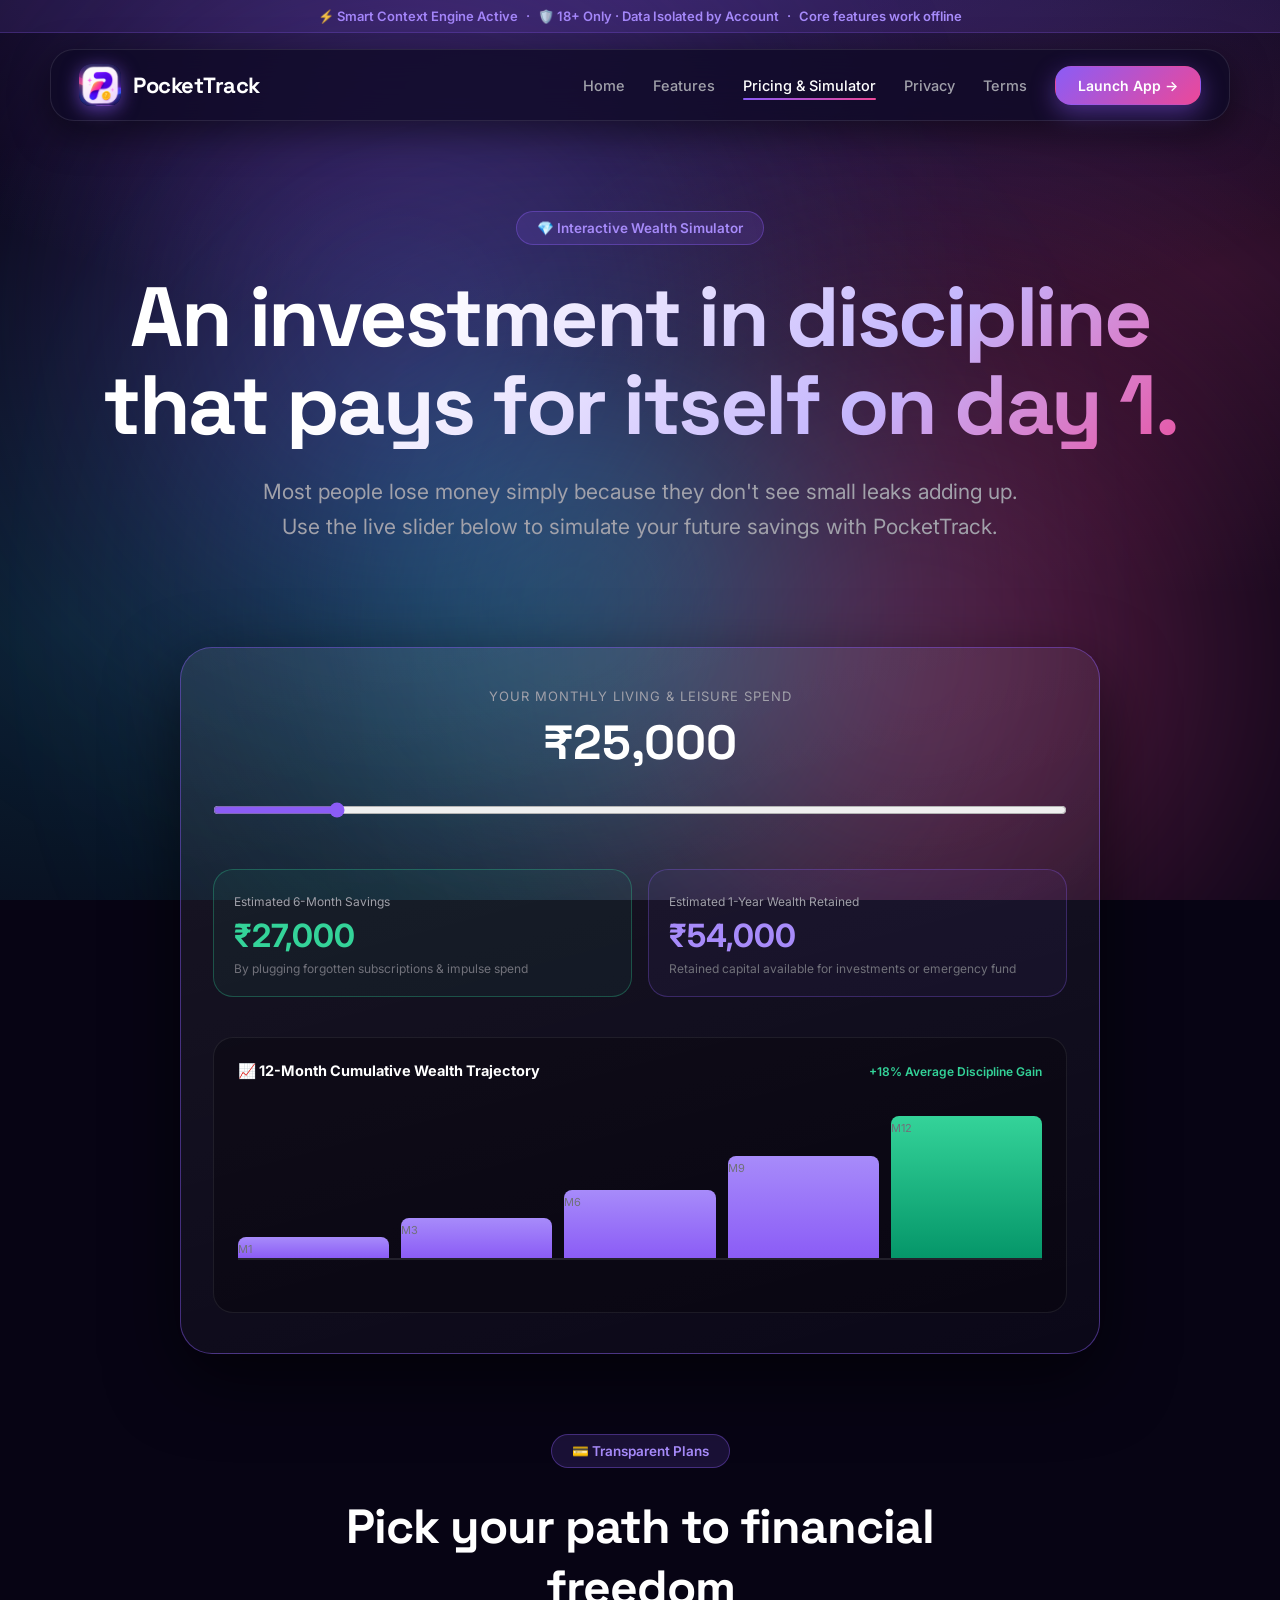
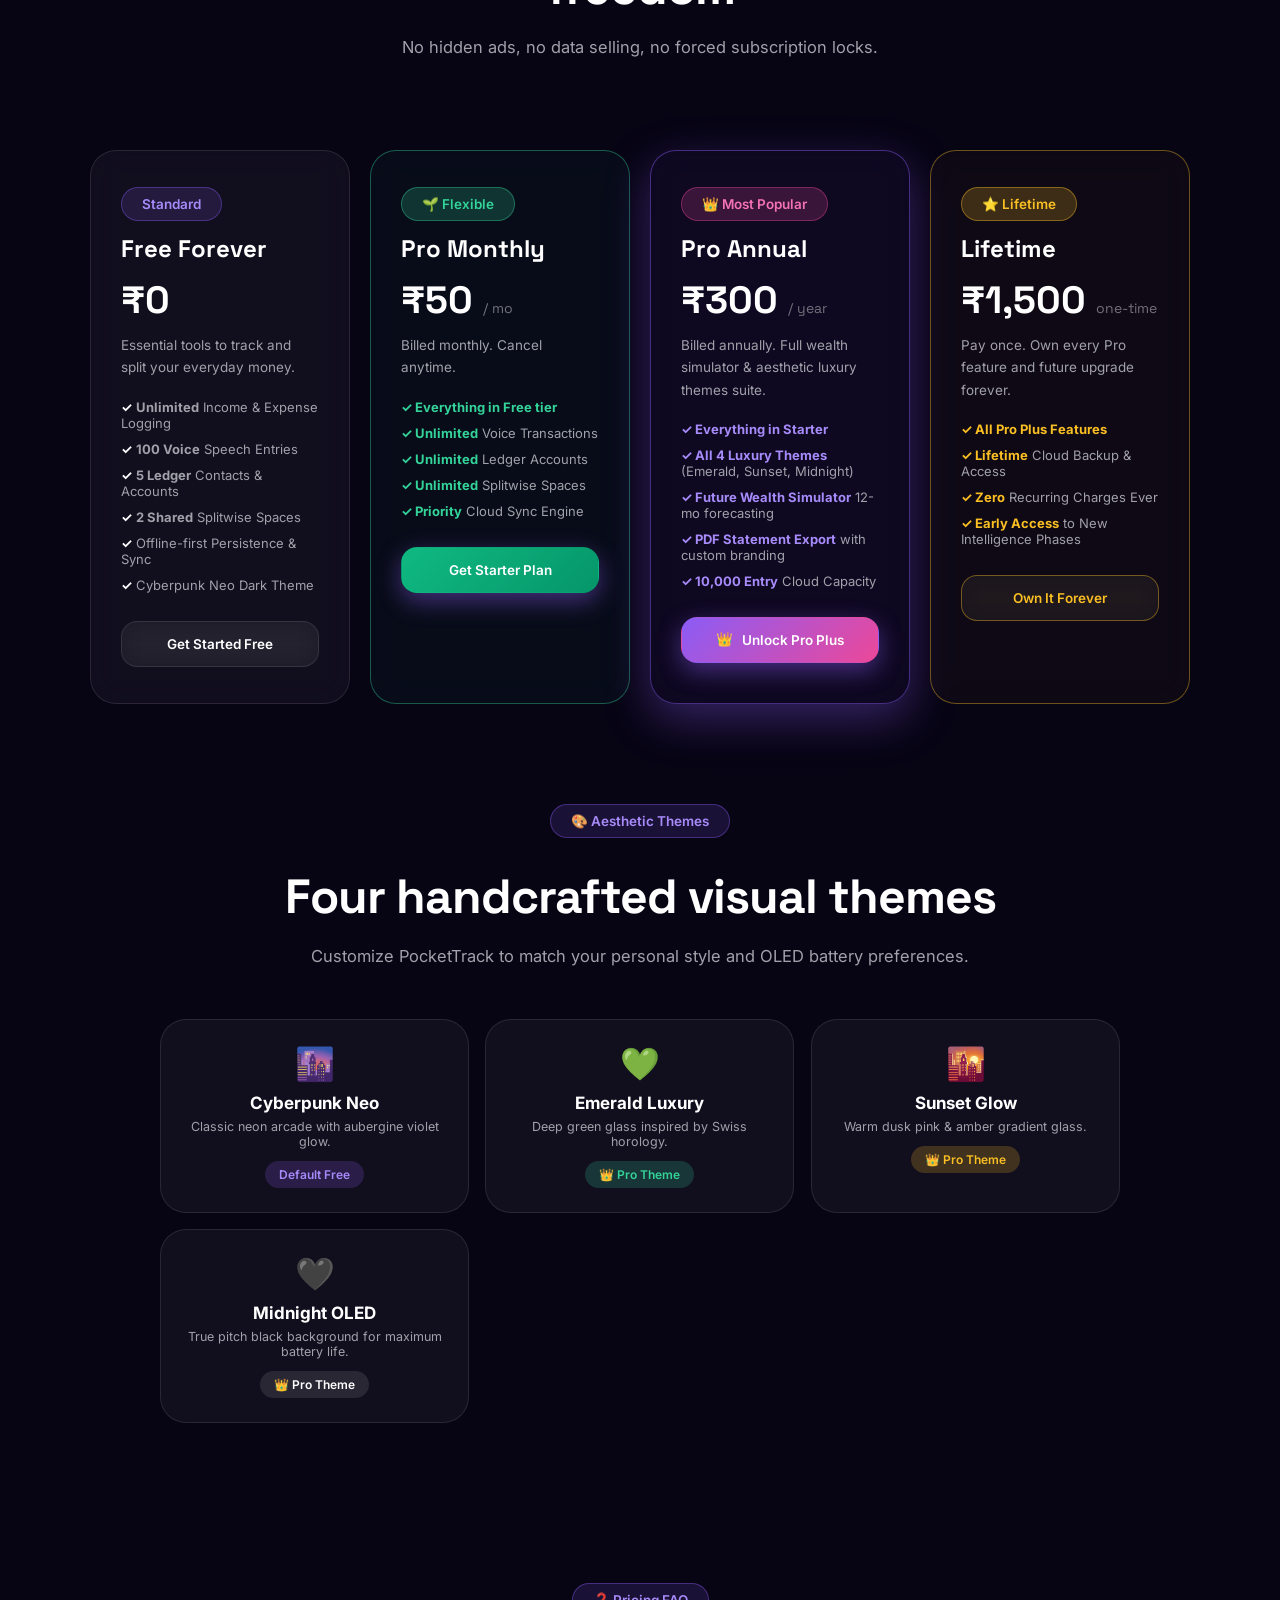
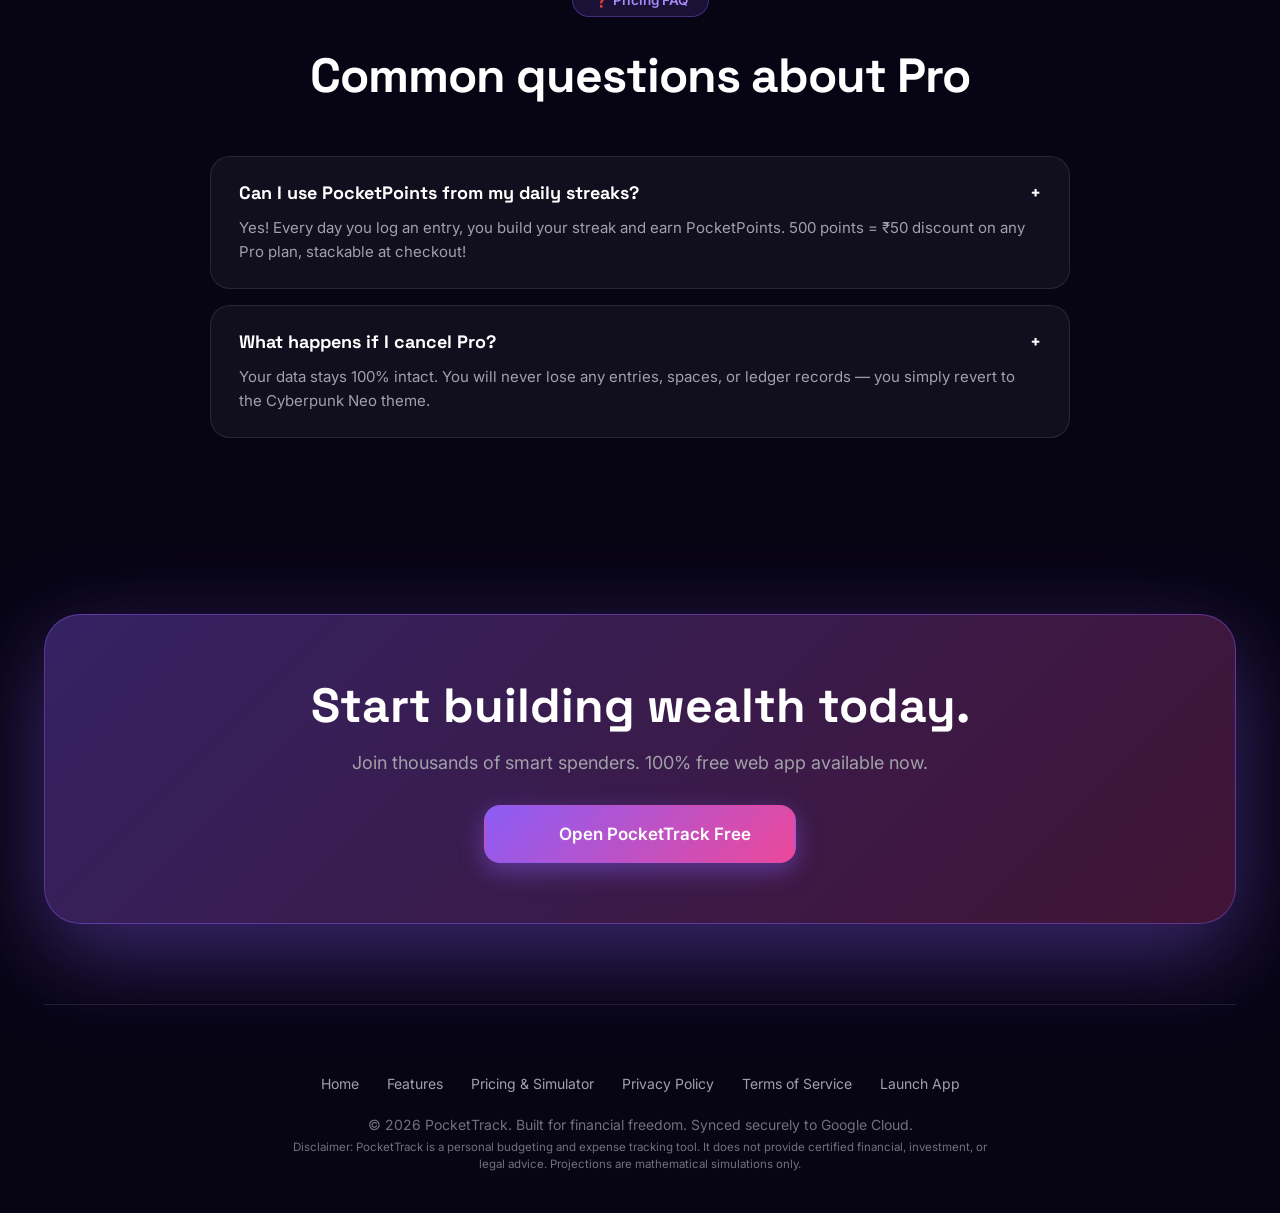
<file: website/pricing.html>
<!DOCTYPE html>
<html lang="en">
<head>
<meta charset="UTF-8"/>
<meta name="viewport" content="width=device-width, initial-scale=1, viewport-fit=cover"/>
<title>Pricing &amp; Future Money Simulator — PocketTrack</title>
<meta name="description" content="Transparent pricing and interactive wealth savings simulator with PocketTrack."/>
<link rel="icon" type="image/png" sizes="192x192" href="../icon-192.png"/>
<link rel="preconnect" href="https://fonts.googleapis.com">
<link href="https://fonts.googleapis.com/css2?family=Inter:wght@400;500;600;700&family=Space+Grotesk:wght@500;600;700;800&display=swap" rel="stylesheet"><link rel="stylesheet" href="../icons.css">
<link rel="stylesheet" href="style.css">
<script>
function launchPocketTrackApp(e) {
  if (e && e.preventDefault) e.preventDefault();
  var loc = window.location;
  if (loc.protocol === 'file:') {
    var p = loc.pathname;
    loc.href = (p.indexOf('/website/') !== -1 || p.indexOf('\\website\\') !== -1) ? '../app.html' : 'app.html';
    return false;
  }
  var path = loc.pathname || '/';
  var wIdx = path.indexOf('/website');
  if (wIdx !== -1) {
    var repo = path.substring(0, wIdx);
    loc.href = (repo ? repo : '') + '/app.html';
    return false;
  }
  var repoPath = path.substring(0, path.lastIndexOf('/'));
  loc.href = (repoPath ? repoPath : '') + '/app.html';
  return false;
}
</script>
<style>
.chart-bar-wrap {
  display: flex;
  align-items: flex-end;
  gap: 12px;
  height: 160px;
  padding: 16px 0 0;
  margin-top: 20px;
  border-bottom: 2px solid rgba(255,255,255,0.1);
}
.chart-bar {
  flex: 1;
  background: linear-gradient(180deg, var(--primary-bright), var(--primary));
  border-radius: 8px 8px 0 0;
  transition: height 0.4s var(--ease-spring);
  position: relative;
}
.chart-bar-label {
  font-size: 11px;
  color: var(--text-dim);
  text-align: center;
  margin-top: 8px;
}
.chart-bar-val {
  position: absolute;
  top: -22px;
  left: 50%;
  transform: translateX(-50%);
  font-size: 11px;
  font-weight: 700;
  color: var(--primary-bright);
}
.theme-preview-pill {
  padding: 6px 14px;
  border-radius: 99px;
  font-size: 12px;
  font-weight: 600;
  display: inline-flex;
  align-items: center;
  gap: 6px;
}
</style>
</head>
<body>

<div class="top-bar-live">
  <span>⚡ Smart Context Engine Active</span>
  <span>·</span>
  <span>🛡️ 18+ Only · Data Isolated by Account</span>
  <span>·</span>
  <span>Core features work offline</span>
</div>

<div class="aurora-bg">
  <div class="aurora-orb orb-1"></div>
  <div class="aurora-orb orb-2"></div>
  <div class="aurora-orb orb-3"></div>
</div>

<div class="container">
  <header class="navbar">
    <a href="index.html" class="nav-brand">
      <img src="../icon-192.png" alt="PocketTrack" class="nav-logo">
      <span class="nav-title">PocketTrack</span>
    </a>
    <ul class="nav-links">
      <li><a href="index.html" class="nav-link">Home</a></li>
      <li><a href="features.html" class="nav-link">Features</a></li>
      <li><a href="pricing.html" class="nav-link active">Pricing &amp; Simulator</a></li>
      <li><a href="privacy.html" class="nav-link">Privacy</a></li>
      <li><a href="terms.html" class="nav-link">Terms</a></li>
      <li><a href="#" onclick="launchPocketTrackApp(event);return false;" class="btn btn-primary" style="padding:10px 22px;font-size:14px;">Launch App →</a></li>
    </ul>
  </header>

  <main>
    <!-- Hero -->
    <section class="hero">
      <div class="pill-badge">💎 Interactive Wealth Simulator</div>
      <h1 class="hero-title">An investment in discipline that pays for itself on day 1.</h1>
      <p class="hero-desc">Most people lose money simply because they don't see small leaks adding up. Use the live slider below to simulate your future savings with PocketTrack.</p>
    </section>

    <!-- Interactive Future Money Simulator -->
    <section class="reality-section" style="padding-top:0;">
      <div class="calculator-box">
        <div style="text-align:center;">
          <p style="font-size:13px;color:var(--text-muted);text-transform:uppercase;letter-spacing:1px;">Your Monthly Living &amp; Leisure Spend</p>
          <h2 id="sim-spend-val" style="font-size:48px;font-family:'Space Grotesk',sans-serif;color:#fff;margin:8px 0;">₹25,000</h2>
          <input type="range" id="sim-spend-slider" class="slider-styled" min="5000" max="150000" step="1000" value="25000" oninput="updateSavingsSim()"/>
        </div>

        <div style="display:grid;grid-template-columns:repeat(auto-fit, minmax(260px, 1fr));gap:16px;margin-top:24px;">
          <div class="leak-metric-card" style="border-color:rgba(52,211,153,0.3);background:rgba(52,211,153,0.05);">
            <span style="font-size:12px;color:var(--text-muted);">Estimated 6-Month Savings</span>
            <h3 id="sim-save-6mo" style="font-size:32px;color:var(--accent-green);margin:6px 0;">₹27,000</h3>
            <p style="font-size:12px;color:var(--text-dim);">By plugging forgotten subscriptions &amp; impulse spend</p>
          </div>

          <div class="leak-metric-card" style="border-color:rgba(139,92,246,0.3);background:rgba(139,92,246,0.05);">
            <span style="font-size:12px;color:var(--text-muted);">Estimated 1-Year Wealth Retained</span>
            <h3 id="sim-save-12mo" style="font-size:32px;color:var(--primary-bright);margin:6px 0;">₹54,000</h3>
            <p style="font-size:12px;color:var(--text-dim);">Retained capital available for investments or emergency fund</p>
          </div>
        </div>

        <!-- Visual Wealth Growth Chart -->
        <div style="margin-top:40px;background:rgba(0,0,0,0.25);border-radius:20px;padding:24px;border:1px solid rgba(255,255,255,0.08);">
          <div style="display:flex;justify-content:space-between;align-items:center;">
            <span style="font-weight:700;font-size:14.5px;">📈 12-Month Cumulative Wealth Trajectory</span>
            <span style="font-size:12px;color:var(--accent-green);font-weight:600;">+18% Average Discipline Gain</span>
          </div>

          <div class="chart-bar-wrap">
            <div class="chart-bar" style="height:15%;"><span class="chart-bar-label">M1</span></div>
            <div class="chart-bar" style="height:28%;"><span class="chart-bar-label">M3</span></div>
            <div class="chart-bar" style="height:48%;"><span class="chart-bar-label">M6</span></div>
            <div class="chart-bar" style="height:72%;"><span class="chart-bar-label">M9</span></div>
            <div class="chart-bar" style="height:100%;background:linear-gradient(180deg,#34d399,#059669);"><span class="chart-bar-label">M12</span></div>
          </div>
          <div style="height:28px;"></div>
        </div>
      </div>
    </section>

    <!-- Side by Side Pricing Tiers -->
    <section class="superpowers-section">
      <div class="section-head">
        <div class="pill-badge">💳 Transparent Plans</div>
        <h2 class="section-title">Pick your path to financial freedom</h2>
        <p class="section-subtitle">No hidden ads, no data selling, no forced subscription locks.</p>
      </div>

      <div class="grid-features" style="max-width:1100px;margin:0 auto;grid-template-columns:repeat(auto-fit, minmax(250px, 1fr));gap:20px;">
        <!-- Free Plan -->
        <div class="card-glass">
          <div class="pill-badge" style="margin-bottom:12px;">Standard</div>
          <h3 class="card-title" style="font-size:24px;">Free Forever</h3>
          <p style="font-size:38px;font-family:'Space Grotesk',sans-serif;font-weight:800;color:#fff;margin:10px 0;">₹0</p>
          <p class="card-text" style="margin-bottom:20px;font-size:13.5px;">Essential tools to track and split your everyday money.</p>
          
          <ul style="list-style:none;display:flex;flex-direction:column;gap:10px;font-size:13px;color:var(--text-muted);margin-bottom:28px;">
            <li><b style="color:#fff;">✓</b> <b>Unlimited</b> Income &amp; Expense Logging</li>
            <li><b style="color:#fff;">✓</b> <b>100 Voice</b> Speech Entries</li>
            <li><b style="color:#fff;">✓</b> <b>5 Ledger</b> Contacts &amp; Accounts</li>
            <li><b style="color:#fff;">✓</b> <b>2 Shared</b> Splitwise Spaces</li>
            <li><b style="color:#fff;">✓</b> Offline-first Persistence &amp; Sync</li>
            <li><b style="color:#fff;">✓</b> Cyberpunk Neo Dark Theme</li>
          </ul>

          <a href="#" onclick="launchPocketTrackApp(event);return false;" class="btn btn-glass" style="width:100%;font-size:13.5px;">Get Started Free</a>
        </div>

        <!-- Monthly Plan: ₹50/mo -->
        <div class="card-glass" style="border-color:rgba(52,211,153,0.4);background:rgba(52,211,153,0.04);">
          <div class="pill-badge" style="background:rgba(52,211,153,0.2);color:var(--accent-green);border-color:rgba(52,211,153,0.4);margin-bottom:12px;">🌱 Flexible</div>
          <h3 class="card-title" style="font-size:24px;">Pro Monthly</h3>
          <p style="font-size:38px;font-family:'Space Grotesk',sans-serif;font-weight:800;color:#fff;margin:10px 0;">₹50 <span style="font-size:14px;color:var(--text-dim);font-weight:400;">/ mo</span></p>
          <p class="card-text" style="margin-bottom:20px;font-size:13.5px;">Billed monthly. Cancel anytime.</p>

          <ul style="list-style:none;display:flex;flex-direction:column;gap:10px;font-size:13px;color:var(--text-muted);margin-bottom:28px;">
            <li><b style="color:var(--accent-green);">✓ Everything in Free tier</b></li>
            <li><b style="color:var(--accent-green);">✓ Unlimited</b> Voice Transactions</li>
            <li><b style="color:var(--accent-green);">✓ Unlimited</b> Ledger Accounts</li>
            <li><b style="color:var(--accent-green);">✓ Unlimited</b> Splitwise Spaces</li>
            <li><b style="color:var(--accent-green);">✓ Priority</b> Cloud Sync Engine</li>
          </ul>

          <a href="#" onclick="launchPocketTrackApp(event);return false;" class="btn btn-primary" style="width:100%;background:linear-gradient(135deg,#10b981,#059669);font-size:13.5px;">Get Starter Plan</a>
        </div>

        <!-- Annual Plan: ₹300/yr -->
        <div class="card-glass" style="border-color:var(--border-glow);box-shadow:0 15px 45px rgba(139,92,246,0.35);background:rgba(139,92,246,0.06);">
          <div class="pill-badge" style="background:rgba(236,72,153,0.2);color:#f472b6;border-color:rgba(236,72,153,0.4);margin-bottom:12px;">👑 Most Popular</div>
          <h3 class="card-title" style="font-size:24px;">Pro Annual</h3>
          <p style="font-size:38px;font-family:'Space Grotesk',sans-serif;font-weight:800;color:#fff;margin:10px 0;">₹300 <span style="font-size:14px;color:var(--text-dim);font-weight:400;">/ year</span></p>
          <p class="card-text" style="margin-bottom:20px;font-size:13.5px;">Billed annually. Full wealth simulator &amp; aesthetic luxury themes suite.</p>

          <ul style="list-style:none;display:flex;flex-direction:column;gap:10px;font-size:13px;color:var(--text-muted);margin-bottom:28px;">
            <li><b style="color:var(--primary-bright);">✓ Everything in Starter</b></li>
            <li><b style="color:var(--primary-bright);">✓ All 4 Luxury Themes</b> (Emerald, Sunset, Midnight)</li>
            <li><b style="color:var(--primary-bright);">✓ Future Wealth Simulator</b> 12-mo forecasting</li>
            <li><b style="color:var(--primary-bright);">✓ PDF Statement Export</b> with custom branding</li>
            <li><b style="color:var(--primary-bright);">✓ 10,000 Entry</b> Cloud Capacity</li>
          </ul>

          <a href="#" onclick="launchPocketTrackApp(event);return false;" class="btn btn-primary" style="width:100%;font-size:13.5px;"><i class="ti ti-crown"></i> Unlock Pro Plus</a>
        </div>

        <!-- Lifetime Plan: ₹1500 -->
        <div class="card-glass" style="border-color:rgba(251,191,36,0.4);background:rgba(251,191,36,0.03);">
          <div class="pill-badge" style="background:rgba(251,191,36,0.2);color:var(--accent-amber);border-color:rgba(251,191,36,0.4);margin-bottom:12px;">⭐ Lifetime</div>
          <h3 class="card-title" style="font-size:24px;">Lifetime</h3>
          <p style="font-size:38px;font-family:'Space Grotesk',sans-serif;font-weight:800;color:#fff;margin:10px 0;">₹1,500 <span style="font-size:14px;color:var(--text-dim);font-weight:400;">one-time</span></p>
          <p class="card-text" style="margin-bottom:20px;font-size:13.5px;">Pay once. Own every Pro feature and future upgrade forever.</p>

          <ul style="list-style:none;display:flex;flex-direction:column;gap:10px;font-size:13px;color:var(--text-muted);margin-bottom:28px;">
            <li><b style="color:var(--accent-amber);">✓ All Pro Plus Features</b></li>
            <li><b style="color:var(--accent-amber);">✓ Lifetime</b> Cloud Backup &amp; Access</li>
            <li><b style="color:var(--accent-amber);">✓ Zero</b> Recurring Charges Ever</li>
            <li><b style="color:var(--accent-amber);">✓ Early Access</b> to New Intelligence Phases</li>
          </ul>

          <a href="#" onclick="launchPocketTrackApp(event);return false;" class="btn btn-glass" style="width:100%;border-color:rgba(251,191,36,0.4);color:var(--accent-amber);font-size:13.5px;">Own It Forever</a>
        </div>
      </div>
    </section>

    <!-- Theme Showcase -->
    <section class="reality-section" style="padding-top:20px;">
      <div class="section-head">
        <div class="pill-badge">🎨 Aesthetic Themes</div>
        <h2 class="section-title">Four handcrafted visual themes</h2>
        <p class="section-subtitle">Customize PocketTrack to match your personal style and OLED battery preferences.</p>
      </div>

      <div style="display:grid;grid-template-columns:repeat(auto-fit, minmax(240px, 1fr));gap:16px;max-width:960px;margin:0 auto;">
        <div class="card-glass" style="text-align:center;padding:24px;">
          <div style="font-size:32px;margin-bottom:10px;">🌆</div>
          <h4 style="font-size:17px;font-weight:700;">Cyberpunk Neo</h4>
          <p style="font-size:12.5px;color:var(--text-muted);margin:6px 0 12px;">Classic neon arcade with aubergine violet glow.</p>
          <span class="theme-preview-pill" style="background:rgba(139,92,246,0.2);color:var(--primary-bright);">Default Free</span>
        </div>

        <div class="card-glass" style="text-align:center;padding:24px;">
          <div style="font-size:32px;margin-bottom:10px;">💚</div>
          <h4 style="font-size:17px;font-weight:700;">Emerald Luxury</h4>
          <p style="font-size:12.5px;color:var(--text-muted);margin:6px 0 12px;">Deep green glass inspired by Swiss horology.</p>
          <span class="theme-preview-pill" style="background:rgba(52,211,153,0.2);color:var(--accent-green);">👑 Pro Theme</span>
        </div>

        <div class="card-glass" style="text-align:center;padding:24px;">
          <div style="font-size:32px;margin-bottom:10px;">🌇</div>
          <h4 style="font-size:17px;font-weight:700;">Sunset Glow</h4>
          <p style="font-size:12.5px;color:var(--text-muted);margin:6px 0 12px;">Warm dusk pink &amp; amber gradient glass.</p>
          <span class="theme-preview-pill" style="background:rgba(251,191,36,0.2);color:var(--accent-amber);">👑 Pro Theme</span>
        </div>

        <div class="card-glass" style="text-align:center;padding:24px;">
          <div style="font-size:32px;margin-bottom:10px;">🖤</div>
          <h4 style="font-size:17px;font-weight:700;">Midnight OLED</h4>
          <p style="font-size:12.5px;color:var(--text-muted);margin:6px 0 12px;">True pitch black background for maximum battery life.</p>
          <span class="theme-preview-pill" style="background:rgba(255,255,255,0.1);color:#fff;">👑 Pro Theme</span>
        </div>
      </div>
    </section>

    <!-- Pricing FAQ -->
    <section class="faq-section">
      <div class="section-head">
        <div class="pill-badge">❓ Pricing FAQ</div>
        <h2 class="section-title">Common questions about Pro</h2>
      </div>

      <div class="faq-item">
        <div class="faq-q"><span>Can I use PocketPoints from my daily streaks?</span><span>+</span></div>
        <div class="faq-a">Yes! Every day you log an entry, you build your streak and earn PocketPoints. 500 points = ₹50 discount on any Pro plan, stackable at checkout!</div>
      </div>

      <div class="faq-item">
        <div class="faq-q"><span>What happens if I cancel Pro?</span><span>+</span></div>
        <div class="faq-a">Your data stays 100% intact. You will never lose any entries, spaces, or ledger records — you simply revert to the Cyberpunk Neo theme.</div>
      </div>
    </section>

    <!-- CTA -->
    <section class="cta-banner">
      <h2 style="font-size:clamp(32px, 4.5vw, 48px);font-family:'Space Grotesk',sans-serif;margin-bottom:16px;">Start building wealth today.</h2>
      <p style="font-size:18px;color:var(--text-muted);max-width:600px;margin:0 auto 32px;">Join thousands of smart spenders. 100% free web app available now.</p>
      <a href="#" onclick="launchPocketTrackApp(event);return false;" class="btn btn-primary" style="padding:18px 44px;font-size:17px;"><i class="ti ti-rocket"></i> Open PocketTrack Free</a>
    </section>
  </main>

  <footer class="footer-site">
    <div class="footer-links">
      <a href="index.html">Home</a>
      <a href="features.html">Features</a>
      <a href="pricing.html">Pricing &amp; Simulator</a>
      <a href="privacy.html">Privacy Policy</a>
      <a href="terms.html">Terms of Service</a>
      <a href="#" onclick="launchPocketTrackApp(event);return false;">Launch App</a>
    </div>
    <p style="margin-bottom:6px;">© 2026 PocketTrack. Built for financial freedom. Synced securely to Google Cloud.</p>
    <p style="font-size:11.5px;color:var(--text-dim);max-width:720px;margin:0 auto;line-height:1.5;">Disclaimer: PocketTrack is a personal budgeting and expense tracking tool. It does not provide certified financial, investment, or legal advice. Projections are mathematical simulations only.</p>
  </footer>
</div>

<script src="main.js"></script>
</body>
</html>
</file>
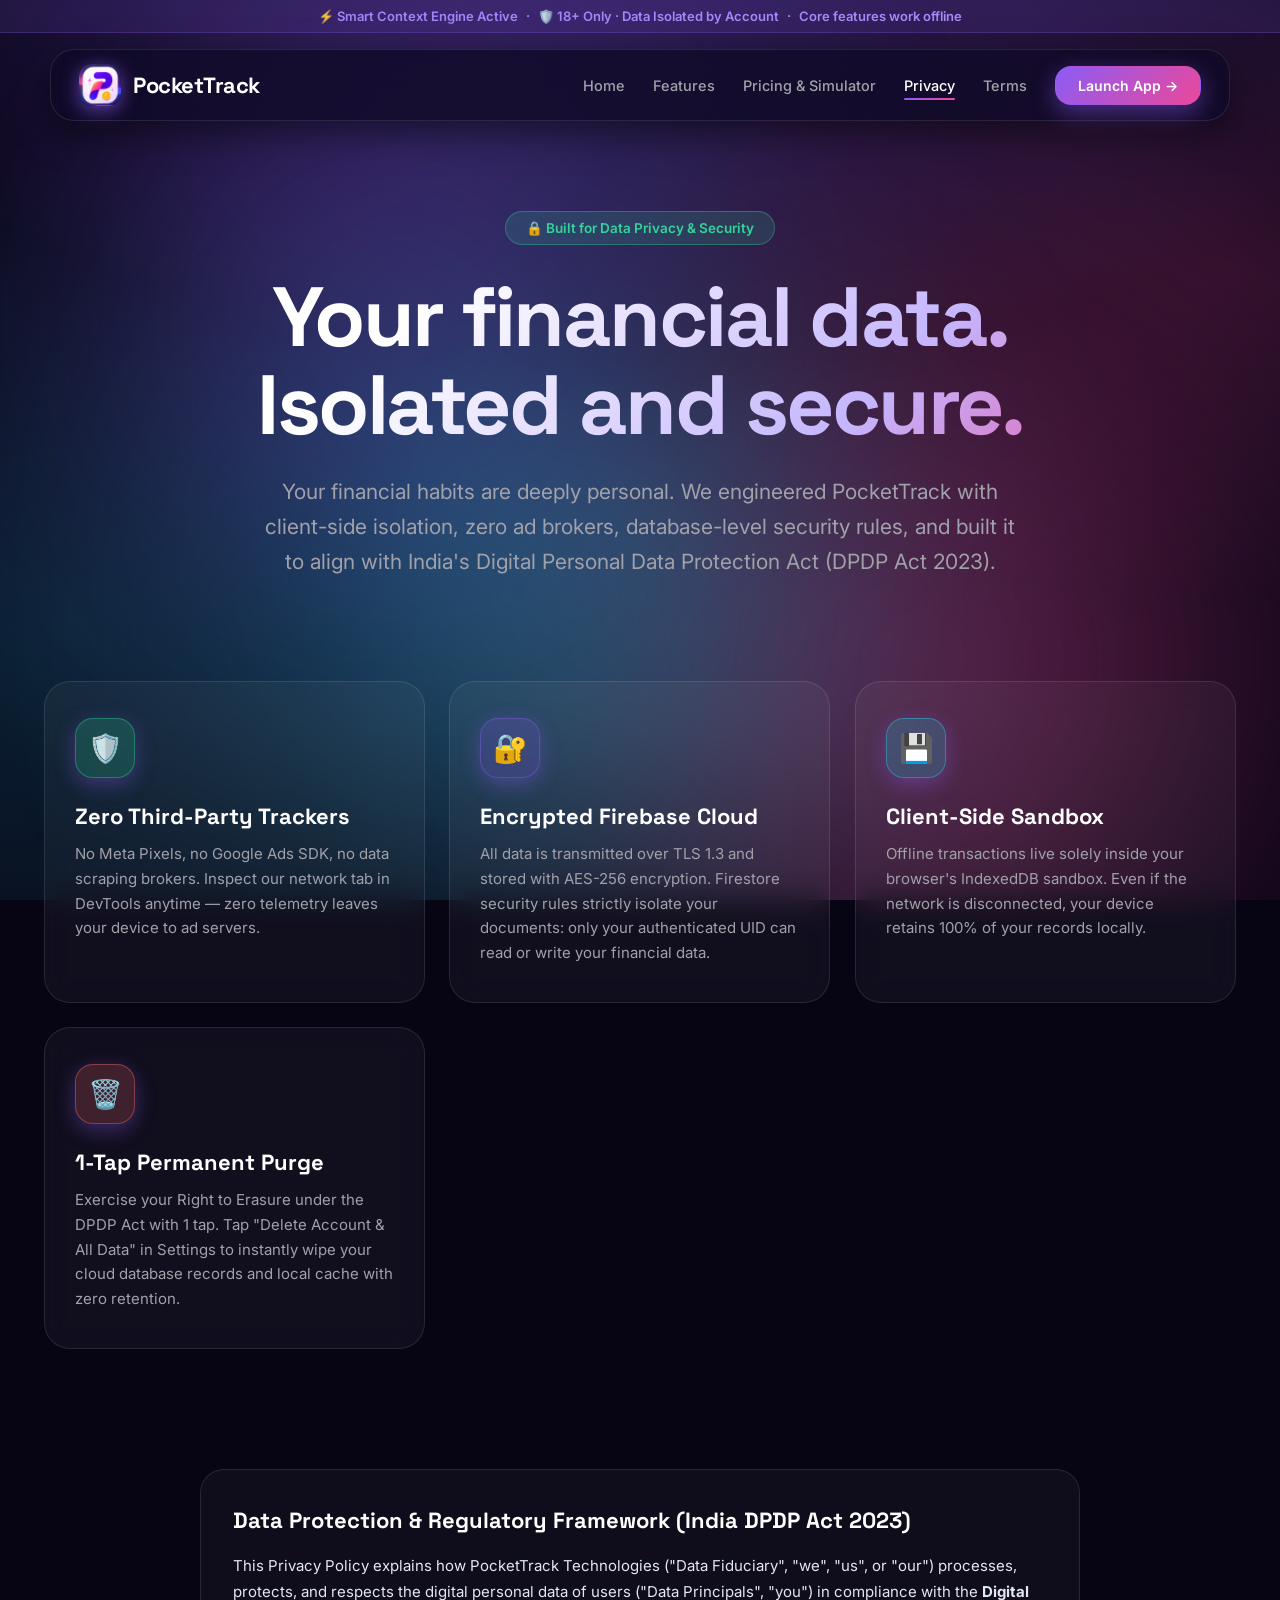
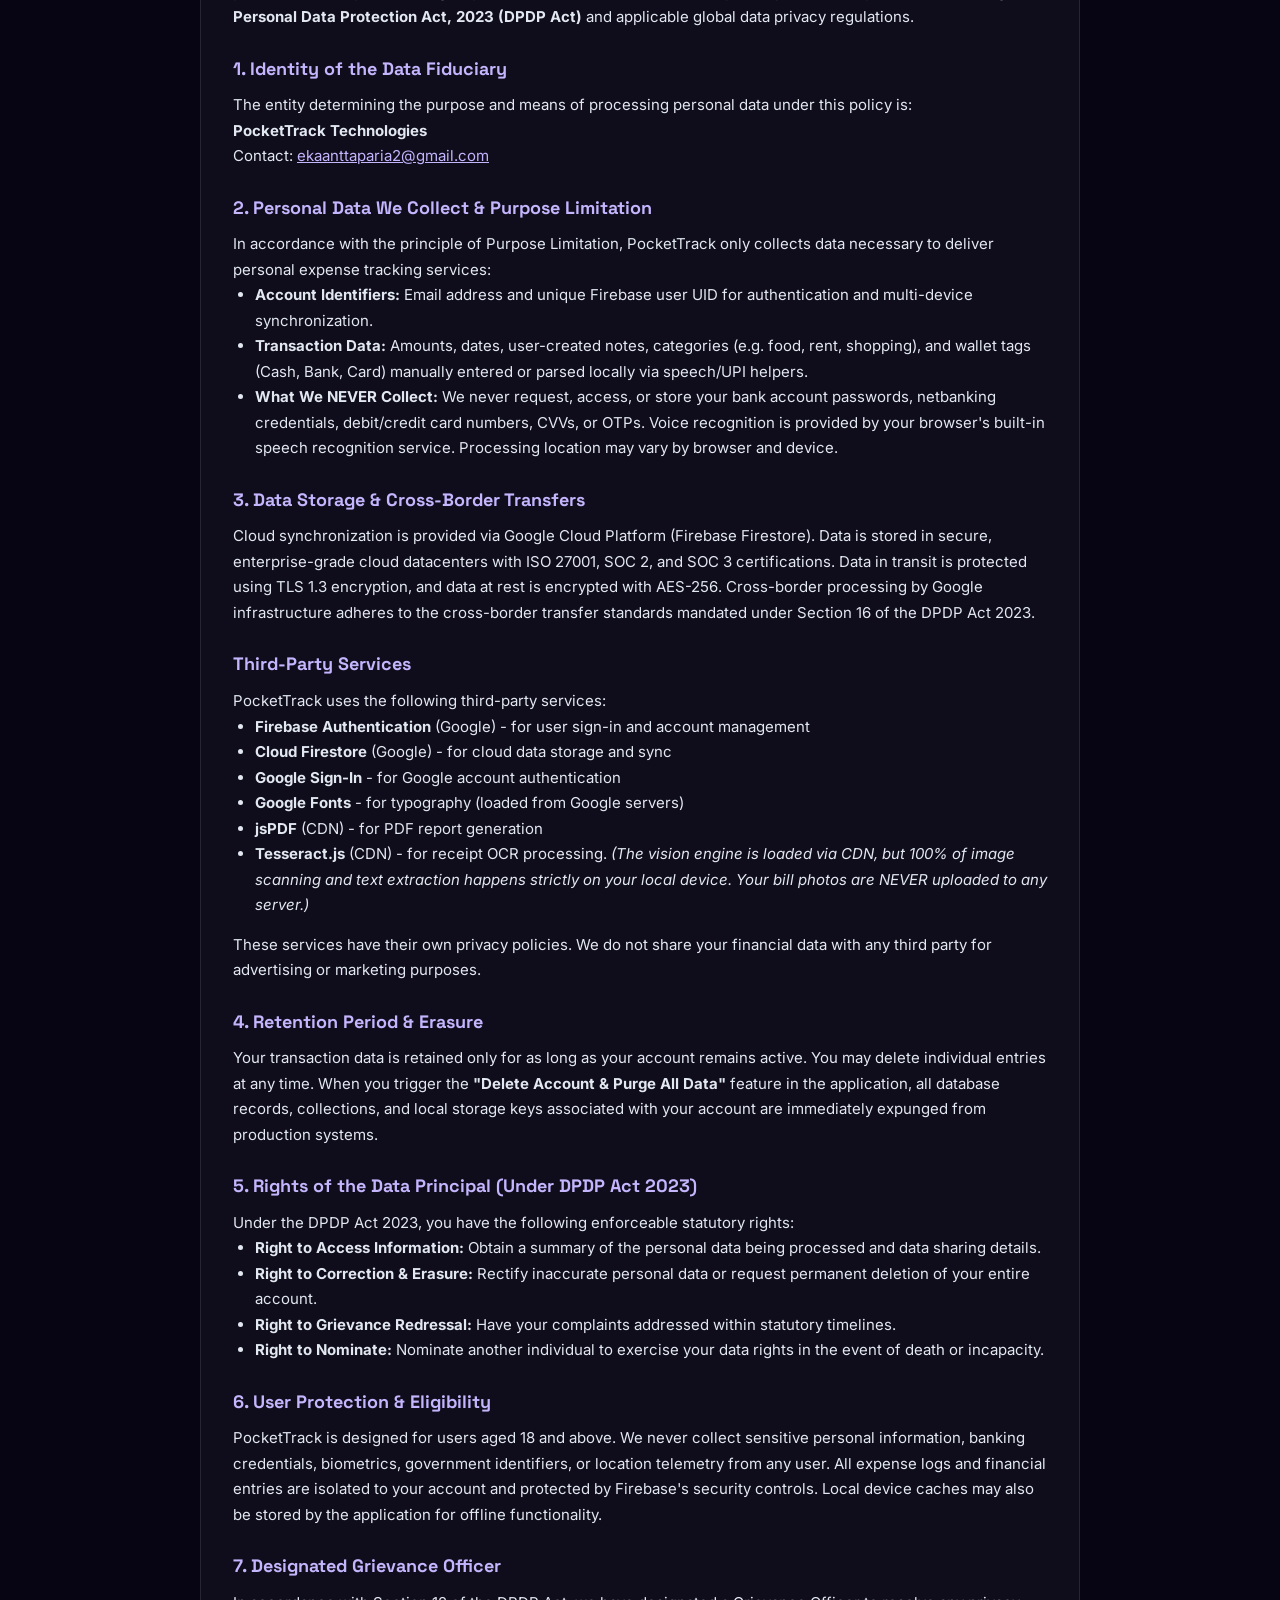
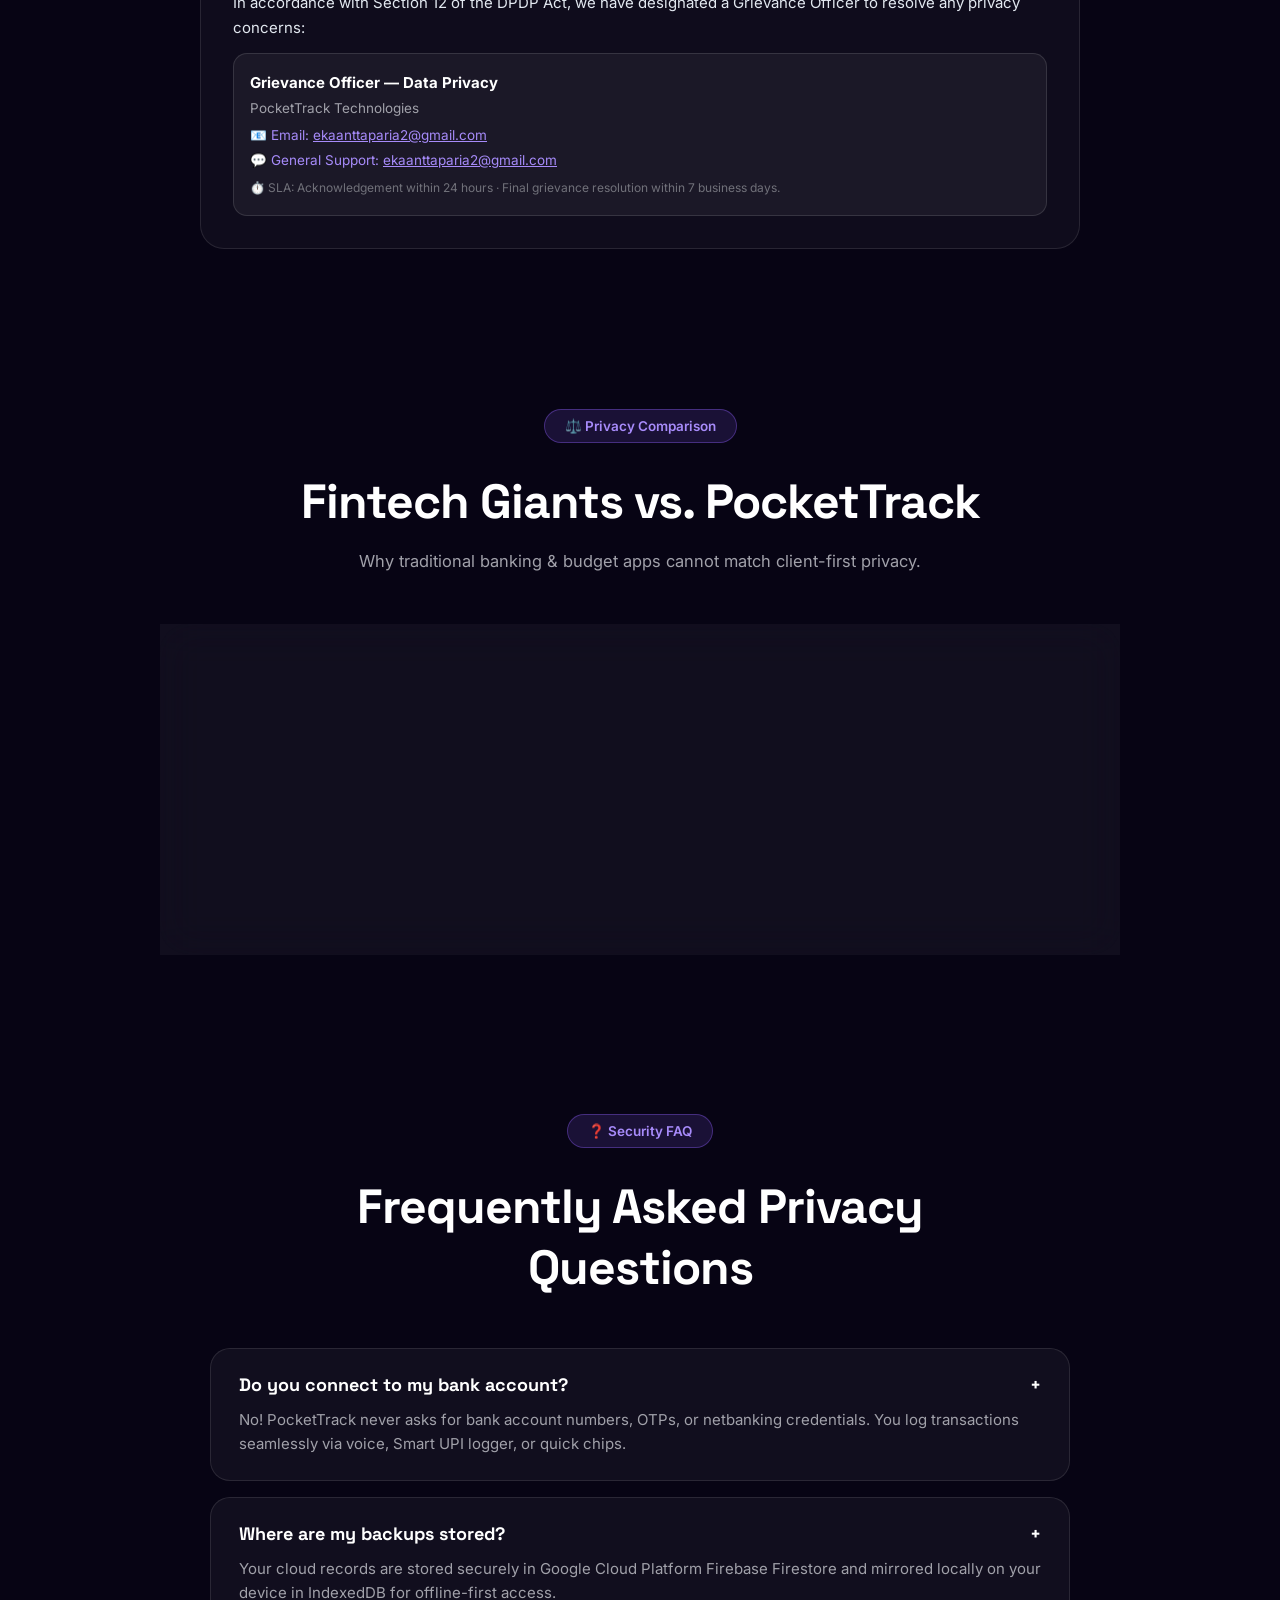
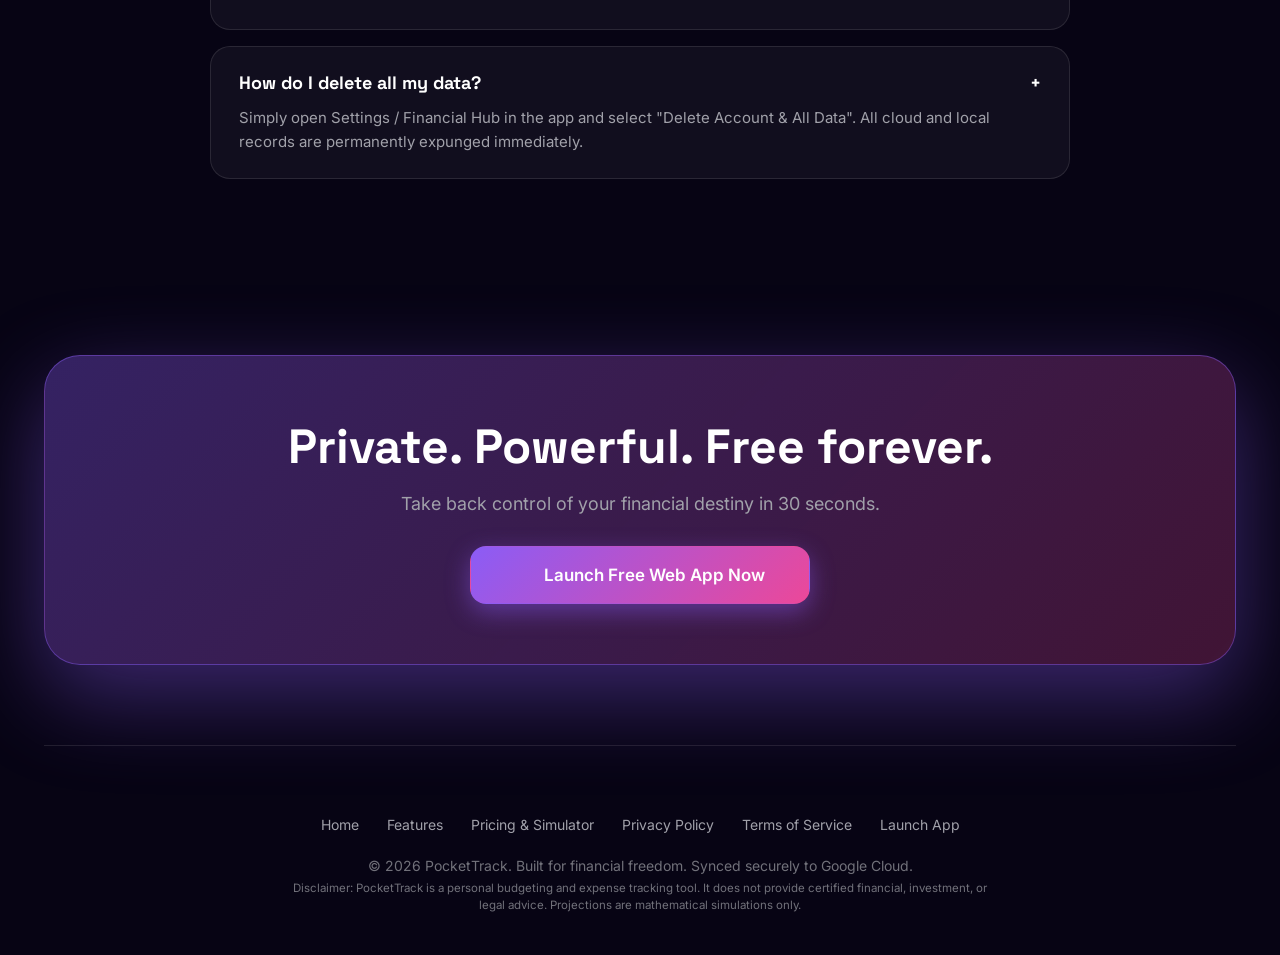
<file: website/privacy.html>
<!DOCTYPE html>
<html lang="en">
<head>
<meta charset="UTF-8"/>
<meta name="viewport" content="width=device-width, initial-scale=1, viewport-fit=cover"/>
<title>Privacy Policy &amp; DPDP Act 2023 Compliance — PocketTrack</title>
<meta name="description" content="Read PocketTrack's Privacy Policy. 1-tap data purge and cloud synchronization."/>
<link rel="icon" type="image/png" sizes="192x192" href="../icon-192.png"/>
<link rel="preconnect" href="https://fonts.googleapis.com">
<link href="https://fonts.googleapis.com/css2?family=Inter:wght@400;500;600;700&family=Space+Grotesk:wght@500;600;700;800&display=swap" rel="stylesheet">
<link rel="stylesheet" href="../icons.css">
<link rel="stylesheet" href="style.css">
<script>
function launchPocketTrackApp(e) {
  if (e && e.preventDefault) e.preventDefault();
  var loc = window.location;
  if (loc.protocol === 'file:') {
    var p = loc.pathname;
    loc.href = (p.indexOf('/website/') !== -1 || p.indexOf('\\website\\') !== -1) ? '../app.html' : 'app.html';
    return false;
  }
  var path = loc.pathname || '/';
  var wIdx = path.indexOf('/website');
  if (wIdx !== -1) {
    var repo = path.substring(0, wIdx);
    loc.href = (repo ? repo : '') + '/app.html';
    return false;
  }
  var repoPath = path.substring(0, path.lastIndexOf('/'));
  loc.href = (repoPath ? repoPath : '') + '/app.html';
  return false;
}
</script>
</head>
<body>

<div class="top-bar-live">
  <span>⚡ Smart Context Engine Active</span>
  <span>·</span>
  <span>🛡️ 18+ Only · Data Isolated by Account</span>
  <span>·</span>
  <span>Core features work offline</span>
</div>

<div class="aurora-bg">
  <div class="aurora-orb orb-1"></div>
  <div class="aurora-orb orb-2"></div>
  <div class="aurora-orb orb-3"></div>
</div>

<div class="container">
  <header class="navbar">
    <a href="index.html" class="nav-brand">
      <img src="../icon-192.png" alt="PocketTrack" class="nav-logo">
      <span class="nav-title">PocketTrack</span>
    </a>
    <ul class="nav-links">
      <li><a href="index.html" class="nav-link">Home</a></li>
      <li><a href="features.html" class="nav-link">Features</a></li>
      <li><a href="pricing.html" class="nav-link">Pricing &amp; Simulator</a></li>
      <li><a href="privacy.html" class="nav-link active">Privacy</a></li>
      <li><a href="terms.html" class="nav-link">Terms</a></li>
      <li><a href="#" onclick="launchPocketTrackApp(event);return false;" class="btn btn-primary" style="padding:10px 22px;font-size:14px;">Launch App →</a></li>
    </ul>
  </header>

  <main>
    <!-- Hero -->
    <section class="hero" style="padding-bottom:20px;">
      <div class="pill-badge" style="background:rgba(52,211,153,0.15);color:var(--accent-green);border-color:rgba(52,211,153,0.35);">🔒 Built for Data Privacy & Security</div>
      <h1 class="hero-title">Your financial data.<br>Isolated and secure.</h1>
      <p class="hero-desc">Your financial habits are deeply personal. We engineered PocketTrack with client-side isolation, zero ad brokers, database-level security rules, and built it to align with India's Digital Personal Data Protection Act (DPDP Act 2023).</p>
    </section>

    <!-- Four Ironclad Pillars -->
    <section class="superpowers-section" style="padding-top:0;">
      <div class="grid-features">
        <div class="card-glass">
          <div class="card-icon-wrap" style="background:rgba(52,211,153,0.2);border-color:rgba(52,211,153,0.4);">🛡️</div>
          <h3 class="card-title">Zero Third-Party Trackers</h3>
          <p class="card-text">No Meta Pixels, no Google Ads SDK, no data scraping brokers. Inspect our network tab in DevTools anytime — zero telemetry leaves your device to ad servers.</p>
        </div>

        <div class="card-glass">
          <div class="card-icon-wrap" style="background:rgba(139,92,246,0.2);border-color:rgba(139,92,246,0.4);">🔐</div>
          <h3 class="card-title">Encrypted Firebase Cloud</h3>
          <p class="card-text">All data is transmitted over TLS 1.3 and stored with AES-256 encryption. Firestore security rules strictly isolate your documents: only your authenticated UID can read or write your financial data.</p>
        </div>

        <div class="card-glass">
          <div class="card-icon-wrap" style="background:rgba(34,211,238,0.2);border-color:rgba(34,211,238,0.4);">💾</div>
          <h3 class="card-title">Client-Side Sandbox</h3>
          <p class="card-text">Offline transactions live solely inside your browser's IndexedDB sandbox. Even if the network is disconnected, your device retains 100% of your records locally.</p>
        </div>

        <div class="card-glass">
          <div class="card-icon-wrap" style="background:rgba(248,113,113,0.2);border-color:rgba(248,113,113,0.4);">🗑️</div>
          <h3 class="card-title">1-Tap Permanent Purge</h3>
          <p class="card-text">Exercise your Right to Erasure under the DPDP Act with 1 tap. Tap "Delete Account &amp; All Data" in Settings to instantly wipe your cloud database records and local cache with zero retention.</p>
        </div>
      </div>
    </section>

    <!-- DPDP Act Detailed Policy Section -->
    <section style="max-width:880px;margin:40px auto 80px;padding:32px;background:rgba(255,255,255,0.035);border:1px solid rgba(255,255,255,0.1);border-radius:24px;line-height:1.7;color:#e2e8f0;font-size:15px;">
      
      <h2 style="font-family:'Space Grotesk',sans-serif;font-size:22px;color:#fff;margin:0 0 14px;">Data Protection &amp; Regulatory Framework (India DPDP Act 2023)</h2>
      <p>This Privacy Policy explains how PocketTrack Technologies ("Data Fiduciary", "we", "us", or "our") processes, protects, and respects the digital personal data of users ("Data Principals", "you") in compliance with the <strong>Digital Personal Data Protection Act, 2023 (DPDP Act)</strong> and applicable global data privacy regulations.</p>

      <h3 style="font-family:'Space Grotesk',sans-serif;font-size:18px;color:#c4b5fd;margin:24px 0 8px;">1. Identity of the Data Fiduciary</h3>
      <p>The entity determining the purpose and means of processing personal data under this policy is:<br>
      <strong>PocketTrack Technologies</strong><br>
      Contact: <a href="mailto:ekaanttaparia2@gmail.com" style="color:#c4b5fd;">ekaanttaparia2@gmail.com</a></p>

      <h3 style="font-family:'Space Grotesk',sans-serif;font-size:18px;color:#c4b5fd;margin:24px 0 8px;">2. Personal Data We Collect &amp; Purpose Limitation</h3>
      <p>In accordance with the principle of Purpose Limitation, PocketTrack only collects data necessary to deliver personal expense tracking services:</p>
      <ul style="padding-left:22px;margin-bottom:14px;">
        <li><strong>Account Identifiers:</strong> Email address and unique Firebase user UID for authentication and multi-device synchronization.</li>
        <li><strong>Transaction Data:</strong> Amounts, dates, user-created notes, categories (e.g. food, rent, shopping), and wallet tags (Cash, Bank, Card) manually entered or parsed locally via speech/UPI helpers.</li>
        <li><strong>What We NEVER Collect:</strong> We never request, access, or store your bank account passwords, netbanking credentials, debit/credit card numbers, CVVs, or OTPs. Voice recognition is provided by your browser's built-in speech recognition service. Processing location may vary by browser and device.</li>
      </ul>

      <h3 style="font-family:'Space Grotesk',sans-serif;font-size:18px;color:#c4b5fd;margin:24px 0 8px;">3. Data Storage &amp; Cross-Border Transfers</h3>
      <p>Cloud synchronization is provided via Google Cloud Platform (Firebase Firestore). Data is stored in secure, enterprise-grade cloud datacenters with ISO 27001, SOC 2, and SOC 3 certifications. Data in transit is protected using TLS 1.3 encryption, and data at rest is encrypted with AES-256. Cross-border processing by Google infrastructure adheres to the cross-border transfer standards mandated under Section 16 of the DPDP Act 2023.</p>

      <h3 style="font-family:'Space Grotesk',sans-serif;font-size:18px;color:#c4b5fd;margin:24px 0 8px;">Third-Party Services</h3>
      <p>PocketTrack uses the following third-party services:</p>
      <ul style="padding-left:22px;margin-bottom:14px;">
        <li><strong>Firebase Authentication</strong> (Google) - for user sign-in and account management</li>
        <li><strong>Cloud Firestore</strong> (Google) - for cloud data storage and sync</li>
        <li><strong>Google Sign-In</strong> - for Google account authentication</li>
        <li><strong>Google Fonts</strong> - for typography (loaded from Google servers)</li>
        <li><strong>jsPDF</strong> (CDN) - for PDF report generation</li>
        <li><strong>Tesseract.js</strong> (CDN) - for receipt OCR processing. <em>(The vision engine is loaded via CDN, but 100% of image scanning and text extraction happens strictly on your local device. Your bill photos are NEVER uploaded to any server.)</em></li>
      </ul>
      <p>These services have their own privacy policies. We do not share your financial data with any third party for advertising or marketing purposes.</p>

      <h3 style="font-family:'Space Grotesk',sans-serif;font-size:18px;color:#c4b5fd;margin:24px 0 8px;">4. Retention Period &amp; Erasure</h3>
      <p>Your transaction data is retained only for as long as your account remains active. You may delete individual entries at any time. When you trigger the <strong>"Delete Account &amp; Purge All Data"</strong> feature in the application, all database records, collections, and local storage keys associated with your account are immediately expunged from production systems.</p>

      <h3 style="font-family:'Space Grotesk',sans-serif;font-size:18px;color:#c4b5fd;margin:24px 0 8px;">5. Rights of the Data Principal (Under DPDP Act 2023)</h3>
      <p>Under the DPDP Act 2023, you have the following enforceable statutory rights:</p>
      <ul style="padding-left:22px;margin-bottom:14px;">
        <li><strong>Right to Access Information:</strong> Obtain a summary of the personal data being processed and data sharing details.</li>
        <li><strong>Right to Correction &amp; Erasure:</strong> Rectify inaccurate personal data or request permanent deletion of your entire account.</li>
        <li><strong>Right to Grievance Redressal:</strong> Have your complaints addressed within statutory timelines.</li>
        <li><strong>Right to Nominate:</strong> Nominate another individual to exercise your data rights in the event of death or incapacity.</li>
      </ul>

      <h3 style="font-family:'Space Grotesk',sans-serif;font-size:18px;color:#c4b5fd;margin:24px 0 8px;">6. User Protection &amp; Eligibility</h3>
      <p>PocketTrack is designed for users aged 18 and above. We never collect sensitive personal information, banking credentials, biometrics, government identifiers, or location telemetry from any user. All expense logs and financial entries are isolated to your account and protected by Firebase's security controls. Local device caches may also be stored by the application for offline functionality.</p>

      <h3 style="font-family:'Space Grotesk',sans-serif;font-size:18px;color:#c4b5fd;margin:24px 0 8px;">7. Designated Grievance Officer</h3>
      <p>In accordance with Section 12 of the DPDP Act, we have designated a Grievance Officer to resolve any privacy concerns:</p>
      <div style="background:rgba(255,255,255,0.05);border:1px solid rgba(255,255,255,0.12);border-radius:14px;padding:16px;margin-top:12px;">
        <strong style="color:#fff;display:block;">Grievance Officer — Data Privacy</strong>
        <span style="display:block;color:var(--text-muted);font-size:13.5px;margin-top:2px;">PocketTrack Technologies</span>
        <span style="display:block;color:var(--primary-bright);font-size:13.5px;margin-top:4px;">📧 Email: <a href="mailto:ekaanttaparia2@gmail.com" style="color:var(--primary-bright);text-decoration:underline;">ekaanttaparia2@gmail.com</a></span>
        <span style="display:block;color:var(--primary-bright);font-size:13.5px;margin-top:2px;">💬 General Support: <a href="mailto:ekaanttaparia2@gmail.com" style="color:var(--primary-bright);text-decoration:underline;">ekaanttaparia2@gmail.com</a></span>
        <span style="display:block;color:var(--text-dim);font-size:12px;margin-top:6px;">⏱️ SLA: Acknowledgement within 24 hours · Final grievance resolution within 7 business days.</span>
      </div>
    </section>

    <!-- Comparison Table -->
    <section class="comparison-section">
      <div class="section-head">
        <div class="pill-badge">⚖️ Privacy Comparison</div>
        <h2 class="section-title">Fintech Giants vs. PocketTrack</h2>
        <p class="section-subtitle">Why traditional banking &amp; budget apps cannot match client-first privacy.</p>
      </div>

      <div class="comparison-table-wrap">
        <div class="comp-row comp-head">
          <div>Privacy Metric</div>
          <div>Traditional Budget Apps</div>
          <div>PocketTrack Architecture</div>
        </div>
        <div class="comp-row">
          <div><b>Bank Login Credential Scrapes</b></div>
          <div class="comp-bad">Demand your netbanking password</div>
          <div class="comp-good">Zero bank passwords requested</div>
        </div>
        <div class="comp-row">
          <div><b>Targeted Loan / Credit Card Ads</b></div>
          <div class="comp-bad">Sell your spend to loan aggregators</div>
          <div class="comp-good">Zero ad sales · Completely private</div>
        </div>
        <div class="comp-row">
          <div><b>Speech-to-Text Processing</b></div>
          <div class="comp-bad">Upload voice recordings to third-party servers</div>
          <div class="comp-good">Browser Speech API (processing location varies by device/browser)</div>
        </div>
        <div class="comp-row">
          <div><b>Offline Data Ownership</b></div>
          <div class="comp-bad">Locked behind proprietary servers</div>
          <div class="comp-good">Client-side IndexedDB full ownership</div>
        </div>
      </div>
    </section>

    <!-- FAQ -->
    <section class="faq-section">
      <div class="section-head">
        <div class="pill-badge">❓ Security FAQ</div>
        <h2 class="section-title">Frequently Asked Privacy Questions</h2>
      </div>

      <div class="faq-item">
        <div class="faq-q"><span>Do you connect to my bank account?</span><span>+</span></div>
        <div class="faq-a">No! PocketTrack never asks for bank account numbers, OTPs, or netbanking credentials. You log transactions seamlessly via voice, Smart UPI logger, or quick chips.</div>
      </div>

      <div class="faq-item">
        <div class="faq-q"><span>Where are my backups stored?</span><span>+</span></div>
        <div class="faq-a">Your cloud records are stored securely in Google Cloud Platform Firebase Firestore and mirrored locally on your device in IndexedDB for offline-first access.</div>
      </div>

      <div class="faq-item">
        <div class="faq-q"><span>How do I delete all my data?</span><span>+</span></div>
        <div class="faq-a">Simply open Settings / Financial Hub in the app and select "Delete Account &amp; All Data". All cloud and local records are permanently expunged immediately.</div>
      </div>
    </section>

    <!-- CTA -->
    <section class="cta-banner">
      <h2 style="font-size:clamp(32px, 4.5vw, 48px);font-family:'Space Grotesk',sans-serif;margin-bottom:16px;">Private. Powerful. Free forever.</h2>
      <p style="font-size:18px;color:var(--text-muted);max-width:600px;margin:0 auto 32px;">Take back control of your financial destiny in 30 seconds.</p>
      <a href="#" onclick="launchPocketTrackApp(event);return false;" class="btn btn-primary" style="padding:18px 44px;font-size:17px;"><i class="ti ti-rocket"></i> Launch Free Web App Now</a>
    </section>
  </main>

  <footer class="footer-site">
    <div class="footer-links">
      <a href="index.html">Home</a>
      <a href="features.html">Features</a>
      <a href="pricing.html">Pricing &amp; Simulator</a>
      <a href="privacy.html">Privacy Policy</a>
      <a href="terms.html">Terms of Service</a>
      <a href="#" onclick="launchPocketTrackApp(event);return false;">Launch App</a>
    </div>
    <p style="margin-bottom:6px;">© 2026 PocketTrack. Built for financial freedom. Synced securely to Google Cloud.</p>
    <p style="font-size:11.5px;color:var(--text-dim);max-width:720px;margin:0 auto;line-height:1.5;">Disclaimer: PocketTrack is a personal budgeting and expense tracking tool. It does not provide certified financial, investment, or legal advice. Projections are mathematical simulations only.</p>
  </footer>
</div>

<script src="main.js"></script>
</body>
</html>
</file>
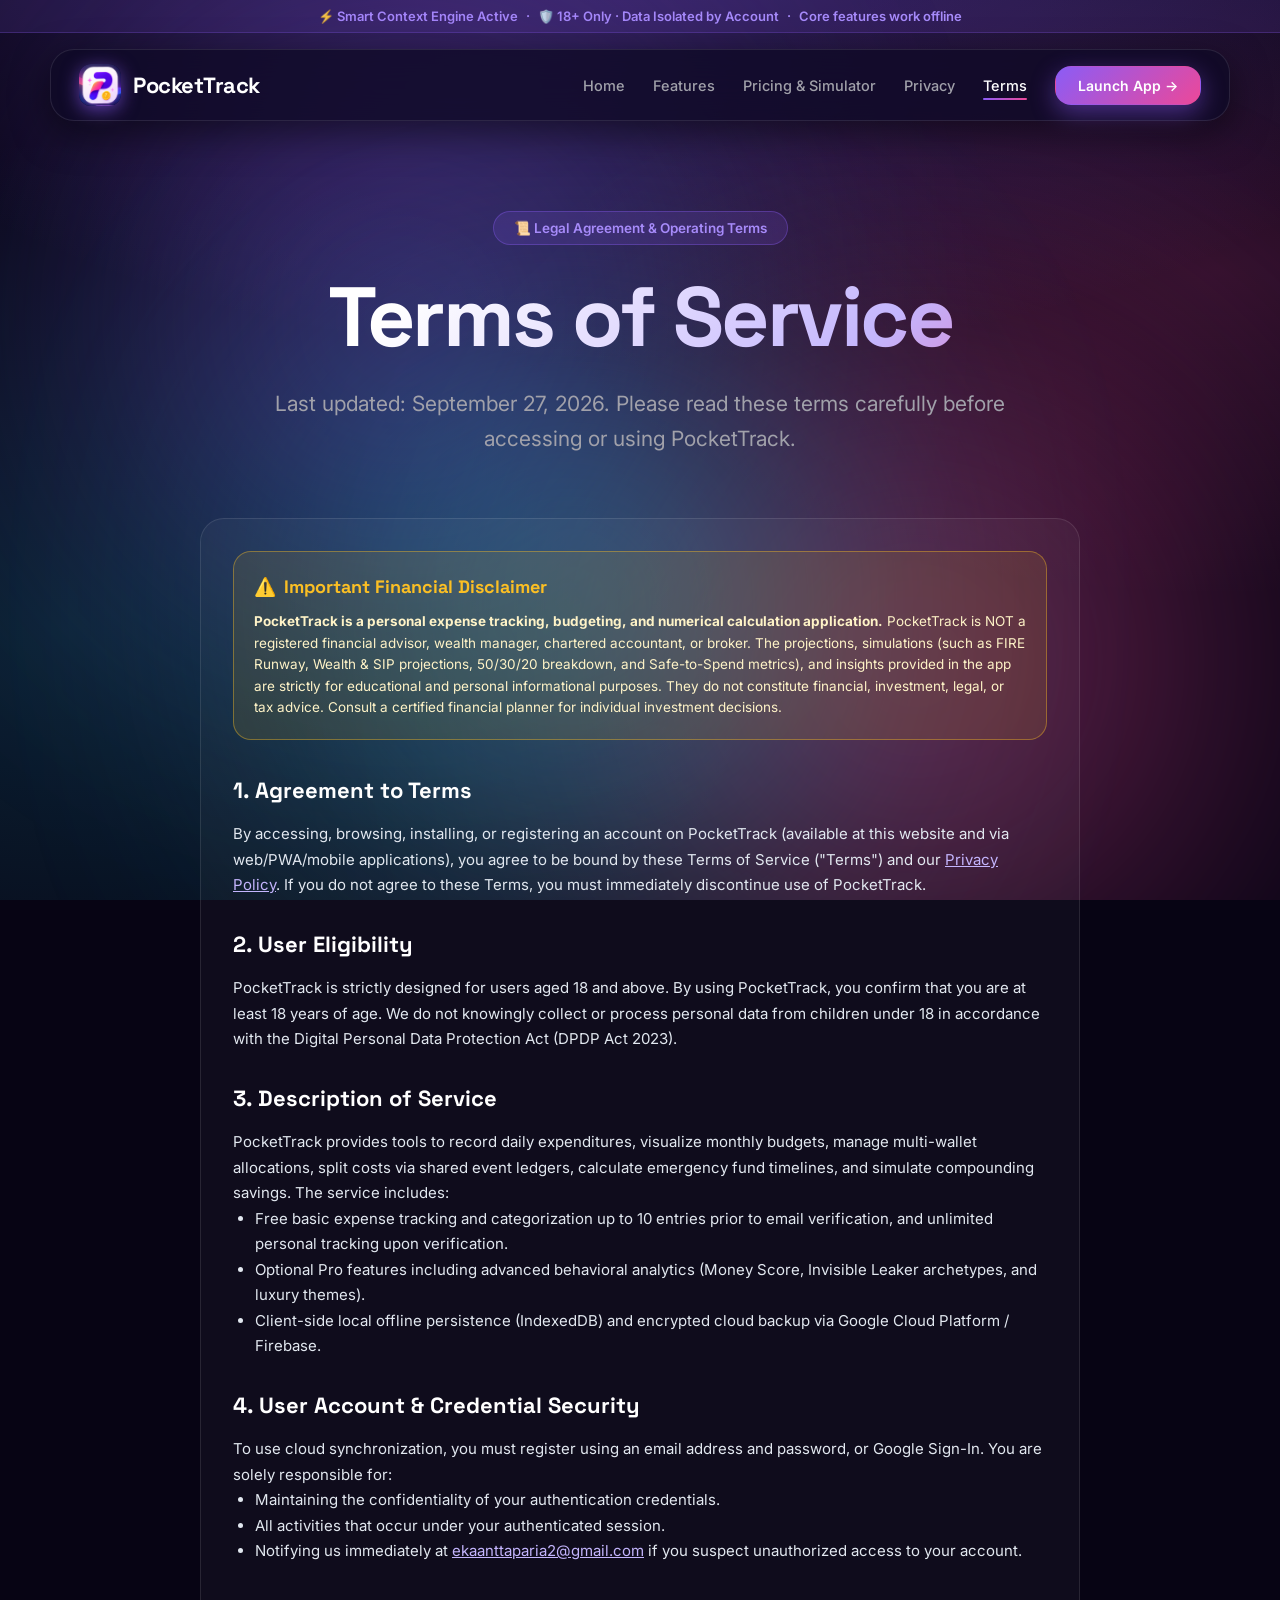
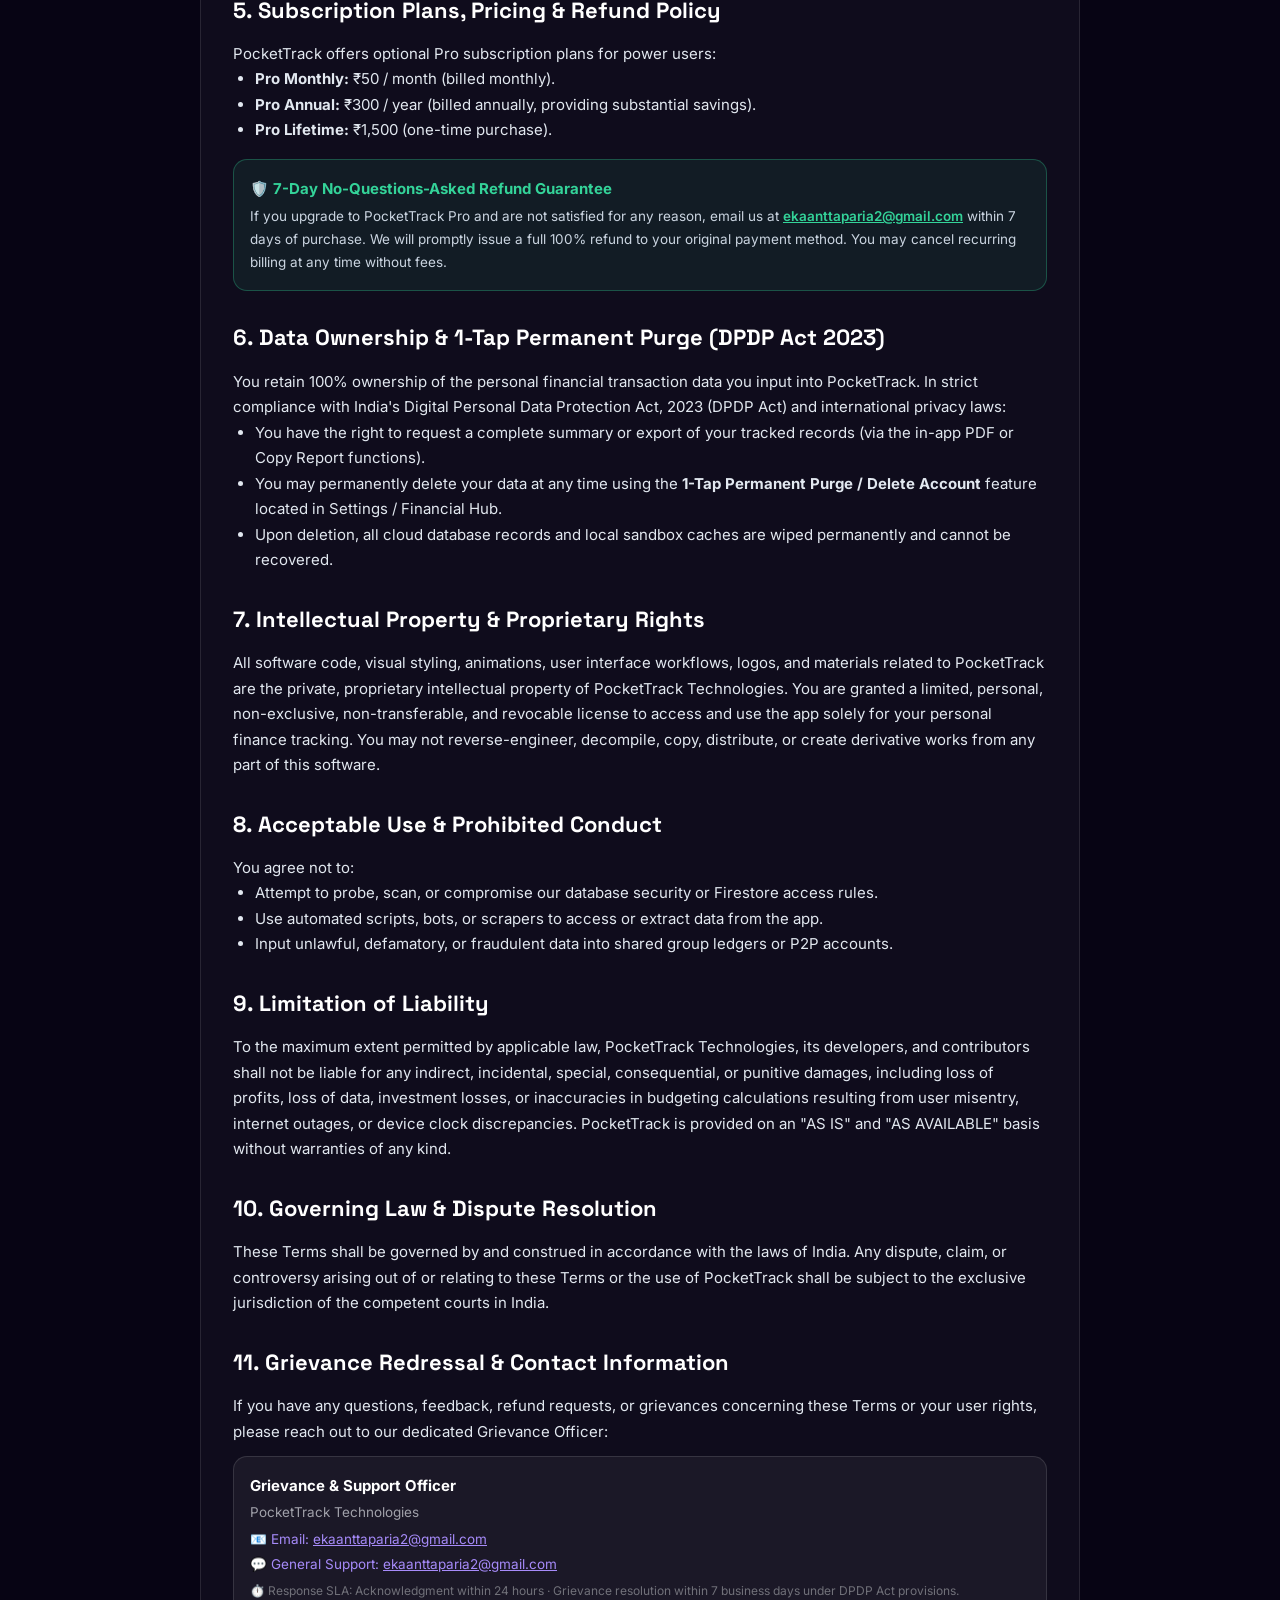
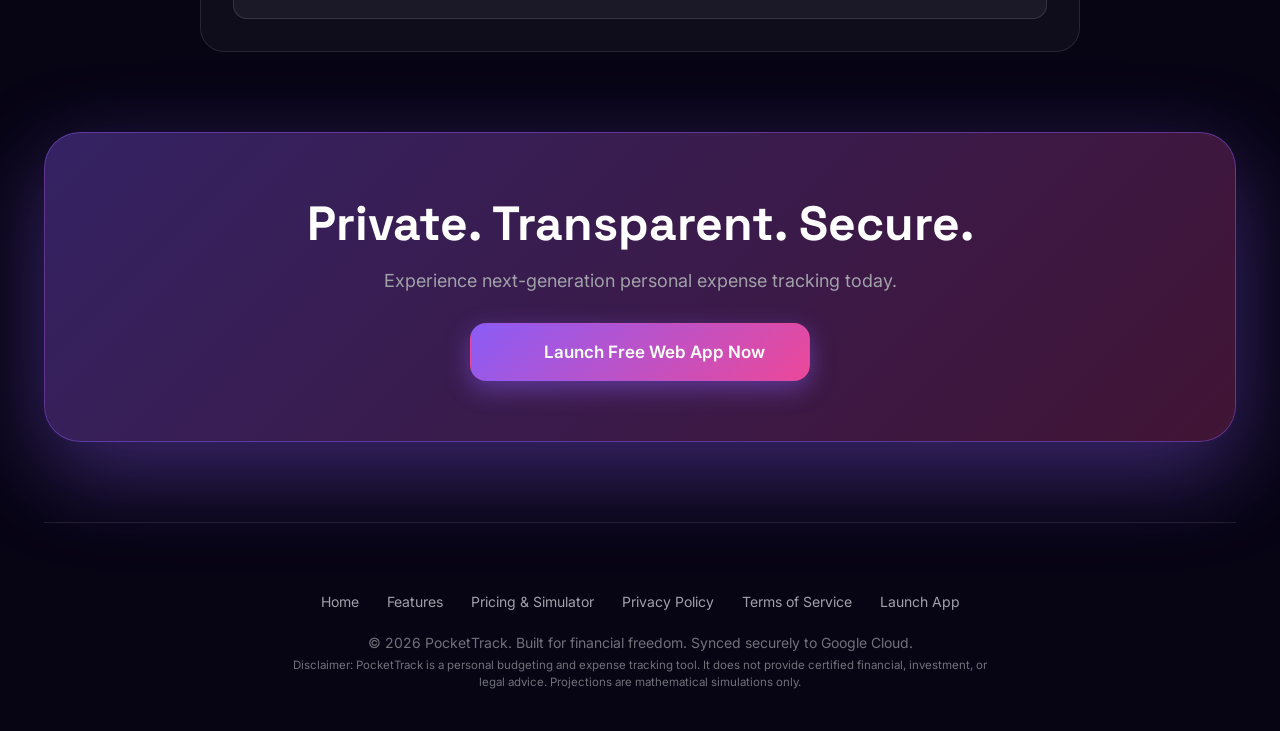
<file: website/terms.html>
<!DOCTYPE html>
<html lang="en">
<head>
<meta charset="UTF-8"/>
<meta name="viewport" content="width=device-width, initial-scale=1, viewport-fit=cover"/>
<title>Terms of Service &amp; User Agreement — PocketTrack</title>
<meta name="description" content="Read the Terms of Service for PocketTrack. Clear user agreements, transparent refund policies, and non-financial advice disclaimers."/>
<link rel="icon" type="image/png" sizes="192x192" href="../icon-192.png"/>
<link rel="preconnect" href="https://fonts.googleapis.com">
<link href="https://fonts.googleapis.com/css2?family=Inter:wght@400;500;600;700&family=Space+Grotesk:wght@500;600;700;800&display=swap" rel="stylesheet">
<link rel="stylesheet" href="../icons.css">
<link rel="stylesheet" href="style.css">
<script>
function launchPocketTrackApp(e) {
  if (e && e.preventDefault) e.preventDefault();
  var loc = window.location;
  if (loc.protocol === 'file:') {
    var p = loc.pathname;
    loc.href = (p.indexOf('/website/') !== -1 || p.indexOf('\\website\\') !== -1) ? '../app.html' : 'app.html';
    return false;
  }
  var path = loc.pathname || '/';
  var wIdx = path.indexOf('/website');
  if (wIdx !== -1) {
    var repo = path.substring(0, wIdx);
    loc.href = (repo ? repo : '') + '/app.html';
    return false;
  }
  var repoPath = path.substring(0, path.lastIndexOf('/'));
  loc.href = (repoPath ? repoPath : '') + '/app.html';
  return false;
}
</script>
</head>
<body>

<div class="top-bar-live">
  <span>⚡ Smart Context Engine Active</span>
  <span>·</span>
  <span>🛡️ 18+ Only · Data Isolated by Account</span>
  <span>·</span>
  <span>Core features work offline</span>
</div>

<div class="aurora-bg">
  <div class="aurora-orb orb-1"></div>
  <div class="aurora-orb orb-2"></div>
  <div class="aurora-orb orb-3"></div>
</div>

<div class="container">
  <header class="navbar">
    <a href="index.html" class="nav-brand">
      <img src="../icon-192.png" alt="PocketTrack" class="nav-logo">
      <span class="nav-title">PocketTrack</span>
    </a>
    <ul class="nav-links">
      <li><a href="index.html" class="nav-link">Home</a></li>
      <li><a href="features.html" class="nav-link">Features</a></li>
      <li><a href="pricing.html" class="nav-link">Pricing &amp; Simulator</a></li>
      <li><a href="privacy.html" class="nav-link">Privacy</a></li>
      <li><a href="terms.html" class="nav-link active">Terms</a></li>
      <li><a href="#" onclick="launchPocketTrackApp(event);return false;" class="btn btn-primary" style="padding:10px 22px;font-size:14px;">Launch App →</a></li>
    </ul>
  </header>

  <main>
    <!-- Hero -->
    <section class="hero" style="padding-bottom:20px;">
      <div class="pill-badge" style="background:rgba(139,92,246,0.15);color:var(--primary-bright);border-color:rgba(139,92,246,0.35);">📜 Legal Agreement &amp; Operating Terms</div>
      <h1 class="hero-title">Terms of Service</h1>
      <p class="hero-desc">Last updated: September 27, 2026. Please read these terms carefully before accessing or using PocketTrack.</p>
    </section>

    <!-- Terms Body -->
    <section style="max-width:880px;margin:0 auto 80px;padding:32px;background:rgba(255,255,255,0.035);border:1px solid rgba(255,255,255,0.1);border-radius:24px;line-height:1.7;color:#e2e8f0;font-size:15px;">
      
      <!-- Key Callout Disclaimer -->
      <div style="background:rgba(251,191,36,0.1);border:1.5px solid rgba(251,191,36,0.4);border-radius:18px;padding:20px;margin-bottom:32px;">
        <h3 style="margin:0 0 8px;color:#fbbf24;font-family:'Space Grotesk',sans-serif;font-size:18px;display:flex;align-items:center;gap:8px;">
          <span>⚠️</span> Important Financial Disclaimer
        </h3>
        <p style="margin:0;font-size:13.5px;color:#fef3c7;line-height:1.6;">
          <strong>PocketTrack is a personal expense tracking, budgeting, and numerical calculation application.</strong> PocketTrack is NOT a registered financial advisor, wealth manager, chartered accountant, or broker. The projections, simulations (such as FIRE Runway, Wealth &amp; SIP projections, 50/30/20 breakdown, and Safe-to-Spend metrics), and insights provided in the app are strictly for educational and personal informational purposes. They do not constitute financial, investment, legal, or tax advice. Consult a certified financial planner for individual investment decisions.
        </p>
      </div>

      <h2 style="font-family:'Space Grotesk',sans-serif;font-size:22px;color:#fff;margin:28px 0 12px;">1. Agreement to Terms</h2>
      <p>By accessing, browsing, installing, or registering an account on PocketTrack (available at this website and via web/PWA/mobile applications), you agree to be bound by these Terms of Service ("Terms") and our <a href="privacy.html" style="color:#c4b5fd;text-decoration:underline;">Privacy Policy</a>. If you do not agree to these Terms, you must immediately discontinue use of PocketTrack.</p>

      <h2 style="font-family:'Space Grotesk',sans-serif;font-size:22px;color:#fff;margin:28px 0 12px;">2. User Eligibility</h2>
      <p>PocketTrack is strictly designed for users aged 18 and above. By using PocketTrack, you confirm that you are at least 18 years of age. We do not knowingly collect or process personal data from children under 18 in accordance with the Digital Personal Data Protection Act (DPDP Act 2023).</p>

      <h2 style="font-family:'Space Grotesk',sans-serif;font-size:22px;color:#fff;margin:28px 0 12px;">3. Description of Service</h2>
      <p>PocketTrack provides tools to record daily expenditures, visualize monthly budgets, manage multi-wallet allocations, split costs via shared event ledgers, calculate emergency fund timelines, and simulate compounding savings. The service includes:</p>
      <ul style="padding-left:22px;margin-bottom:16px;">
        <li>Free basic expense tracking and categorization up to 10 entries prior to email verification, and unlimited personal tracking upon verification.</li>
        <li>Optional Pro features including advanced behavioral analytics (Money Score, Invisible Leaker archetypes, and luxury themes).</li>
        <li>Client-side local offline persistence (IndexedDB) and encrypted cloud backup via Google Cloud Platform / Firebase.</li>
      </ul>

      <h2 style="font-family:'Space Grotesk',sans-serif;font-size:22px;color:#fff;margin:28px 0 12px;">4. User Account &amp; Credential Security</h2>
      <p>To use cloud synchronization, you must register using an email address and password, or Google Sign-In. You are solely responsible for:</p>
      <ul style="padding-left:22px;margin-bottom:16px;">
        <li>Maintaining the confidentiality of your authentication credentials.</li>
        <li>All activities that occur under your authenticated session.</li>
        <li>Notifying us immediately at <a href="mailto:ekaanttaparia2@gmail.com" style="color:#c4b5fd;">ekaanttaparia2@gmail.com</a> if you suspect unauthorized access to your account.</li>
      </ul>

      <h2 style="font-family:'Space Grotesk',sans-serif;font-size:22px;color:#fff;margin:28px 0 12px;">5. Subscription Plans, Pricing &amp; Refund Policy</h2>
      <p>PocketTrack offers optional Pro subscription plans for power users:</p>
      <ul style="padding-left:22px;margin-bottom:16px;">
        <li><strong>Pro Monthly:</strong> ₹50 / month (billed monthly).</li>
        <li><strong>Pro Annual:</strong> ₹300 / year (billed annually, providing substantial savings).</li>
        <li><strong>Pro Lifetime:</strong> ₹1,500 (one-time purchase).</li>
      </ul>
      <div style="background:rgba(52,211,153,0.08);border:1px solid rgba(52,211,153,0.3);border-radius:14px;padding:16px;margin:16px 0;">
        <strong style="color:#34d399;display:block;margin-bottom:4px;">🛡️ 7-Day No-Questions-Asked Refund Guarantee</strong>
        <p style="margin:0;font-size:13.5px;color:#cbd5e1;">If you upgrade to PocketTrack Pro and are not satisfied for any reason, email us at <a href="mailto:ekaanttaparia2@gmail.com" style="color:#34d399;font-weight:600;">ekaanttaparia2@gmail.com</a> within 7 days of purchase. We will promptly issue a full 100% refund to your original payment method. You may cancel recurring billing at any time without fees.</p>
      </div>

      <h2 style="font-family:'Space Grotesk',sans-serif;font-size:22px;color:#fff;margin:28px 0 12px;">6. Data Ownership &amp; 1-Tap Permanent Purge (DPDP Act 2023)</h2>
      <p>You retain 100% ownership of the personal financial transaction data you input into PocketTrack. In strict compliance with India's Digital Personal Data Protection Act, 2023 (DPDP Act) and international privacy laws:</p>
      <ul style="padding-left:22px;margin-bottom:16px;">
        <li>You have the right to request a complete summary or export of your tracked records (via the in-app PDF or Copy Report functions).</li>
        <li>You may permanently delete your data at any time using the <strong>1-Tap Permanent Purge / Delete Account</strong> feature located in Settings / Financial Hub.</li>
        <li>Upon deletion, all cloud database records and local sandbox caches are wiped permanently and cannot be recovered.</li>
      </ul>

      <h2 style="font-family:'Space Grotesk',sans-serif;font-size:22px;color:#fff;margin:28px 0 12px;">7. Intellectual Property &amp; Proprietary Rights</h2>
      <p>All software code, visual styling, animations, user interface workflows, logos, and materials related to PocketTrack are the private, proprietary intellectual property of PocketTrack Technologies. You are granted a limited, personal, non-exclusive, non-transferable, and revocable license to access and use the app solely for your personal finance tracking. You may not reverse-engineer, decompile, copy, distribute, or create derivative works from any part of this software.</p>

      <h2 style="font-family:'Space Grotesk',sans-serif;font-size:22px;color:#fff;margin:28px 0 12px;">8. Acceptable Use &amp; Prohibited Conduct</h2>
      <p>You agree not to:</p>
      <ul style="padding-left:22px;margin-bottom:16px;">
        <li>Attempt to probe, scan, or compromise our database security or Firestore access rules.</li>
        <li>Use automated scripts, bots, or scrapers to access or extract data from the app.</li>
        <li>Input unlawful, defamatory, or fraudulent data into shared group ledgers or P2P accounts.</li>
      </ul>

      <h2 style="font-family:'Space Grotesk',sans-serif;font-size:22px;color:#fff;margin:28px 0 12px;">9. Limitation of Liability</h2>
      <p>To the maximum extent permitted by applicable law, PocketTrack Technologies, its developers, and contributors shall not be liable for any indirect, incidental, special, consequential, or punitive damages, including loss of profits, loss of data, investment losses, or inaccuracies in budgeting calculations resulting from user misentry, internet outages, or device clock discrepancies. PocketTrack is provided on an "AS IS" and "AS AVAILABLE" basis without warranties of any kind.</p>

      <h2 style="font-family:'Space Grotesk',sans-serif;font-size:22px;color:#fff;margin:28px 0 12px;">10. Governing Law &amp; Dispute Resolution</h2>
      <p>These Terms shall be governed by and construed in accordance with the laws of India. Any dispute, claim, or controversy arising out of or relating to these Terms or the use of PocketTrack shall be subject to the exclusive jurisdiction of the competent courts in India.</p>

      <h2 style="font-family:'Space Grotesk',sans-serif;font-size:22px;color:#fff;margin:28px 0 12px;">11. Grievance Redressal &amp; Contact Information</h2>
      <p>If you have any questions, feedback, refund requests, or grievances concerning these Terms or your user rights, please reach out to our dedicated Grievance Officer:</p>
      <div style="background:rgba(255,255,255,0.05);border:1px solid rgba(255,255,255,0.12);border-radius:14px;padding:16px;margin-top:12px;">
        <strong style="color:#fff;display:block;">Grievance &amp; Support Officer</strong>
        <span style="display:block;color:var(--text-muted);font-size:13.5px;margin-top:2px;">PocketTrack Technologies</span>
        <span style="display:block;color:var(--primary-bright);font-size:13.5px;margin-top:4px;">📧 Email: <a href="mailto:ekaanttaparia2@gmail.com" style="color:var(--primary-bright);text-decoration:underline;">ekaanttaparia2@gmail.com</a></span>
        <span style="display:block;color:var(--primary-bright);font-size:13.5px;margin-top:2px;">💬 General Support: <a href="mailto:ekaanttaparia2@gmail.com" style="color:var(--primary-bright);text-decoration:underline;">ekaanttaparia2@gmail.com</a></span>
        <span style="display:block;color:var(--text-dim);font-size:12px;margin-top:6px;">⏱️ Response SLA: Acknowledgment within 24 hours · Grievance resolution within 7 business days under DPDP Act provisions.</span>
      </div>
    </section>

    <!-- CTA -->
    <section class="cta-banner">
      <h2 style="font-size:clamp(32px, 4.5vw, 48px);font-family:'Space Grotesk',sans-serif;margin-bottom:16px;">Private. Transparent. Secure.</h2>
      <p style="font-size:18px;color:var(--text-muted);max-width:600px;margin:0 auto 32px;">Experience next-generation personal expense tracking today.</p>
      <a href="#" onclick="launchPocketTrackApp(event);return false;" class="btn btn-primary" style="padding:18px 44px;font-size:17px;"><i class="ti ti-rocket"></i> Launch Free Web App Now</a>
    </section>
  </main>

  <footer class="footer-site">
    <div class="footer-links">
      <a href="index.html">Home</a>
      <a href="features.html">Features</a>
      <a href="pricing.html">Pricing &amp; Simulator</a>
      <a href="privacy.html">Privacy Policy</a>
      <a href="terms.html">Terms of Service</a>
      <a href="#" onclick="launchPocketTrackApp(event);return false;">Launch App</a>
    </div>
    <p style="margin-bottom:6px;">© 2026 PocketTrack. Built for financial freedom. Synced securely to Google Cloud.</p>
    <p style="font-size:11.5px;color:var(--text-dim);max-width:720px;margin:0 auto;line-height:1.5;">Disclaimer: PocketTrack is a personal budgeting and expense tracking tool. It does not provide certified financial, investment, or legal advice. Projections are mathematical simulations only.</p>
  </footer>
</div>

<script src="main.js"></script>
</body>
</html>
</file>
<file: icons.css>
/* PocketTrack 2.0 — Emoji icon language
   No icon font / SVG dependency. Keeps the app playful and matches the visual concept. */
.ti{display:inline-flex;align-items:center;justify-content:center;font-style:normal;font-family:inherit;line-height:1;width:1.15em;height:1.15em;vertical-align:-.12em}
.ti::before{display:block;line-height:1}
.ti-wallet::before{content:'₹';font-family:'Space Grotesk',sans-serif;font-weight:900;font-size:1.15em;color:var(--green,#34d399);}
.ti-home::before{content:'🏠'}
.ti-list::before{content:'📋'}
.ti-chart-donut::before,.ti-chart-pie::before{content:'📊'}
.ti-layout-grid::before{content:'▦'}
.ti-plus::before{content:'➕'}
.ti-arrow-up-right::before{content:'↗';font-weight:800;font-size:1.1em;}
.ti-arrow-down-left::before{content:'↙';font-weight:800;font-size:1.1em;}
.ti-microphone::before{content:'🎙️'}
.ti-bolt::before{content:'⚡'}
.ti-confetti::before,.ti-calendar-event::before{content:'🎉'}
.ti-trophy::before{content:'🏆'}
.ti-language::before{content:'🌐'}
.ti-logout::before{content:'🚪'}
.ti-notebook::before{content:'📒'}
.ti-crown::before{content:'👑'}
.ti-sparkles::before{content:'✨'}
.ti-arrow-right::before{content:'➡️'}
.ti-arrow-left::before{content:'⬅️'}
.ti-arrow-up-circle::before{content:'🔴'}
.ti-arrow-down-circle::before{content:'🟢'}
.ti-check::before{content:'✅'}
.ti-x::before{content:'✕'}
.ti-refresh::before,.ti-rotate::before{content:'🔄'}
.ti-download::before{content:'📥'}
.ti-trash::before{content:'🗑️'}
.ti-pencil::before{content:'✏️'}
.ti-copy::before{content:'📋'}
.ti-clipboard::before{content:'📋'}
.ti-receipt::before{content:'🧾'}
.ti-cash::before{content:'₹';font-family:'Space Grotesk',sans-serif;font-weight:800;}
.ti-report-money::before{content:'💹'}
.ti-users::before{content:'👥'}
.ti-user-plus::before{content:'🙋'}
.ti-login::before{content:'🔐'}
.ti-lock::before{content:'🔒'}
.ti-shield-check::before{content:'🛡️'}
.ti-info-circle::before{content:'ℹ️'}
.ti-bulb::before{content:'💡'}
.ti-heartbeat::before{content:'❤️‍🔥'}
.ti-target-arrow::before{content:'🎯'}
.ti-award::before{content:'🏅'}
.ti-palette::before{content:'🎨'}
.ti-device-mobile::before{content:'📱'}
.ti-player-play::before{content:'▶️'}
.ti-arrows-exchange::before{content:'🔁'}
.ti-repeat::before,.ti-refresh-dot::before{content:'🔁'}
.ti-wand::before{content:'🪄'}
.ti-currency-rupee::before,.ti-rupee::before{content:'₹'}
.ti-currency-dollar::before{content:'₹'}
.ti-chart-arrows::before{content:'🔮'}
.ti-history::before{content:'📜'}
.ti-calendar::before{content:'📅'}
</file>
<file: website/style.css>
/* =====================================================================
   PocketTrack Flagship Website — Hyper-Realistic Stitch by Google System
   Multi-page, scroll-addictive neon glassmorphism, fluid physics & aurora glows.
   ===================================================================== */

:root {
  --bg-deep: #070414;
  --bg-dark: #0f0a26;
  --bg-surface: rgba(255, 255, 255, 0.045);
  --bg-surface-hover: rgba(255, 255, 255, 0.08);
  --border-glass: rgba(255, 255, 255, 0.10);
  --border-glow: rgba(139, 92, 246, 0.45);
  
  --primary: #8b5cf6;
  --primary-bright: #a78bfa;
  --secondary: #ec4899;
  --accent-cyan: #22d3ee;
  --accent-green: #34d399;
  --accent-amber: #fbbf24;

  --text-main: #ffffff;
  --text-muted: #a1a1aa;
  --text-dim: #71717a;

  --font-heading: 'Space Grotesk', sans-serif;
  --font-body: 'Inter', sans-serif;

  --ease-spring: cubic-bezier(0.34, 1.56, 0.64, 1);
  --ease-smooth: cubic-bezier(0.16, 1, 0.3, 1);
}

* {
  box-sizing: border-box;
  margin: 0;
  padding: 0;
}

html {
  scroll-behavior: smooth;
}

body {
  font-family: var(--font-body);
  background-color: var(--bg-deep);
  color: var(--text-main);
  min-height: 100vh;
  overflow-x: hidden;
  background-image: 
    radial-gradient(1200px 600px at 50% -10%, rgba(139, 92, 246, 0.32), transparent 75%),
    radial-gradient(1000px 500px at 95% 30%, rgba(236, 72, 153, 0.18), transparent 65%),
    radial-gradient(1000px 700px at 5% 70%, rgba(34, 211, 238, 0.15), transparent 70%);
  background-attachment: fixed;
}

/* Ambient Floating Aurora Mesh */
.aurora-bg {
  position: fixed;
  inset: 0;
  pointer-events: none;
  z-index: 0;
  overflow: hidden;
}

.aurora-orb {
  position: absolute;
  border-radius: 50%;
  filter: blur(140px);
  opacity: 0.4;
  animation: floatOrb 20s infinite alternate ease-in-out;
}

.orb-1 { width: 550px; height: 550px; background: var(--primary); top: 5%; left: 10%; }
.orb-2 { width: 600px; height: 600px; background: var(--secondary); top: 40%; right: 5%; animation-delay: -7s; }
.orb-3 { width: 500px; height: 500px; background: var(--accent-cyan); bottom: 5%; left: 25%; animation-delay: -14s; }

@keyframes floatOrb {
  0% { transform: translate(0, 0) scale(1); }
  50% { transform: translate(80px, 50px) scale(1.2); }
  100% { transform: translate(-60px, 90px) scale(0.9); }
}

.container {
  max-width: 1240px;
  margin: 0 auto;
  padding: 0 24px;
  position: relative;
  z-index: 1;
}

/* Top Notification Banner */
.top-bar-live {
  background: rgba(139, 92, 246, 0.12);
  border-bottom: 1px solid rgba(139, 92, 246, 0.25);
  text-align: center;
  padding: 8px 16px;
  font-size: 13px;
  color: var(--primary-bright);
  font-weight: 600;
  display: flex;
  justify-content: center;
  align-items: center;
  gap: 8px;
}

/* Glassmorphism Navigation Bar */
.navbar {
  position: sticky;
  top: 16px;
  z-index: 1000;
  background: rgba(15, 10, 38, 0.78);
  backdrop-filter: blur(24px);
  -webkit-backdrop-filter: blur(24px);
  border: 1px solid var(--border-glass);
  border-radius: 24px;
  padding: 14px 28px;
  margin: 16px auto 0;
  max-width: 1180px;
  display: flex;
  justify-content: space-between;
  align-items: center;
  box-shadow: 0 12px 36px rgba(0, 0, 0, 0.5);
}

.nav-brand {
  display: flex;
  align-items: center;
  gap: 12px;
  text-decoration: none;
  color: #fff;
}

.nav-logo {
  width: 42px;
  height: 42px;
  border-radius: 12px;
  box-shadow: 0 4px 18px rgba(139, 92, 246, 0.6);
  transition: transform 0.3s var(--ease-spring);
}

.nav-brand:hover .nav-logo {
  transform: scale(1.1) rotate(-4deg);
}

.nav-title {
  font-family: var(--font-heading);
  font-size: 22px;
  font-weight: 800;
  letter-spacing: -0.5px;
}

.nav-links {
  display: flex;
  gap: 28px;
  align-items: center;
  list-style: none;
}

.nav-link {
  color: var(--text-muted);
  text-decoration: none;
  font-size: 14.5px;
  font-weight: 500;
  transition: color 0.2s, transform 0.2s;
  position: relative;
}

.nav-link:hover, .nav-link.active {
  color: #fff;
}

.nav-link.active::after {
  content: '';
  position: absolute;
  bottom: -6px;
  left: 0;
  width: 100%;
  height: 2px;
  background: linear-gradient(90deg, var(--primary), var(--secondary));
  border-radius: 2px;
}

/* Stitch-style Buttons */
.btn {
  display: inline-flex;
  align-items: center;
  justify-content: center;
  gap: 10px;
  padding: 14px 28px;
  border-radius: 16px;
  font-family: var(--font-body);
  font-weight: 600;
  font-size: 15px;
  text-decoration: none;
  cursor: pointer;
  border: 1px solid transparent;
  transition: all 0.24s var(--ease-spring);
}

.btn:active {
  transform: scale(0.95);
}

.btn-primary {
  background: linear-gradient(135deg, var(--primary), var(--secondary));
  color: #fff;
  box-shadow: 0 8px 25px rgba(139, 92, 246, 0.45);
}

.btn-primary:hover {
  transform: translateY(-3px);
  box-shadow: 0 14px 38px rgba(139, 92, 246, 0.7);
}

.btn-glass {
  background: var(--bg-surface);
  border-color: var(--border-glass);
  color: #fff;
  backdrop-filter: blur(12px);
}

.btn-glass:hover {
  background: var(--bg-surface-hover);
  border-color: rgba(255, 255, 255, 0.25);
  transform: translateY(-2px);
}
/* Staggered Hero Elements */
.hero-stagger-1 { animation: heroStaggerIn 0.8s 0.1s cubic-bezier(0.16, 1, 0.3, 1) both; }
.hero-stagger-2 { animation: heroStaggerIn 0.8s 0.2s cubic-bezier(0.16, 1, 0.3, 1) both; }
.hero-stagger-3 { animation: heroStaggerIn 0.8s 0.3s cubic-bezier(0.16, 1, 0.3, 1) both; }
.hero-stagger-4 { animation: heroStaggerIn 0.8s 0.4s cubic-bezier(0.16, 1, 0.3, 1) both; }

@keyframes heroStaggerIn {
  0% { opacity: 0; transform: translateY(22px); }
  100% { opacity: 1; transform: translateY(0); }
}

/* Scroll-Driven Smooth Reveal */
.reveal-on-scroll {
  opacity: 0;
  transform: translateY(28px);
  transition: opacity 0.75s cubic-bezier(0.16, 1, 0.3, 1), transform 0.75s cubic-bezier(0.16, 1, 0.3, 1);
  will-change: opacity, transform;
}

.reveal-on-scroll.is-revealed {
  opacity: 1;
  transform: translateY(0);
}

/* Hero Section */
.hero {
  text-align: center;
  padding: 90px 0 60px;
}

.pill-badge {
  display: inline-flex;
  align-items: center;
  gap: 8px;
  padding: 8px 20px;
  border-radius: 99px;
  background: rgba(139, 92, 246, 0.15);
  border: 1px solid rgba(139, 92, 246, 0.38);
  color: var(--primary-bright);
  font-size: 13.5px;
  font-weight: 600;
  margin-bottom: 28px;
  animation: pulseGlow 3s infinite alternate;
}

@keyframes pulseGlow {
  0% { box-shadow: 0 0 12px rgba(139, 92, 246, 0.25); }
  100% { box-shadow: 0 0 30px rgba(139, 92, 246, 0.6); }
}

.hero-title {
  font-family: var(--font-heading);
  font-size: clamp(44px, 7vw, 84px);
  font-weight: 800;
  line-height: 1.05;
  letter-spacing: -2.5px;
  margin-bottom: 26px;
  background: linear-gradient(135deg, #ffffff 30%, #c4b5fd 70%, #ec4899 100%);
  -webkit-background-clip: text;
  -webkit-text-fill-color: transparent;
}

.hero-desc {
  font-size: clamp(17px, 2.2vw, 21px);
  color: var(--text-muted);
  max-width: 760px;
  margin: 0 auto 42px;
  line-height: 1.65;
}

.hero-cta-group {
  display: flex;
  justify-content: center;
  align-items: center;
  gap: 18px;
  flex-wrap: wrap;
  margin-bottom: 30px;
}

.social-proof {
  display: flex;
  justify-content: center;
  align-items: center;
  gap: 12px;
  font-size: 13px;
  color: var(--text-muted);
}

.stars {
  color: #fbbf24;
  letter-spacing: 2px;
}

/* Reality Check & Leak Calculator Section */
.reality-section {
  padding: 80px 0;
}

.section-head {
  text-align: center;
  max-width: 740px;
  margin: 0 auto 50px;
}

.section-title {
  font-family: var(--font-heading);
  font-size: clamp(32px, 4.5vw, 48px);
  font-weight: 800;
  letter-spacing: -1px;
  margin-bottom: 16px;
}

.section-subtitle {
  font-size: 16.5px;
  color: var(--text-muted);
  line-height: 1.6;
}

.calculator-box {
  background: linear-gradient(165deg, rgba(255, 255, 255, 0.08), rgba(255, 255, 255, 0.02));
  border: 1px solid var(--border-glow);
  border-radius: 32px;
  padding: 40px 32px;
  box-shadow: 0 25px 70px rgba(0, 0, 0, 0.6);
  backdrop-filter: blur(20px);
  max-width: 920px;
  margin: 0 auto;
}

.slider-styled {
  width: 100%;
  height: 10px;
  border-radius: 5px;
  background: rgba(255, 255, 255, 0.15);
  outline: none;
  margin: 24px 0 30px;
  cursor: pointer;
  accent-color: var(--primary);
}

.leak-metrics-grid {
  display: grid;
  grid-template-columns: repeat(auto-fit, minmax(240px, 1fr));
  gap: 16px;
  margin-top: 24px;
}

.leak-metric-card {
  background: rgba(255, 255, 255, 0.04);
  border: 1px solid rgba(255, 255, 255, 0.08);
  border-radius: 20px;
  padding: 20px;
  text-align: left;
}

/* Interactive Device Mockup Stage */
.stage-section {
  padding: 40px 0 90px;
  perspective: 1400px;
}

.device-mockup-wrap {
  max-width: 960px;
  margin: 0 auto;
  background: linear-gradient(165deg, rgba(255, 255, 255, 0.09), rgba(255, 255, 255, 0.025));
  border: 1px solid var(--border-glass);
  border-radius: 36px;
  padding: 28px;
  box-shadow: 0 35px 90px rgba(0, 0, 0, 0.7), inset 0 1px 0 rgba(255, 255, 255, 0.18);
  backdrop-filter: blur(28px);
  position: relative;
  transition: transform 0.4s var(--ease-smooth);
}

.device-mockup-wrap:hover {
  transform: translateY(-8px) rotateX(2deg);
}

/* Feature Cards Grid */
.grid-features {
  display: grid;
  grid-template-columns: repeat(auto-fit, minmax(340px, 1fr));
  gap: 24px;
  padding: 40px 0 80px;
}

.card-glass {
  background: var(--bg-surface);
  border: 1px solid var(--border-glass);
  border-radius: 26px;
  padding: 36px 30px;
  backdrop-filter: blur(16px);
  position: relative;
  overflow: hidden;
  transition: all 0.32s var(--ease-spring);
}

.card-glass:hover {
  transform: translateY(-8px);
  border-color: var(--border-glow);
  box-shadow: 0 25px 50px rgba(139, 92, 246, 0.28);
}

.card-icon-wrap {
  width: 60px;
  height: 60px;
  border-radius: 18px;
  background: linear-gradient(135deg, rgba(139, 92, 246, 0.28), rgba(236, 72, 153, 0.18));
  border: 1px solid rgba(139, 92, 246, 0.45);
  display: flex;
  align-items: center;
  justify-content: center;
  font-size: 28px;
  margin-bottom: 24px;
  box-shadow: 0 6px 20px rgba(139, 92, 246, 0.35);
}

.card-title {
  font-family: var(--font-heading);
  font-size: 22px;
  font-weight: 700;
  margin-bottom: 12px;
}

.card-text {
  font-size: 15px;
  color: var(--text-muted);
  line-height: 1.65;
}

/* Comparison Matrix (Old Way vs PocketTrack Way) */
.comparison-section {
  padding: 80px 0;
}

.comparison-table-wrap {
  max-width: 960px;
  margin: 0 auto;
  border-radius: 28px;
  overflow: hidden;
  border: 1px solid var(--border-glass);
  background: var(--bg-surface);
  backdrop-filter: blur(20px);
}

.comp-row {
  display: grid;
  grid-template-columns: 1.5fr 1fr 1fr;
  padding: 20px 28px;
  border-bottom: 1px solid rgba(255, 255, 255, 0.07);
  align-items: center;
  font-size: 14.5px;
}

.comp-head {
  background: rgba(255, 255, 255, 0.05);
  font-weight: 700;
  font-family: var(--font-heading);
  font-size: 16px;
}

.comp-bad { color: #f87171; }
.comp-good { color: var(--accent-green); font-weight: 700; }

/* FAQ Accordion */
.faq-section {
  padding: 80px 0;
  max-width: 860px;
  margin: 0 auto;
}

.faq-item {
  background: var(--bg-surface);
  border: 1px solid var(--border-glass);
  border-radius: 20px;
  padding: 24px 28px;
  margin-bottom: 16px;
  cursor: pointer;
  transition: all 0.25s var(--ease-spring);
}

.faq-item:hover {
  border-color: rgba(139, 92, 246, 0.4);
  transform: translateY(-2px);
}

.faq-q {
  font-family: var(--font-heading);
  font-weight: 700;
  font-size: 18px;
  display: flex;
  justify-content: space-between;
  align-items: center;
}

.faq-a {
  color: var(--text-muted);
  font-size: 15px;
  line-height: 1.6;
  margin-top: 12px;
}

/* Call to Action Banner */
.cta-banner {
  margin: 80px 0;
  background: linear-gradient(135deg, rgba(139, 92, 246, 0.35), rgba(236, 72, 153, 0.25));
  border: 1px solid var(--border-glow);
  border-radius: 36px;
  padding: 60px 40px;
  text-align: center;
  box-shadow: 0 30px 90px rgba(139, 92, 246, 0.4);
}

/* Footer */
.footer-site {
  border-top: 1px solid var(--border-glass);
  padding: 70px 0 40px;
  margin-top: 80px;
  text-align: center;
  color: var(--text-dim);
  font-size: 14px;
}

.footer-links {
  display: flex;
  justify-content: center;
  gap: 28px;
  margin-bottom: 24px;
}

.footer-links a {
  color: var(--text-muted);
  text-decoration: none;
  transition: color 0.2s;
}

.footer-links a:hover {
  color: var(--primary-bright);
}

/* =========================================================
   CAROUSEL, TIMELINE STEP-FILL & INFINITE TESTIMONIAL TICKER
   ========================================================= */

/* Parallax Blobs */
.blob { position: fixed; border-radius: 50%; filter: blur(90px); opacity: 0.35; z-index: -1; pointer-events: none; will-change: transform; }
.blob-1 { width: 450px; height: 450px; background: linear-gradient(135deg, #8b5cf6, #22d3ee); top: -140px; left: -100px; animation: blobFloat 9s ease-in-out infinite alternate; }
.blob-2 { width: 400px; height: 400px; background: linear-gradient(135deg, #ff7eb3, #8b5cf6); bottom: -100px; right: -100px; animation: blobFloat 11s ease-in-out infinite alternate-reverse; }
.blob-3 { width: 300px; height: 300px; background: linear-gradient(135deg, #22d3ee, #8b5cf6); top: 45%; left: 60%; opacity: 0.22; animation: blobFloat 13s ease-in-out infinite alternate; }
@keyframes blobFloat { 0% { transform: translate(0, 0) scale(1); } 50% { transform: translate(25px, -15px) scale(1.05); } 100% { transform: translate(-15px, 25px) scale(0.95); } }

/* Infinite Testimonials Marquee */
.testimonials-marquee-wrap { overflow: hidden; position: relative; padding: 20px 0; mask-image: linear-gradient(90deg, transparent, #000 15%, #000 85%, transparent); -webkit-mask-image: linear-gradient(90deg, transparent, #000 15%, #000 85%, transparent); }
.testimonials-track { display: flex; gap: 20px; animation: scrollTestimonials 32s linear infinite; width: max-content; }
.testimonials-track:hover { animation-play-state: paused; }
@keyframes scrollTestimonials { 0% { transform: translateX(0); } 100% { transform: translateX(-50%); } }

.testimonial-card { min-width: 320px; max-width: 320px; flex-shrink: 0; padding: 24px; border-radius: 20px; background: rgba(255, 255, 255, 0.05); border: 1px solid var(--border-glass); backdrop-filter: blur(14px); text-align: left; }
.testimonial-stars { font-size: 13px; margin-bottom: 10px; letter-spacing: 2px; color: var(--accent-amber); }
.testimonial-text { font-size: 13.5px; color: var(--text-muted); line-height: 1.6; margin-bottom: 14px; font-style: italic; }
.testimonial-author { display: flex; align-items: center; gap: 10px; }
.testimonial-avatar { width: 36px; height: 36px; border-radius: 50%; background: linear-gradient(135deg, var(--primary), var(--secondary)); display: flex; align-items: center; justify-content: center; font-size: 14px; font-weight: 700; color: #fff; }
.testimonial-name { font-size: 13px; font-weight: 600; color: #fff; }
.testimonial-location { font-size: 11px; color: var(--text-dim); }

/* Showcase Carousel */
.showcase-carousel { position: relative; overflow: hidden; padding: 20px 0; }
.showcase-track { display: flex; gap: 24px; transition: transform 0.6s var(--ease-spring); }
.showcase-slide { min-width: 320px; flex-shrink: 0; display: flex; flex-direction: column; align-items: center; }
.showcase-dots { display: flex; justify-content: center; gap: 8px; margin-top: 20px; }
.showcase-dot { width: 8px; height: 8px; border-radius: 50%; background: rgba(255, 255, 255, 0.15); cursor: pointer; transition: all 0.25s ease; }
.showcase-dot.active { background: var(--primary-bright); box-shadow: 0 0 10px var(--primary-bright); width: 24px; border-radius: 4px; }

/* Timeline Step Line Fill */
.steps-line-fill { width: 100%; height: 0%; background: linear-gradient(180deg, var(--primary), var(--secondary)); border-radius: 2px; transition: height 0.1s linear; }

/* Reveal Animations */
.reveal { opacity: 0; transform: translateY(30px); transition: opacity 0.7s var(--ease-spring), transform 0.7s var(--ease-spring); }
.reveal.visible { opacity: 1; transform: translateY(0); }
.reveal-left { opacity: 0; transform: translateX(-40px); transition: opacity 0.7s var(--ease-spring), transform 0.7s var(--ease-spring); }
.reveal-left.visible { opacity: 1; transform: translateX(0); }
.reveal-right { opacity: 0; transform: translateX(40px); transition: opacity 0.7s var(--ease-spring), transform 0.7s var(--ease-spring); }
.reveal-right.visible { opacity: 1; transform: translateX(0); }
.reveal-scale { opacity: 0; transform: scale(0.92); transition: opacity 0.7s var(--ease-spring), transform 0.7s var(--ease-spring); }
.reveal-scale.visible { opacity: 1; transform: scale(1); }

.typewriter-cursor { display: inline-block; width: 2px; height: 1em; background: var(--primary-bright); margin-left: 2px; animation: blink 1s step-end infinite; vertical-align: text-bottom; }
@keyframes blink { 0%, 50% { opacity: 1; } 51%, 100% { opacity: 0; } }

/* =========================================================
   MOBILE-FIRST RESPONSIVENESS & CONTINUOUS TOUCH ANIMATIONS
   ========================================================= */

/* Continuous Ambient Pulse & Shimmer for Mobile (No Hover Required) */
@keyframes mobilePulseGlow {
  0% { box-shadow: 0 8px 24px rgba(139, 92, 246, 0.2), inset 0 1px 0 rgba(255,255,255,0.1); border-color: rgba(139, 92, 246, 0.35); }
  50% { box-shadow: 0 12px 36px rgba(236, 72, 153, 0.35), inset 0 1px 0 rgba(255,255,255,0.25); border-color: rgba(236, 72, 153, 0.55); }
  100% { box-shadow: 0 8px 24px rgba(34, 211, 238, 0.2), inset 0 1px 0 rgba(255,255,255,0.1); border-color: rgba(34, 211, 238, 0.35); }
}

@keyframes badgeShimmer {
  0% { transform: translateY(0px); }
  50% { transform: translateY(-4px); }
  100% { transform: translateY(0px); }
}

.pill-badge {
  animation: badgeShimmer 4s ease-in-out infinite, pulseGlow 3s infinite alternate !important;
}

.card-glass {
  transition: transform 0.25s var(--ease-spring), box-shadow 0.25s ease, border-color 0.25s ease;
  -webkit-tap-highlight-color: transparent;
}

.card-glass:active {
  transform: scale(0.97) !important;
}

.btn:active {
  transform: scale(0.94) !important;
}

/* Tablet & Mobile Media Queries */
@media (max-width: 900px) {
  .hero-title {
    font-size: clamp(34px, 8vw, 56px);
    letter-spacing: -1.5px;
  }
  .grid-features {
    grid-template-columns: repeat(auto-fit, minmax(280px, 1fr));
    gap: 18px;
  }
  .leak-metrics-grid {
    grid-template-columns: 1fr;
  }
}

@media (max-width: 768px) {
  .container {
    padding: 0 16px;
  }
  
  /* Mobile Navigation */
  .navbar {
    top: 8px;
    padding: 10px 16px;
    margin: 8px auto 0;
    border-radius: 18px;
    flex-wrap: wrap;
    gap: 12px;
  }
  .nav-logo {
    width: 34px;
    height: 34px;
  }
  .nav-title {
    font-size: 18px;
  }
  .nav-links {
    gap: 12px;
    width: 100%;
    justify-content: space-between;
    overflow-x: auto;
    padding-bottom: 4px;
    -webkit-overflow-scrolling: touch;
  }
  .nav-link {
    font-size: 13px;
    white-space: nowrap;
  }
  .navbar .btn-primary {
    padding: 8px 14px !important;
    font-size: 12.5px !important;
  }

  /* Mobile Hero */
  .hero {
    padding: 45px 0 35px;
  }
  .hero-title {
    font-size: clamp(30px, 8.5vw, 44px);
    line-height: 1.12;
    margin-bottom: 18px;
  }
  .hero-desc {
    font-size: 15.5px;
    margin-bottom: 28px;
  }
  .hero-cta-group {
    flex-direction: column;
    width: 100%;
    gap: 12px;
  }
  .hero-cta-group .btn {
    width: 100%;
    padding: 16px 20px !important;
    font-size: 15.5px !important;
  }
  
  /* Mobile Simulator & Cards */
  .calculator-box {
    padding: 24px 16px;
    border-radius: 24px;
  }
  .grid-features {
    grid-template-columns: 1fr;
    gap: 14px;
    padding: 20px 0 50px;
  }
  .card-glass {
    padding: 24px 20px;
    border-radius: 20px;
    animation: mobilePulseGlow 8s infinite alternate ease-in-out;
  }
  
  /* Mobile Mockup Stage */
  .device-mockup-wrap {
    padding: 16px;
    border-radius: 24px;
  }
  
  /* Mobile Testimonials */
  .testimonial-card {
    min-width: 270px;
    max-width: 270px;
    padding: 18px;
  }
  
  /* Mobile CTA Banner */
  .cta-banner {
    margin: 50px 0 30px;
    padding: 40px 20px;
    border-radius: 24px;
  }
  .cta-banner h2 {
    font-size: 26px !important;
  }
  .cta-banner .btn {
    width: 100%;
  }
  
  /* Mobile Footer */
  .footer-site {
    margin-top: 40px;
    padding: 40px 0 30px;
  }
  .footer-links {
    flex-wrap: wrap;
    gap: 16px;
  }
}

@media (max-width: 480px) {
  .top-bar-live {
    font-size: 11.5px;
    padding: 6px 10px;
    flex-wrap: wrap;
  }
  .hero-title {
    font-size: 28px;
  }
  .section-title {
    font-size: 24px;
  }
}
</file>
